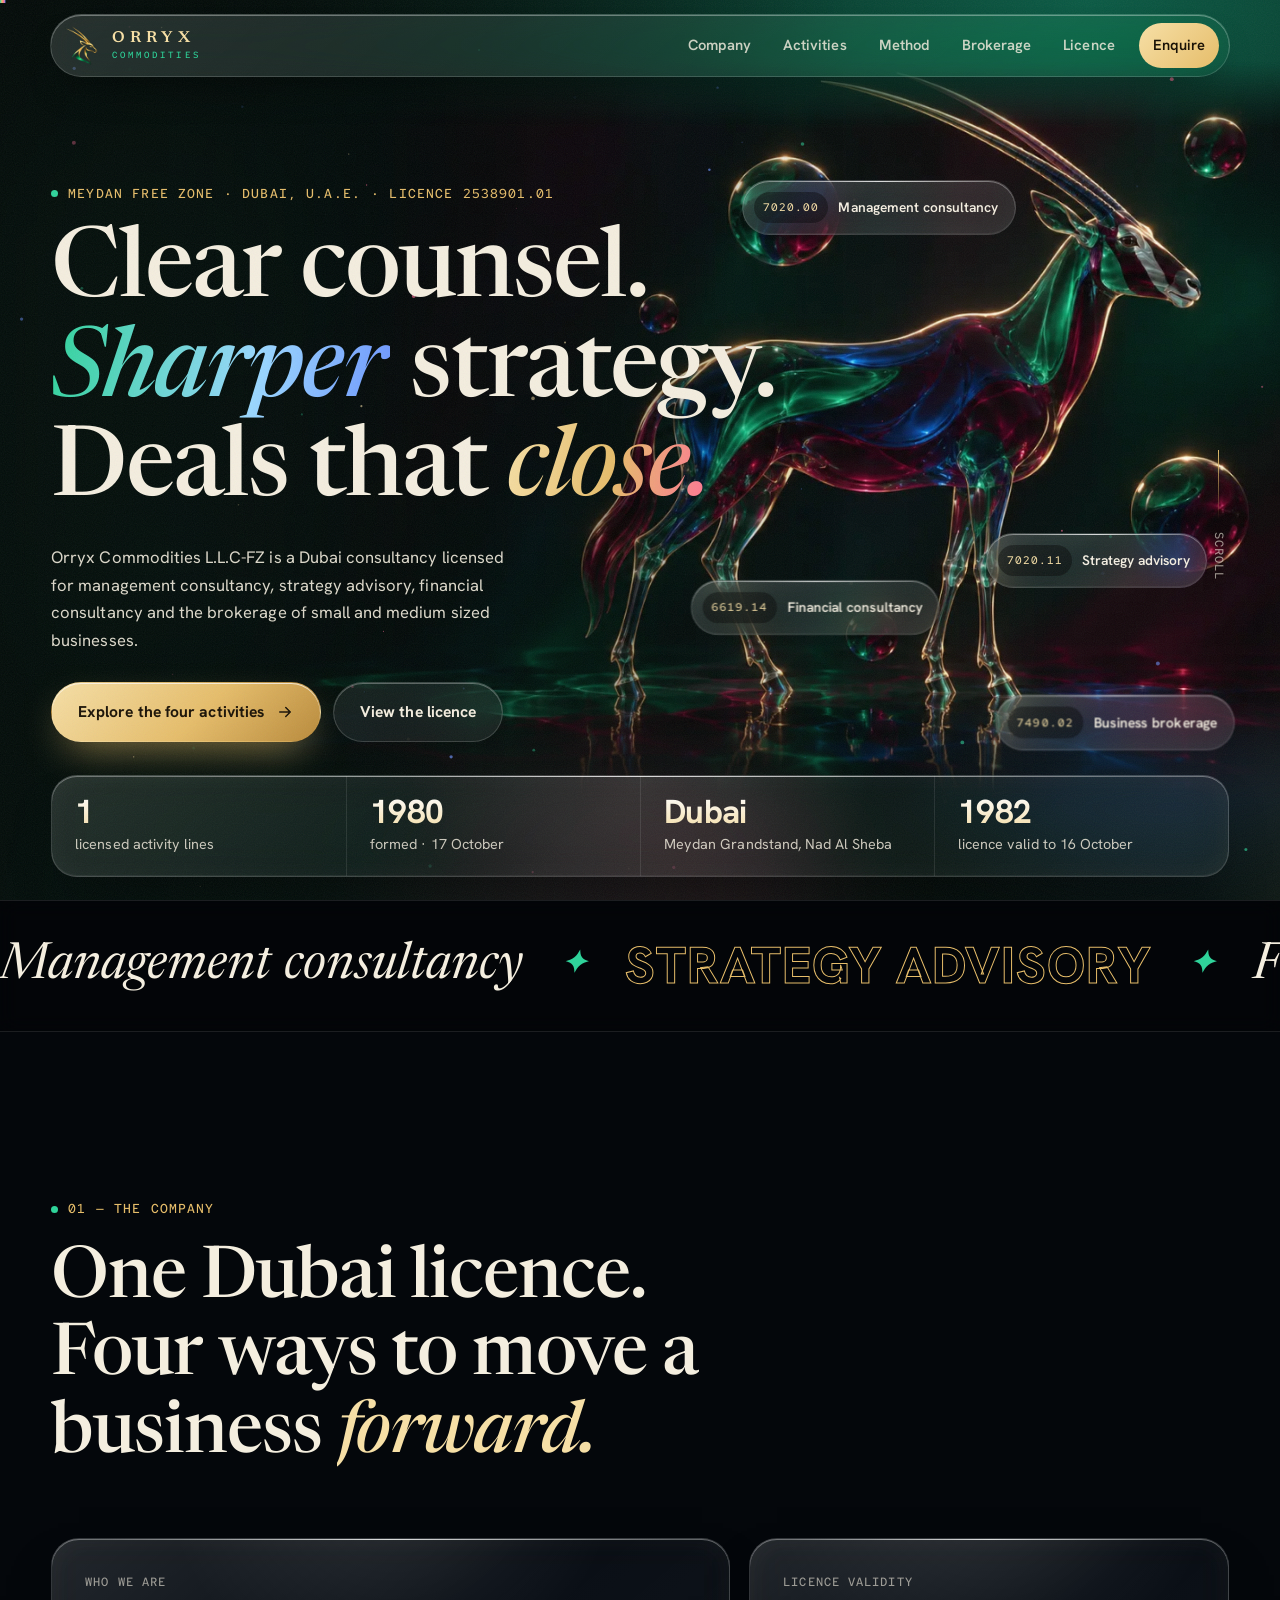
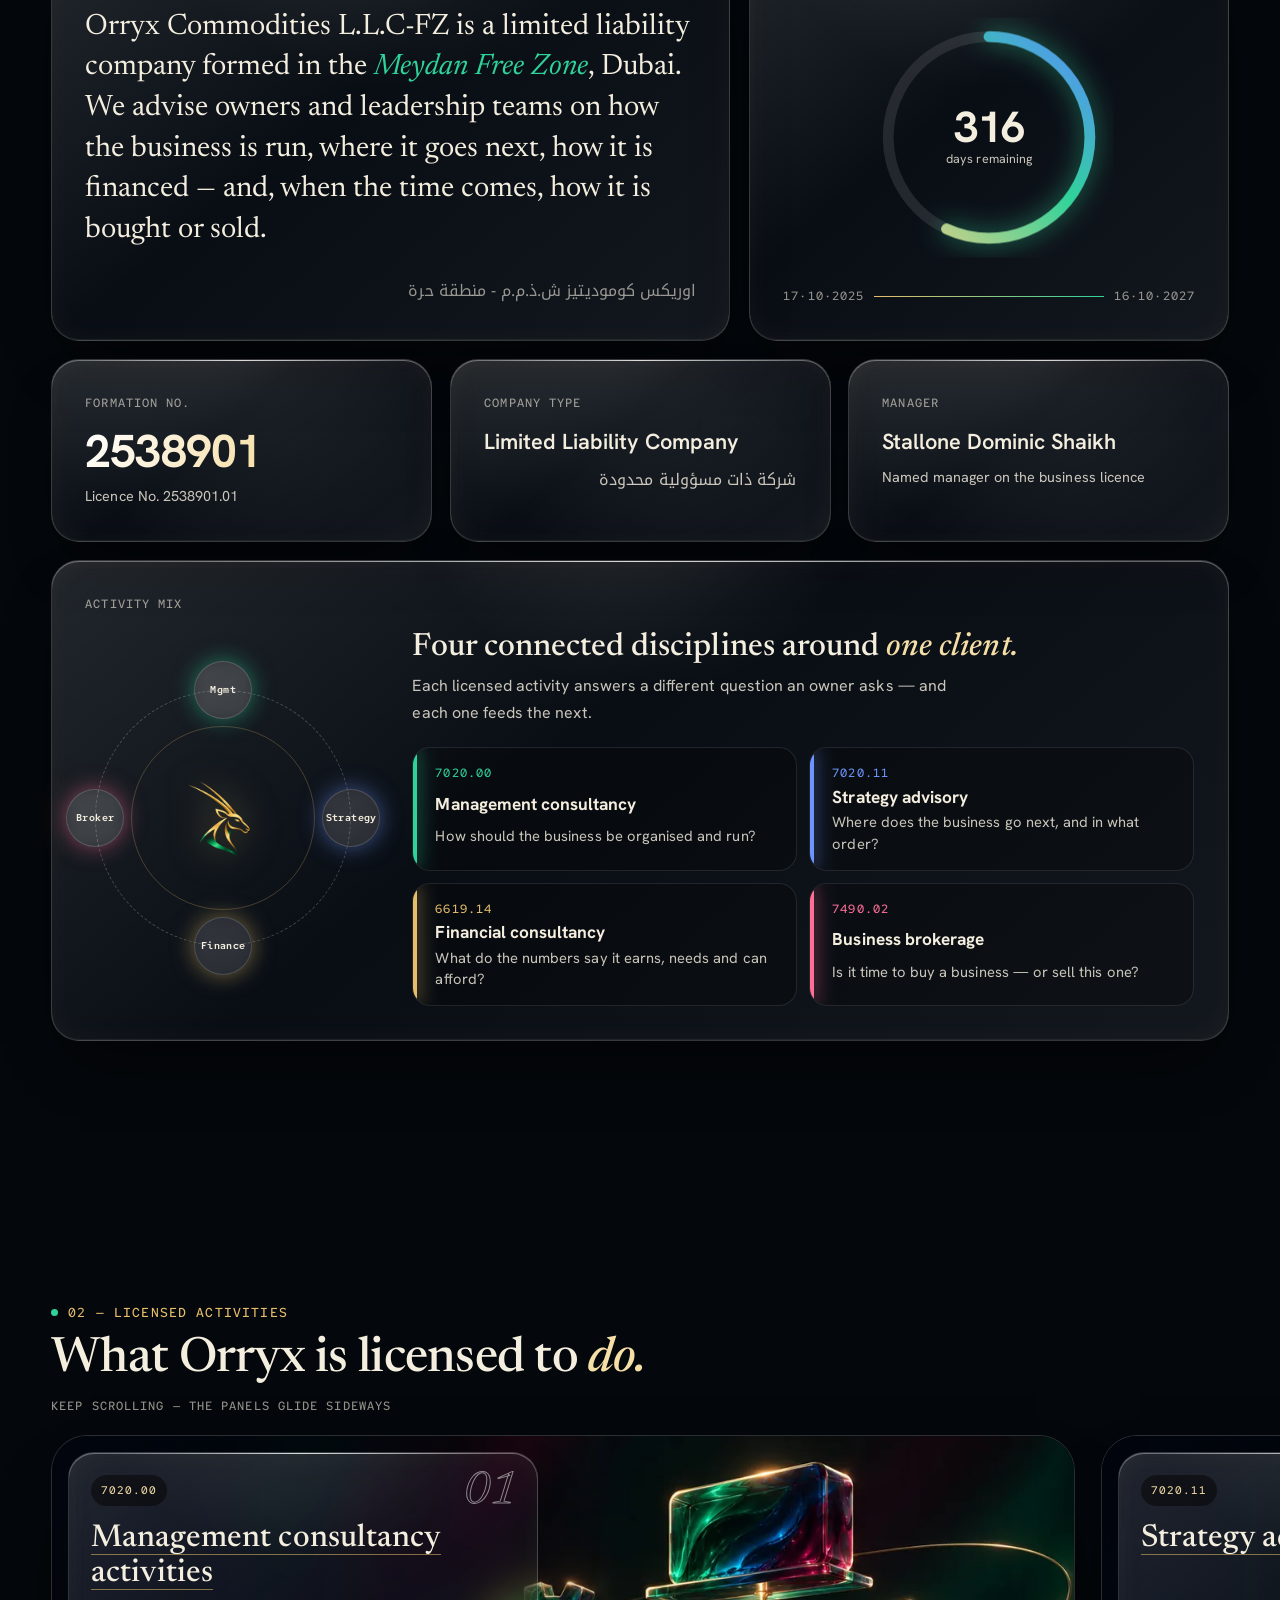
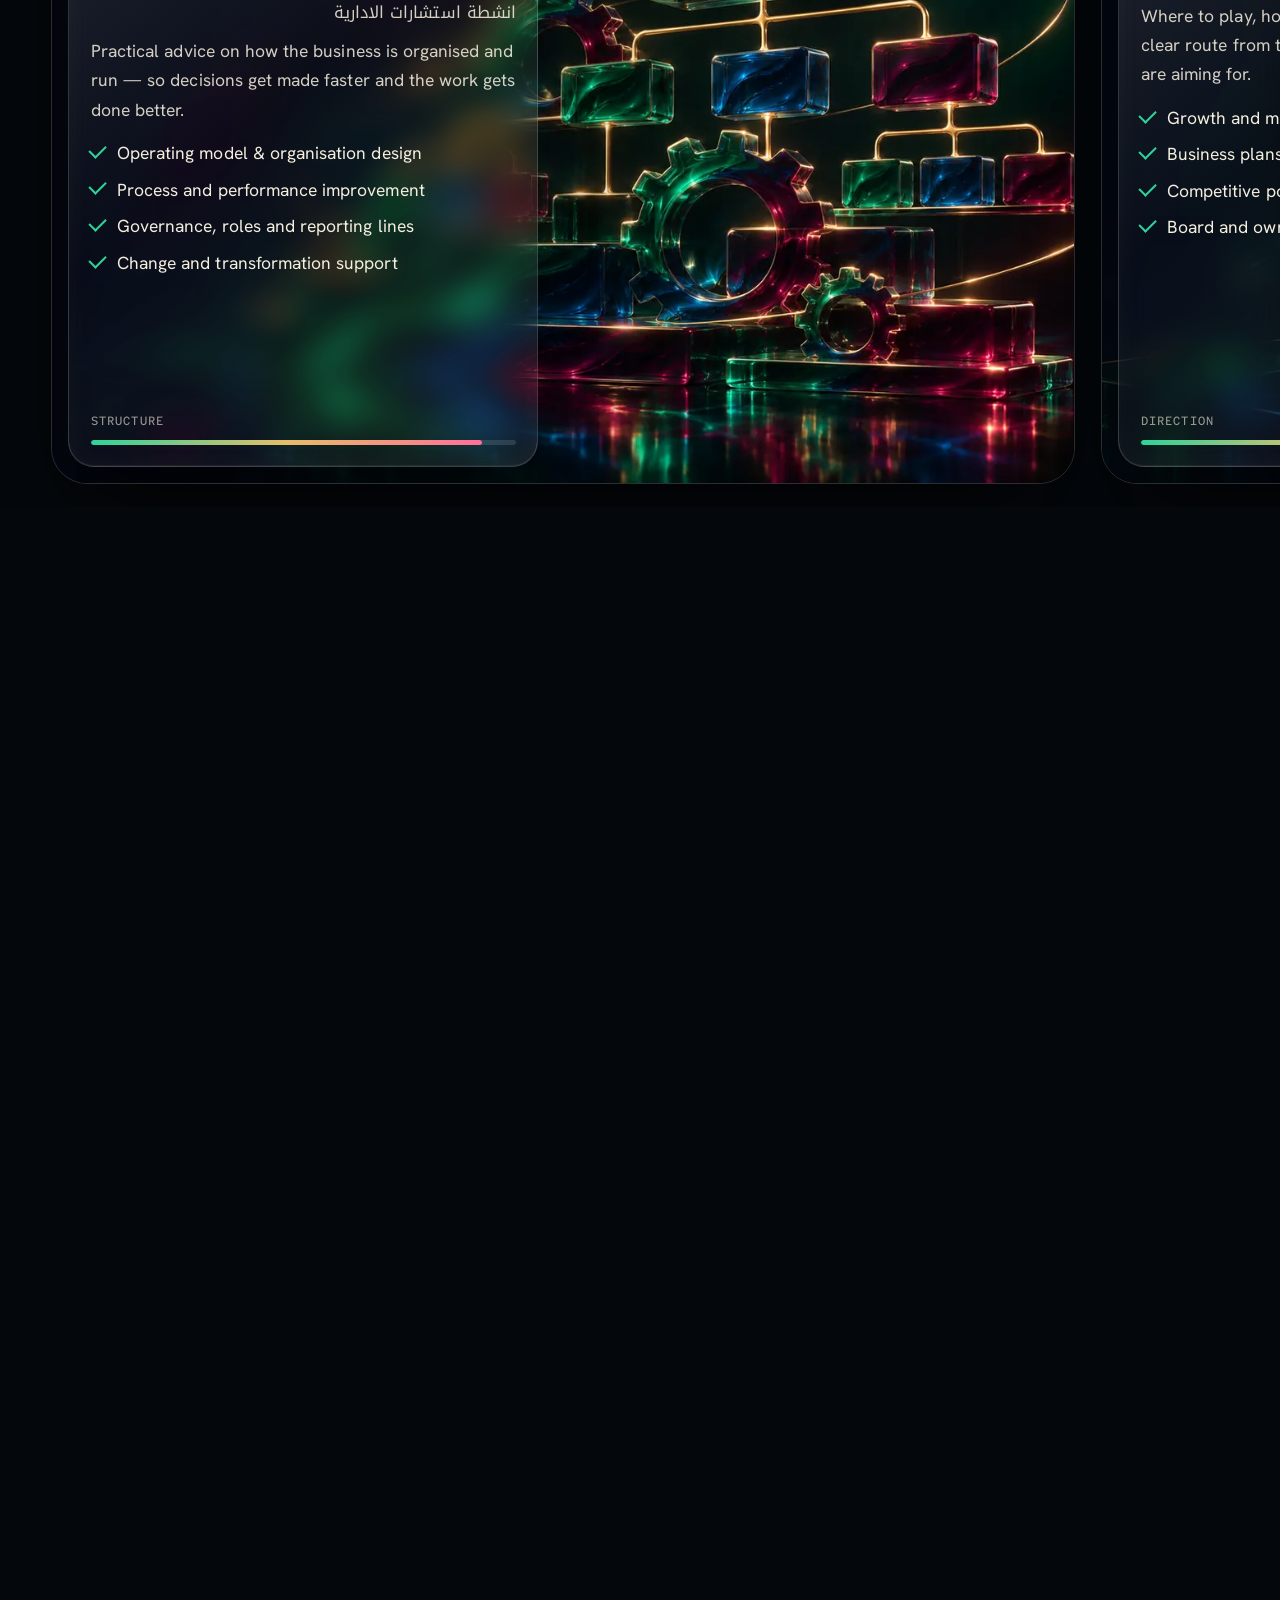
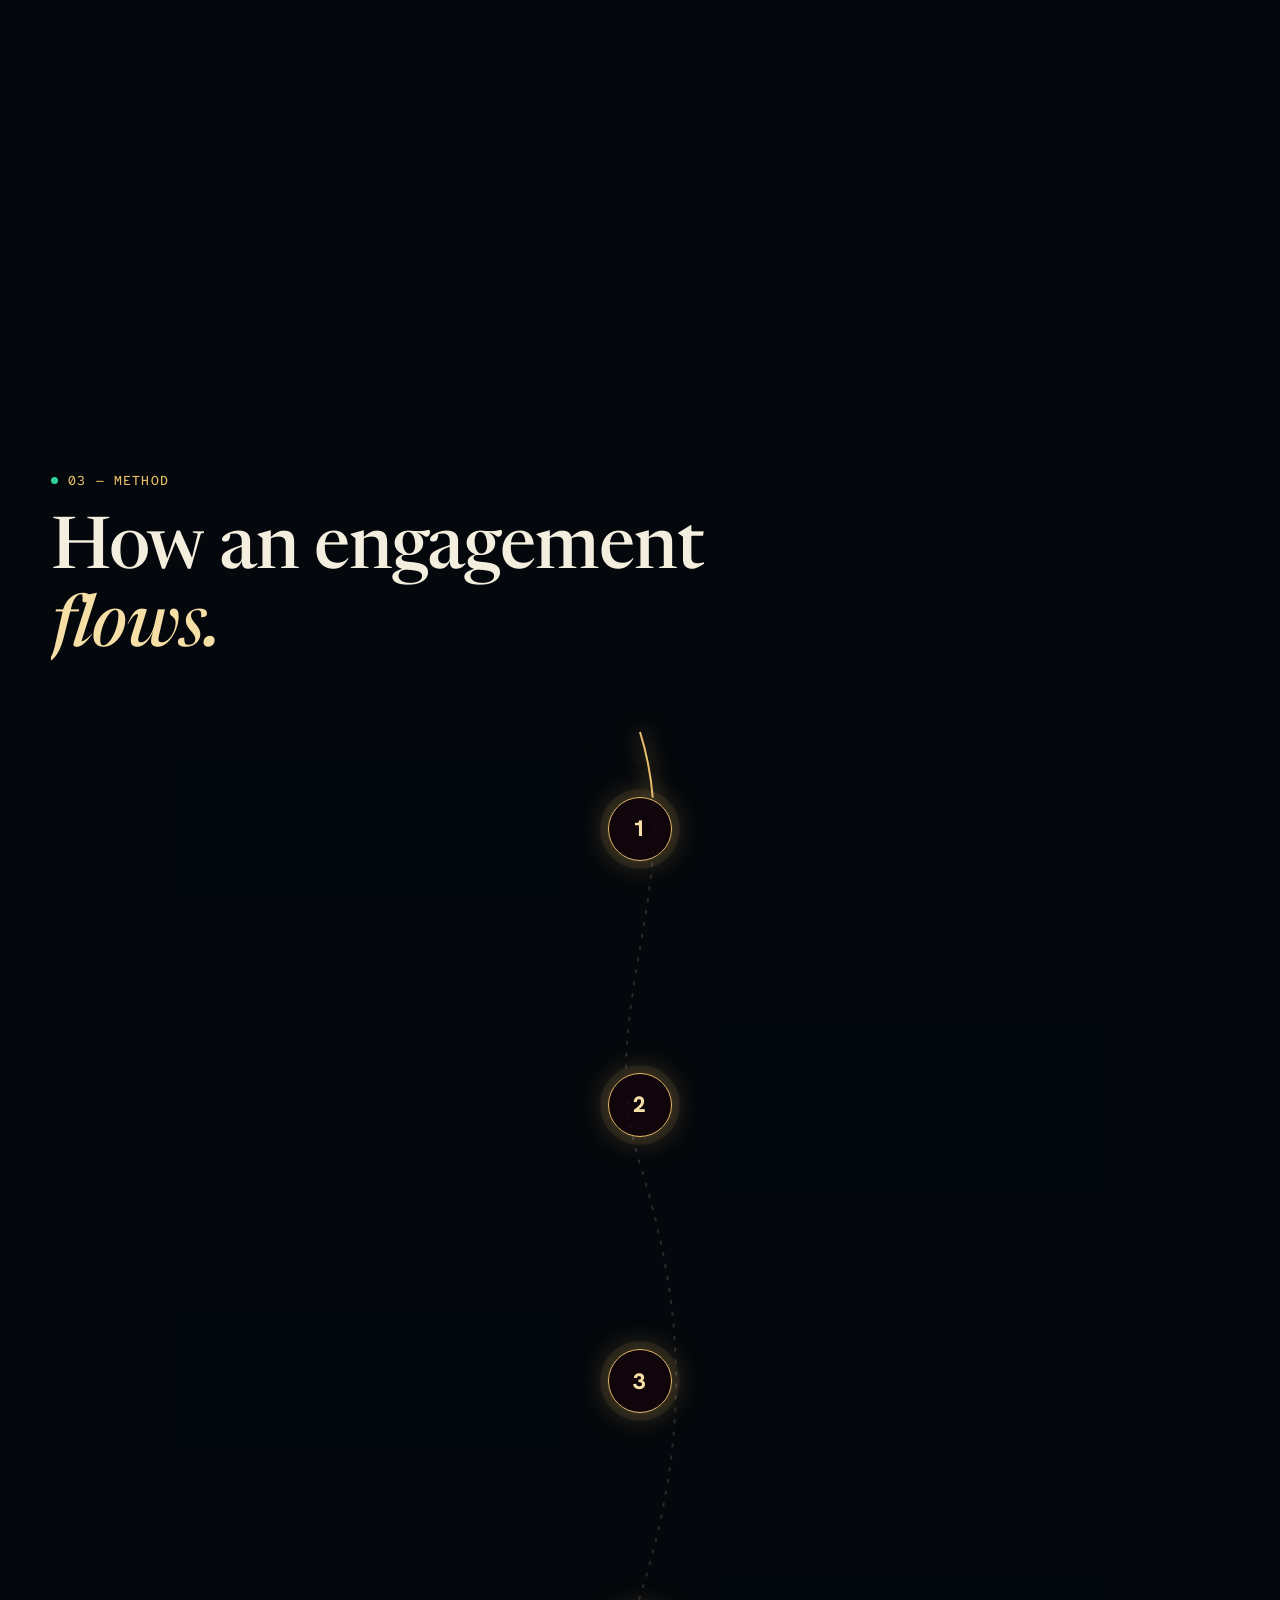
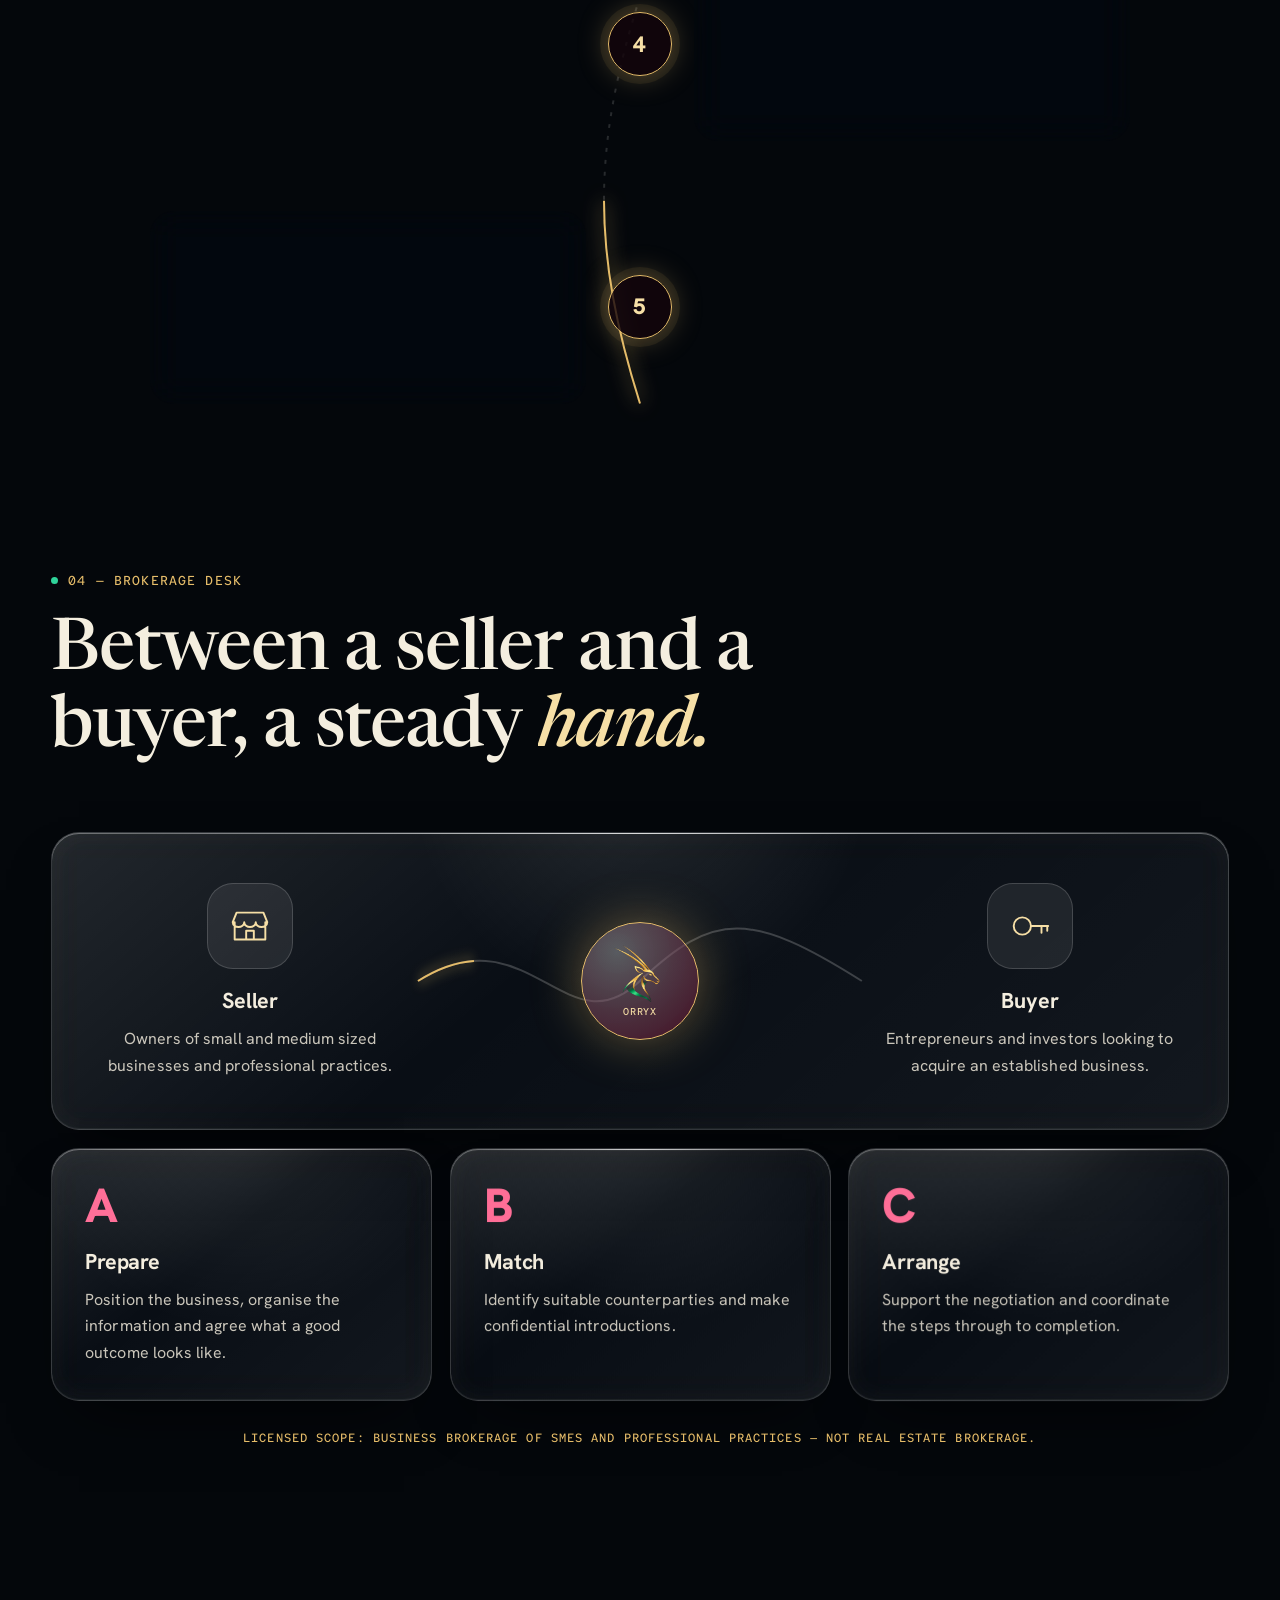
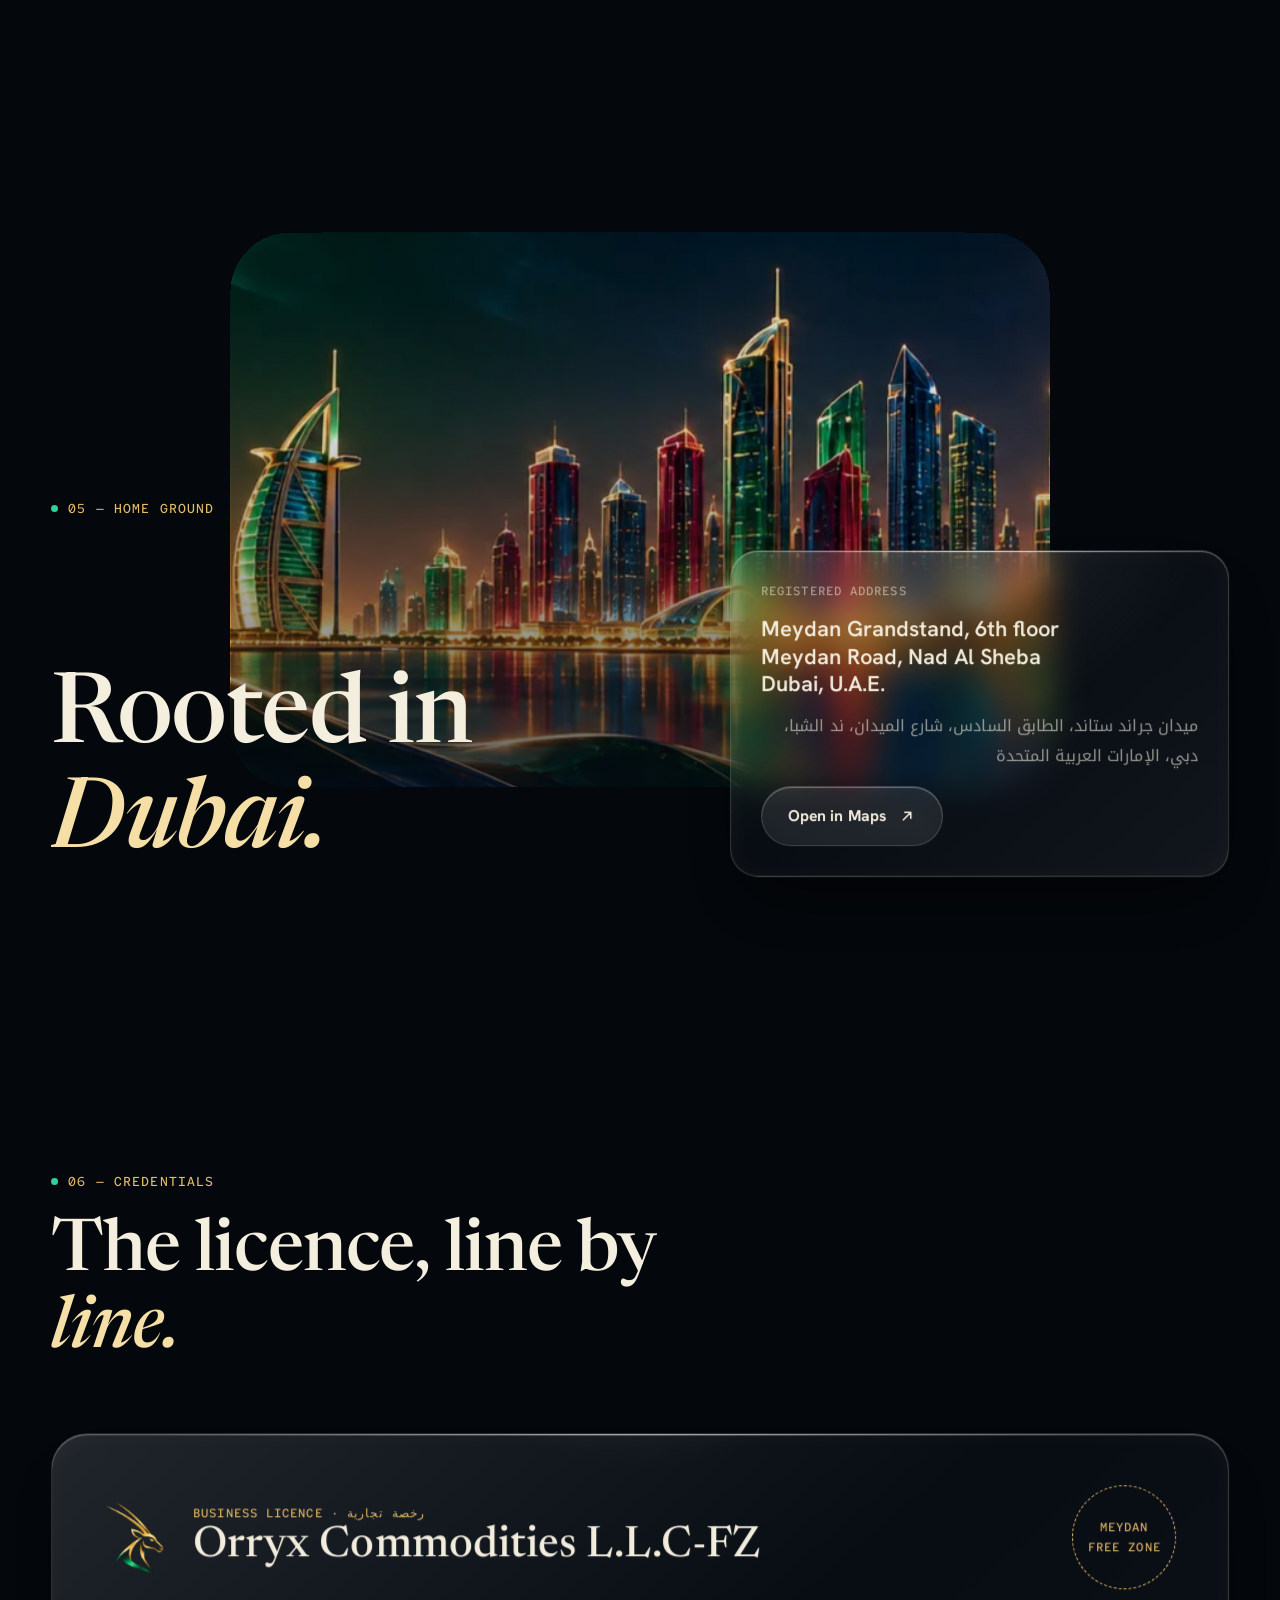
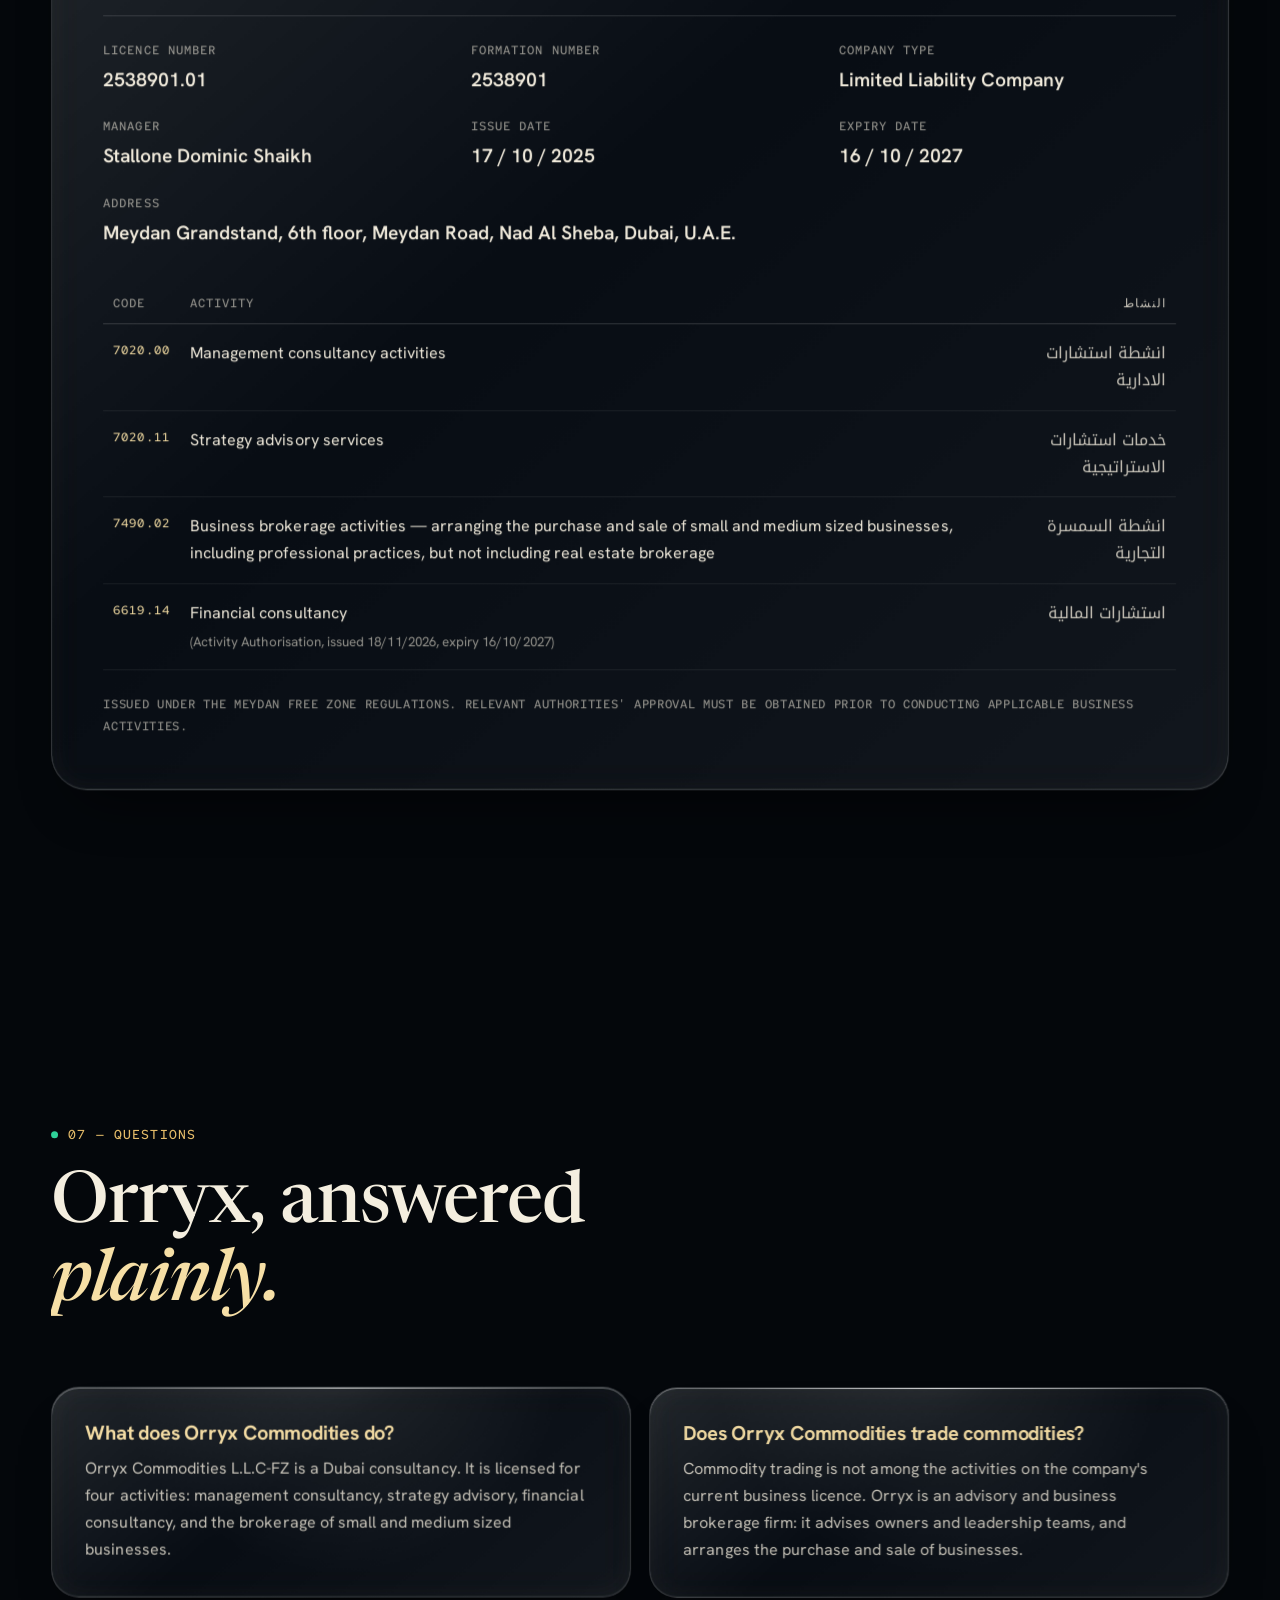
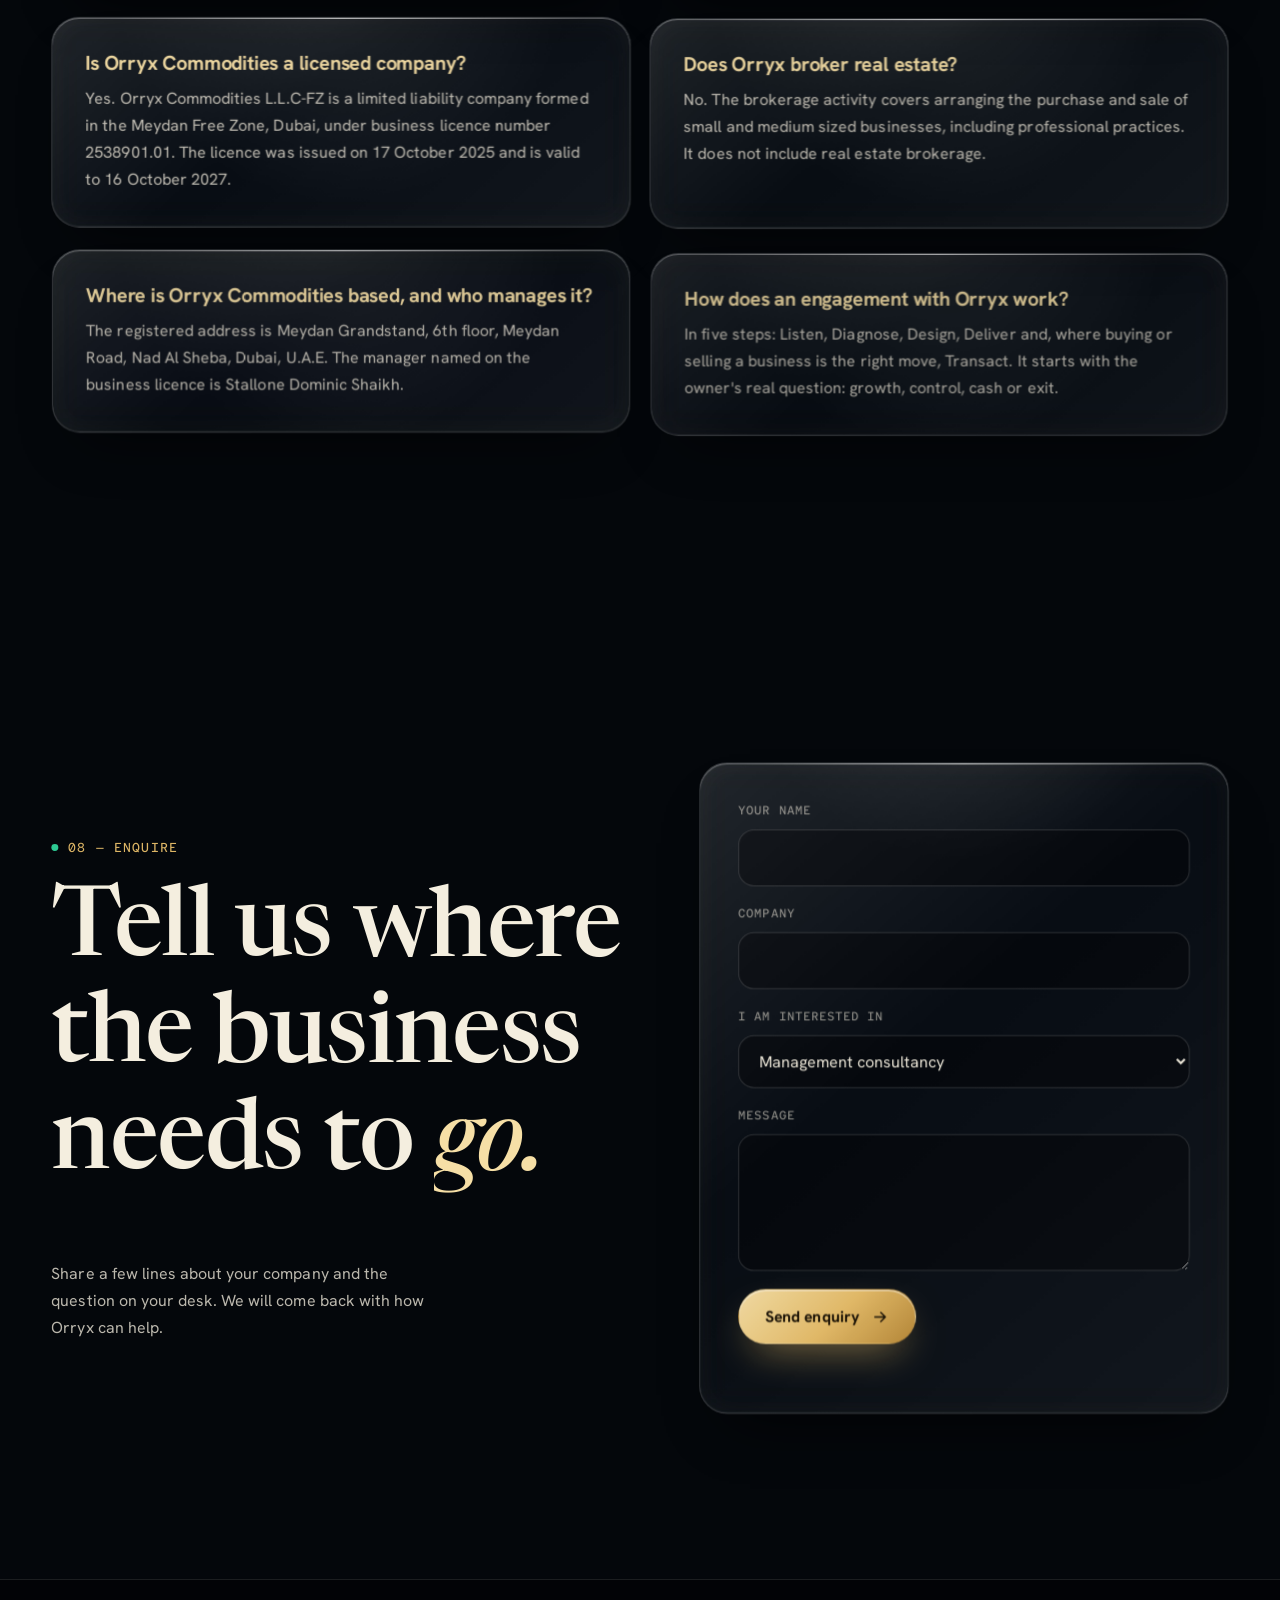
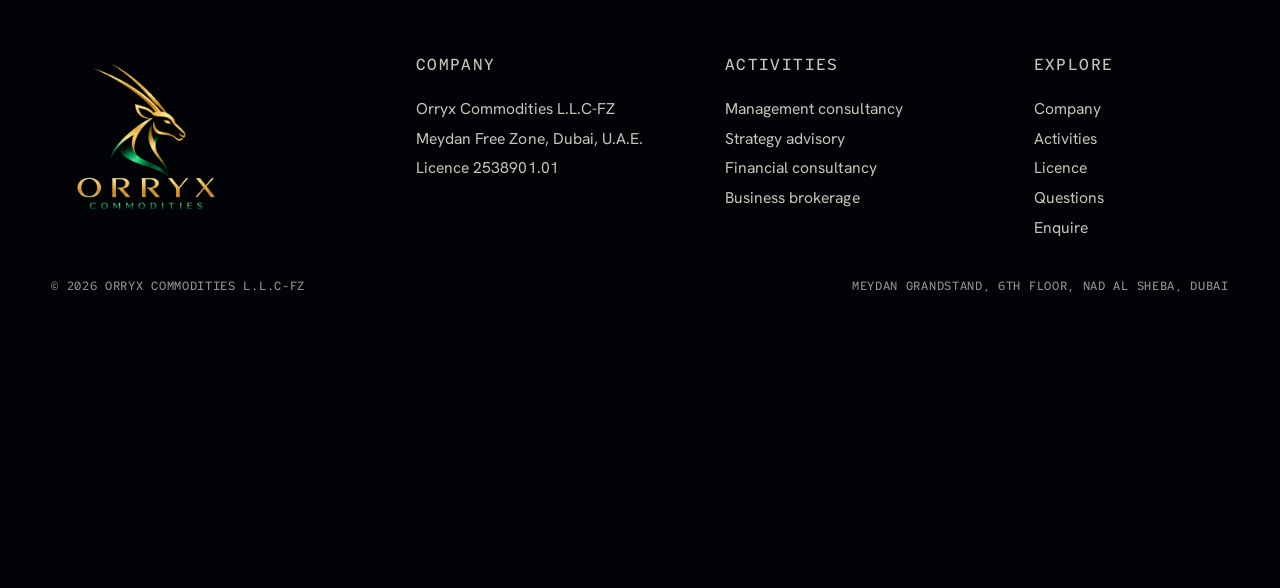
<file: index.html>
<!doctype html>
<html lang="en">
<head>
<meta charset="utf-8">
<meta name="viewport" content="width=device-width, initial-scale=1, viewport-fit=cover">
<title>Orryx Commodities | Consultancy &amp; Business Brokerage in Dubai</title>
<meta name="description" content="Orryx Commodities L.L.C-FZ is a Meydan Free Zone company in Dubai, licensed for management consultancy, strategy advisory, financial consultancy and business brokerage.">
<meta name="theme-color" content="#04110d">
<link rel="canonical" href="https://alliancestreetgoa-lang.github.io/ORRYX/">
<meta name="robots" content="index, follow, max-image-preview:large, max-snippet:-1">
<meta property="og:type" content="website">
<meta property="og:site_name" content="Orryx Commodities">
<meta property="og:title" content="Orryx Commodities | Consultancy &amp; Business Brokerage in Dubai">
<meta property="og:description" content="Orryx Commodities L.L.C-FZ is a Meydan Free Zone company in Dubai, licensed for management consultancy, strategy advisory, financial consultancy and business brokerage.">
<meta property="og:url" content="https://alliancestreetgoa-lang.github.io/ORRYX/">
<meta property="og:image" content="https://alliancestreetgoa-lang.github.io/ORRYX/assets/img/og.jpg">
<meta property="og:image:width" content="1200">
<meta property="og:image:height" content="630">
<meta property="og:image:alt" content="Glass oryx sculpture, the Orryx Commodities emblem">
<meta property="og:locale" content="en_AE">
<meta name="twitter:card" content="summary_large_image">
<meta name="twitter:title" content="Orryx Commodities | Consultancy &amp; Business Brokerage in Dubai">
<meta name="twitter:description" content="Orryx Commodities L.L.C-FZ is a Meydan Free Zone company in Dubai, licensed for management consultancy, strategy advisory, financial consultancy and business brokerage.">
<meta name="twitter:image" content="https://alliancestreetgoa-lang.github.io/ORRYX/assets/img/og.jpg">
<link rel="icon" type="image/png" sizes="64x64" href="assets/img/favicon-64.png">
<link rel="apple-touch-icon" href="assets/img/apple-touch-icon.png">
<link rel="alternate" type="text/plain" href="llms.txt" title="Plain-text company summary">
<script type="application/ld+json">
{
 "@context": "https://schema.org",
 "@graph": [
  {
   "@type": "ProfessionalService",
   "@id": "https://alliancestreetgoa-lang.github.io/ORRYX/#organization",
   "name": "Orryx Commodities L.L.C-FZ",
   "alternateName": [
    "Orryx Commodities",
    "Orryx",
    "اوريكس كوموديتيز ش.ذ.م.م - منطقة حرة"
   ],
   "legalName": "Orryx Commodities L.L.C-FZ",
   "url": "https://alliancestreetgoa-lang.github.io/ORRYX/",
   "logo": "https://alliancestreetgoa-lang.github.io/ORRYX/assets/img/logo-full.png",
   "image": "https://alliancestreetgoa-lang.github.io/ORRYX/assets/img/og.jpg",
   "description": "Dubai consultancy formed in the Meydan Free Zone, licensed for management consultancy, strategy advisory, financial consultancy and the brokerage of small and medium sized businesses. Commodity trading and real estate brokerage are not among its licensed activities.",
   "foundingDate": "2025-10-17",
   "identifier": [
    {
     "@type": "PropertyValue",
     "name": "Meydan Free Zone business licence number",
     "value": "2538901.01"
    },
    {
     "@type": "PropertyValue",
     "name": "Formation number",
     "value": "2538901"
    }
   ],
   "address": {
    "@type": "PostalAddress",
    "streetAddress": "Meydan Grandstand, 6th floor, Meydan Road, Nad Al Sheba",
    "addressLocality": "Dubai",
    "addressCountry": "AE"
   },
   "employee": {
    "@type": "Person",
    "name": "Stallone Dominic Shaikh",
    "jobTitle": "Manager"
   },
   "knowsAbout": [
    "Management consultancy",
    "Strategy advisory",
    "Financial consultancy",
    "Business brokerage of small and medium sized businesses"
   ],
   "hasOfferCatalog": {
    "@type": "OfferCatalog",
    "name": "Licensed activities",
    "itemListElement": [
     {
      "@type": "Offer",
      "itemOffered": {
       "@type": "Service",
       "name": "Management consultancy",
       "description": "Practical advice on how the business is organised and run: operating model and organisation design, process and performance improvement, governance, roles and reporting lines, change and transformation support.",
       "provider": {
        "@id": "https://alliancestreetgoa-lang.github.io/ORRYX/#organization"
       },
       "url": "https://alliancestreetgoa-lang.github.io/ORRYX/management-consultancy/"
      }
     },
     {
      "@type": "Offer",
      "itemOffered": {
       "@type": "Service",
       "name": "Strategy advisory",
       "description": "Growth and market-entry planning, business plans and strategic roadmaps, competitive positioning, and board and owner decision support.",
       "provider": {
        "@id": "https://alliancestreetgoa-lang.github.io/ORRYX/#organization"
       },
       "url": "https://alliancestreetgoa-lang.github.io/ORRYX/strategy-advisory/"
      }
     },
     {
      "@type": "Offer",
      "itemOffered": {
       "@type": "Service",
       "name": "Financial consultancy",
       "description": "Financial planning, budgets and forecasts, cash-flow and working-capital reviews, feasibility studies for new ventures, and funding and investor readiness.",
       "provider": {
        "@id": "https://alliancestreetgoa-lang.github.io/ORRYX/#organization"
       },
       "url": "https://alliancestreetgoa-lang.github.io/ORRYX/financial-consultancy/"
      }
     },
     {
      "@type": "Offer",
      "itemOffered": {
       "@type": "Service",
       "name": "Business brokerage",
       "description": "Arranging the purchase and sale of small and medium sized businesses, including professional practices. Does not include real estate brokerage.",
       "provider": {
        "@id": "https://alliancestreetgoa-lang.github.io/ORRYX/#organization"
       },
       "url": "https://alliancestreetgoa-lang.github.io/ORRYX/business-brokerage/"
      }
     }
    ]
   }
  },
  {
   "@type": "WebSite",
   "@id": "https://alliancestreetgoa-lang.github.io/ORRYX/#website",
   "url": "https://alliancestreetgoa-lang.github.io/ORRYX/",
   "name": "Orryx Commodities",
   "inLanguage": "en",
   "publisher": {
    "@id": "https://alliancestreetgoa-lang.github.io/ORRYX/#organization"
   }
  },
  {
   "@type": "FAQPage",
   "@id": "https://alliancestreetgoa-lang.github.io/ORRYX/#questions",
   "mainEntity": [
    {
     "@type": "Question",
     "name": "What does Orryx Commodities do?",
     "acceptedAnswer": {
      "@type": "Answer",
      "text": "Orryx Commodities L.L.C-FZ is a Dubai consultancy. It is licensed for four activities: management consultancy, strategy advisory, financial consultancy, and the brokerage of small and medium sized businesses."
     }
    },
    {
     "@type": "Question",
     "name": "Does Orryx Commodities trade commodities?",
     "acceptedAnswer": {
      "@type": "Answer",
      "text": "Commodity trading is not among the activities on the company's current business licence. Orryx is an advisory and business brokerage firm: it advises owners and leadership teams, and arranges the purchase and sale of businesses."
     }
    },
    {
     "@type": "Question",
     "name": "Is Orryx Commodities a licensed company?",
     "acceptedAnswer": {
      "@type": "Answer",
      "text": "Yes. Orryx Commodities L.L.C-FZ is a limited liability company formed in the Meydan Free Zone, Dubai, under business licence number 2538901.01. The licence was issued on 17 October 2025 and is valid to 16 October 2027."
     }
    },
    {
     "@type": "Question",
     "name": "Does Orryx broker real estate?",
     "acceptedAnswer": {
      "@type": "Answer",
      "text": "No. The brokerage activity covers arranging the purchase and sale of small and medium sized businesses, including professional practices. It does not include real estate brokerage."
     }
    },
    {
     "@type": "Question",
     "name": "Where is Orryx Commodities based, and who manages it?",
     "acceptedAnswer": {
      "@type": "Answer",
      "text": "The registered address is Meydan Grandstand, 6th floor, Meydan Road, Nad Al Sheba, Dubai, U.A.E. The manager named on the business licence is Stallone Dominic Shaikh."
     }
    },
    {
     "@type": "Question",
     "name": "How does an engagement with Orryx work?",
     "acceptedAnswer": {
      "@type": "Answer",
      "text": "In five steps: Listen, Diagnose, Design, Deliver and, where buying or selling a business is the right move, Transact. It starts with the owner's real question: growth, control, cash or exit."
     }
    }
   ]
  }
 ]
}
</script>
<link rel="preconnect" href="https://fonts.googleapis.com">
<link rel="preconnect" href="https://fonts.gstatic.com" crossorigin>
<link href="https://fonts.googleapis.com/css2?family=Newsreader:ital,opsz,wght@0,6..72,400..700;1,6..72,400..700&family=Hanken+Grotesk:wght@400;500;600;700;800&family=Red+Hat+Mono:wght@400;500;600&family=Noto+Kufi+Arabic:wght@400;600&display=swap" rel="stylesheet">
<link rel="preload" as="image" href="assets/img/hero.webp">
<link rel="stylesheet" href="css/style.css?v=23">
</head>
<body>

<!-- Preloader -->
<div class="loader" id="loader" aria-hidden="true">
  <img src="assets/img/mark.webp" alt="" class="loader__mark">
  <div class="loader__bar"><i id="loaderBar"></i></div>
  <div class="loader__num mono"><span id="loaderNum">0</span>%</div>
</div>

<!-- Ambient layers -->
<div class="tones" aria-hidden="true">
  <div class="tone tone--emerald is-on" data-tone-layer="emerald"></div>
  <div class="tone tone--sapphire" data-tone-layer="sapphire"></div>
  <div class="tone tone--wine" data-tone-layer="wine"></div>
  <div class="blob blob--a"></div><div class="blob blob--b"></div><div class="blob blob--c"></div>
</div>
<div class="grain" aria-hidden="true"></div>
<div class="progress" aria-hidden="true"><i id="progressBar"></i></div>
<div class="cursor" id="cursor" aria-hidden="true"><i></i></div>

<!-- Nav -->
<header class="nav" id="nav">
  <a href="#top" class="nav__brand" aria-label="Orryx Commodities home">
    <img src="assets/img/mark.webp" alt="">
    <span><b>ORRYX</b><em>COMMODITIES</em></span>
  </a>
  <nav class="nav__links" id="navLinks" aria-label="Main">
    <a href="#company">Company</a>
    <a href="#activities">Activities</a>
    <a href="#method">Method</a>
    <a href="#brokerage">Brokerage</a>
    <a href="#licence">Licence</a>
    <a href="#contact" class="nav__cta">Enquire</a>
  </nav>
  <button class="nav__burger" id="burger" aria-label="Open menu" aria-expanded="false"><i></i><i></i></button>
</header>

<main id="top">

<!-- ================= HERO ================= -->
<section class="hero" data-tone="emerald">
  <div class="hero__media" aria-hidden="true">
    <img src="assets/img/hero.webp" alt="" id="heroImg" fetchpriority="high">
    <div class="hero__sweep"></div>
    <div class="hero__shade"></div>
  </div>
  <canvas class="hero__dust" id="dust" aria-hidden="true"></canvas>

  <div class="hero__chips" aria-hidden="true">
    <div class="chip glass" data-depth="26" style="--x:58%;--y:20%"><span class="mono">7020.00</span>Management consultancy</div>
    <div class="chip glass" data-depth="-18" style="--x:77%;--y:60%"><span class="mono">7020.11</span>Strategy advisory</div>
    <div class="chip glass" data-depth="32" style="--x:54%;--y:66%"><span class="mono">6619.14</span>Financial consultancy</div>
    <div class="chip glass" data-depth="-24" style="--x:78%;--y:78%"><span class="mono">7490.02</span>Business brokerage</div>
  </div>

  <div class="hero__inner wrap">
    <p class="kicker mono hero__kicker"><i class="dot"></i>Meydan Free Zone · Dubai, U.A.E.<span class="hero__lic"> · Licence 2538901.01</span></p>
    <h1 class="hero__title">
      <span class="line"><span>Clear counsel.</span></span>
      <span class="line"><span><em>Sharper</em> strategy.</span></span>
      <span class="line"><span>Deals that <em class="gold">close.</em></span></span>
    </h1>
    <p class="hero__lede">Orryx Commodities L.L.C-FZ is a Dubai consultancy licensed for management consultancy, strategy advisory, financial consultancy and the brokerage of small and medium sized businesses.</p>
    <div class="hero__actions">
      <a href="#activities" class="btn btn--gold" data-magnetic><span>Explore <i class="hide-s">the four </i>activities</span><svg viewBox="0 0 24 24"><path d="M5 12h14M13 6l6 6-6 6"/></svg></a>
      <a href="#licence" class="btn btn--glass" data-magnetic><span>View the licence</span></a>
    </div>
  </div>

  <div class="hero__stats wrap">
    <div class="statbar glass">
      <div><b><span data-count="4">4</span></b><small>licensed activity lines</small></div>
      <div><b><span data-count="2025" data-plain>2025</span></b><small>formed · 17 October</small></div>
      <div><b>Dubai</b><small>Meydan Grandstand, Nad Al Sheba</small></div>
      <div><b><span data-count="2027" data-plain>2027</span></b><small>licence valid to 16 October</small></div>
    </div>
  </div>
  <a href="#company" class="hero__scroll mono" aria-label="Scroll down"><i></i>Scroll</a>
</section>

<!-- Marquee -->
<div class="marquee" aria-hidden="true">
  <div class="marquee__track">
    <span>Management consultancy</span><b>✦</b><span class="alt">Strategy advisory</span><b>✦</b><span>Financial consultancy</span><b>✦</b><span class="alt">Business brokerage</span><b>✦</b>
    <span>Management consultancy</span><b>✦</b><span class="alt">Strategy advisory</span><b>✦</b><span>Financial consultancy</span><b>✦</b><span class="alt">Business brokerage</span><b>✦</b>
  </div>
</div>

<!-- ================= COMPANY ================= -->
<section class="section company" id="company" data-tone="emerald">
  <div class="wrap">
    <p class="kicker mono" data-reveal><i class="dot"></i>01 — The company</p>
    <h2 class="h2" data-split>One Dubai licence. Four ways to move a business forward.</h2>

    <div class="bento">
      <article class="card glass bento__a" data-reveal data-tilt>
        <p class="mono label">Who we are</p>
        <p class="big">Orryx Commodities L.L.C-FZ is a limited liability company formed in the <em>Meydan Free Zone</em>, Dubai. We advise owners and leadership teams on how the business is run, where it goes next, how it is financed — and, when the time comes, how it is bought or sold.</p>
        <p class="ar" lang="ar" dir="rtl">اوريكس كوموديتيز ش.ذ.م.م - منطقة حرة</p>
      </article>

      <article class="card glass bento__b" data-reveal data-tilt>
        <p class="mono label">Licence validity</p>
        <div class="ring">
          <svg viewBox="0 0 200 200" aria-hidden="true">
            <defs><linearGradient id="rg" x1="0" y1="0" x2="1" y2="1"><stop offset="0" stop-color="#f0cf85"/><stop offset=".55" stop-color="#2fd39a"/><stop offset="1" stop-color="#5a8bff"/></linearGradient></defs>
            <circle cx="100" cy="100" r="84" class="ring__bg"/>
            <circle cx="100" cy="100" r="84" class="ring__fg" id="ringFg" stroke="url(#rg)"/>
          </svg>
          <div class="ring__mid"><b id="daysLeft">—</b><small>days remaining</small></div>
        </div>
        <div class="ring__legend mono"><span>17·10·2025</span><i></i><span>16·10·2027</span></div>
      </article>

      <article class="card glass bento__c" data-reveal data-tilt>
        <p class="mono label">Formation No.</p>
        <p class="num"><span data-count="2538901" data-plain>2538901</span></p>
        <p class="sub">Licence No. 2538901.01</p>
      </article>

      <article class="card glass bento__d" data-reveal data-tilt>
        <p class="mono label">Company type</p>
        <p class="mid">Limited Liability Company</p>
        <p class="sub ar" lang="ar" dir="rtl">شركة ذات مسؤولية محدودة</p>
      </article>

      <article class="card glass bento__e" data-reveal data-tilt>
        <p class="mono label">Manager</p>
        <p class="mid">Stallone Dominic Shaikh</p>
        <p class="sub">Named manager on the business licence</p>
      </article>

      <article class="card glass bento__f" data-reveal data-tilt>
        <p class="mono label">Activity mix</p>
        <div class="orbit" aria-hidden="true">
          <div class="orbit__ring r1"></div><div class="orbit__ring r2"></div>
          <img src="assets/img/mark.webp" alt="" class="orbit__core">
          <div class="orbit__spin">
            <span class="node n1"><i>Mgmt</i></span><span class="node n2"><i>Strategy</i></span>
            <span class="node n3"><i>Finance</i></span><span class="node n4"><i>Broker</i></span>
          </div>
        </div>
        <div class="mix">
          <h3 class="mix__title">Four connected disciplines around <em>one client.</em></h3>
          <p class="mix__lede">Each licensed activity answers a different question an owner asks — and each one feeds the next.</p>
          <div class="mix__grid">
            <a href="management-consultancy/" class="mix__item" style="--c:var(--emerald-hi)"><span class="mono">7020.00</span><b>Management consultancy</b><small>How should the business be organised and run?</small></a>
            <a href="strategy-advisory/" class="mix__item" style="--c:var(--sapphire-hi)"><span class="mono">7020.11</span><b>Strategy advisory</b><small>Where does the business go next, and in what order?</small></a>
            <a href="financial-consultancy/" class="mix__item" style="--c:var(--gold)"><span class="mono">6619.14</span><b>Financial consultancy</b><small>What do the numbers say it earns, needs and can afford?</small></a>
            <a href="business-brokerage/" class="mix__item" style="--c:var(--wine-hi)"><span class="mono">7490.02</span><b>Business brokerage</b><small>Is it time to buy a business — or sell this one?</small></a>
          </div>
        </div>
      </article>
    </div>
  </div>
</section>

<!-- ================= ACTIVITIES (horizontal) ================= -->
<section class="activities" id="activities" data-tone="sapphire">
  <div class="activities__head wrap">
    <p class="kicker mono" data-reveal><i class="dot"></i>02 — Licensed activities</p>
    <h2 class="h2" data-split>What Orryx is licensed to do.</h2>
    <p class="hint mono" data-reveal><span class="hint__d">Keep scrolling — the panels glide sideways</span><span class="hint__m">Swipe through the four activities</span></p>
  </div>

  <div class="track" id="track">
    <article class="panel">
      <div class="panel__img"><img src="assets/img/management.webp" alt="Liquid glass organisation structure with interlocking gears" loading="lazy"></div>
      <div class="panel__body glass">
        <div class="panel__top"><span class="code mono">7020.00</span><span class="idx">01</span></div>
        <h3><a href="management-consultancy/">Management consultancy activities</a></h3>
        <p class="ar" lang="ar" dir="rtl">انشطة استشارات الادارية</p>
        <p>Practical advice on how the business is organised and run — so decisions get made faster and the work gets done better.</p>
        <ul class="ticks"><li>Operating model &amp; organisation design</li><li>Process and performance improvement</li><li>Governance, roles and reporting lines</li><li>Change and transformation support</li></ul>
        <div class="meter"><span class="mono">Structure</span><i style="--v:.92"></i></div>
      </div>
    </article>

    <article class="panel">
      <div class="panel__img"><img src="assets/img/strategy.webp" alt="Glass chess pieces with a golden route to a summit" loading="lazy"></div>
      <div class="panel__body glass">
        <div class="panel__top"><span class="code mono">7020.11</span><span class="idx">02</span></div>
        <h3><a href="strategy-advisory/">Strategy advisory services</a></h3>
        <p class="ar" lang="ar" dir="rtl">خدمات استشارات الاستراتيجية</p>
        <p>Where to play, how to win and what to do first. A clear route from today's position to the summit you are aiming for.</p>
        <ul class="ticks"><li>Growth and market-entry planning</li><li>Business plans and strategic roadmaps</li><li>Competitive positioning</li><li>Board and owner decision support</li></ul>
        <div class="meter"><span class="mono">Direction</span><i style="--v:.88"></i></div>
      </div>
    </article>

    <article class="panel">
      <div class="panel__img"><img src="assets/img/finance.webp" alt="Rising glass columns, coins and a golden trend line" loading="lazy"></div>
      <div class="panel__body glass">
        <div class="panel__top"><span class="code mono">6619.14</span><span class="idx">03</span></div>
        <h3><a href="financial-consultancy/">Financial consultancy</a></h3>
        <p class="ar" lang="ar" dir="rtl">استشارات المالية</p>
        <p>Consultancy on the numbers behind the plan — so owners understand what the business earns, needs and can afford.</p>
        <ul class="ticks"><li>Financial planning, budgets and forecasts</li><li>Cash-flow and working-capital reviews</li><li>Feasibility studies for new ventures</li><li>Funding and investor readiness</li></ul>
        <div class="meter"><span class="mono">Clarity</span><i style="--v:.9"></i></div>
        <p class="fine mono">Activity authorisation issued 18·11·2026 under Meydan Free Zone regulations.</p>
      </div>
    </article>

    <article class="panel">
      <div class="panel__img"><img src="assets/img/brokerage.webp" alt="Glass handshake above a small storefront and a key" loading="lazy"></div>
      <div class="panel__body glass">
        <div class="panel__top"><span class="code mono">7490.02</span><span class="idx">04</span></div>
        <h3><a href="business-brokerage/">Business brokerage activities</a></h3>
        <p class="ar" lang="ar" dir="rtl">انشطة السمسرة التجارية</p>
        <p>Arranging the purchase and sale of small and medium sized businesses, including professional practices.</p>
        <ul class="ticks"><li>Preparing a business for sale</li><li>Finding and introducing buyers or sellers</li><li>Supporting negotiation and terms</li><li>Coordinating the path to completion</li></ul>
        <div class="meter"><span class="mono">Completion</span><i style="--v:.86"></i></div>
        <p class="fine mono">Does not include real estate brokerage.</p>
      </div>
    </article>
  </div>
</section>

<!-- ================= METHOD ================= -->
<section class="section method" id="method" data-tone="wine">
  <div class="wrap">
    <p class="kicker mono" data-reveal><i class="dot"></i>03 — Method</p>
    <h2 class="h2" data-split>How an engagement flows.</h2>

    <div class="flow">
      <svg class="flow__line" viewBox="0 0 100 1000" preserveAspectRatio="none" aria-hidden="true">
        <path d="M50 0 C 90 120, 10 220, 50 340 S 90 560, 50 680 S 10 880, 50 1000" class="flow__bg"/>
        <path d="M50 0 C 90 120, 10 220, 50 340 S 90 560, 50 680 S 10 880, 50 1000" class="flow__fg" id="flowPath"/>
      </svg>
      <ol class="flow__steps">
        <li class="step" data-step><div class="step__n">1</div><div class="step__c glass"><h3>Listen</h3><p>We start with the owner's real question — growth, control, cash or exit — and the facts behind it.</p><span class="mono">Brief · data · interviews</span></div></li>
        <li class="step" data-step><div class="step__n">2</div><div class="step__c glass"><h3>Diagnose</h3><p>We examine how the business is run and how the numbers behave, and separate symptoms from causes.</p><span class="mono">Management + financial review</span></div></li>
        <li class="step" data-step><div class="step__n">3</div><div class="step__c glass"><h3>Design</h3><p>We set out the options, a recommended strategy and the plan to reach it — in plain language.</p><span class="mono">Strategy · roadmap · budget</span></div></li>
        <li class="step" data-step><div class="step__n">4</div><div class="step__c glass"><h3>Deliver</h3><p>We stay alongside management while the plan is carried out, and adjust as results arrive.</p><span class="mono">Implementation support</span></div></li>
        <li class="step" data-step><div class="step__n">5</div><div class="step__c glass"><h3>Transact</h3><p>When buying or selling a business is the right move, our brokerage desk arranges the deal.</p><span class="mono">Buyer–seller introduction</span></div></li>
      </ol>
    </div>
  </div>
</section>

<!-- ================= BROKERAGE INFOGRAPHIC ================= -->
<section class="section brokerage" id="brokerage" data-tone="wine">
  <div class="wrap">
    <p class="kicker mono" data-reveal><i class="dot"></i>04 — Brokerage desk</p>
    <h2 class="h2" data-split>Between a seller and a buyer, a steady hand.</h2>

    <div class="deal glass" data-reveal>
      <div class="deal__side">
        <div class="deal__icon"><svg viewBox="0 0 48 48"><path d="M6 20l4-10h28l4 10M8 20v18h32V20M6 20c0 3 3 5 6 5s6-2 6-5c0 3 3 5 6 5s6-2 6-5c0 3 3 5 6 5s6-2 6-5M20 38V29h8v9"/></svg></div>
        <h3>Seller</h3><p>Owners of small and medium sized businesses and professional practices.</p>
      </div>
      <div class="deal__mid">
        <svg viewBox="0 0 600 120" preserveAspectRatio="none" aria-hidden="true">
          <path d="M0 60 C 150 0, 200 120, 300 60 S 450 0, 600 60" class="deal__wire"/>
          <path d="M0 60 C 150 0, 200 120, 300 60 S 450 0, 600 60" class="deal__pulse" id="dealPulse"/>
        </svg>
        <div class="deal__hub"><img src="assets/img/mark.webp" alt=""><span class="mono">ORRYX</span></div>
      </div>
      <div class="deal__side">
        <div class="deal__icon"><svg viewBox="0 0 48 48"><circle cx="16" cy="24" r="9"/><path d="M25 24h18M36 24v7M42 24v5"/></svg></div>
        <h3>Buyer</h3><p>Entrepreneurs and investors looking to acquire an established business.</p>
      </div>
    </div>

    <div class="trio">
      <div class="card glass" data-reveal data-tilt><span class="trio__n">A</span><h3>Prepare</h3><p>Position the business, organise the information and agree what a good outcome looks like.</p></div>
      <div class="card glass" data-reveal data-tilt><span class="trio__n">B</span><h3>Match</h3><p>Identify suitable counterparties and make confidential introductions.</p></div>
      <div class="card glass" data-reveal data-tilt><span class="trio__n">C</span><h3>Arrange</h3><p>Support the negotiation and coordinate the steps through to completion.</p></div>
    </div>
    <p class="note mono" data-reveal>Licensed scope: business brokerage of SMEs and professional practices — not real estate brokerage.</p>
  </div>
</section>

<!-- ================= DUBAI ================= -->
<section class="dubai" data-tone="sapphire">
  <div class="dubai__media" aria-hidden="true"><img src="assets/img/dubai.webp" alt="" id="dubaiImg" loading="lazy"><div class="dubai__shade"></div></div>
  <div class="wrap dubai__inner">
    <p class="kicker mono" data-reveal><i class="dot"></i>05 — Home ground</p>
    <h2 class="h2 h2--xl" data-split>Rooted in Dubai.</h2>
    <div class="dubai__card glass" data-reveal data-tilt>
      <p class="mono label">Registered address</p>
      <p class="mid">Meydan Grandstand, 6th floor<br>Meydan Road, Nad Al Sheba<br>Dubai, U.A.E.</p>
      <p class="ar" lang="ar" dir="rtl">ميدان جراند ستاند، الطابق السادس، شارع الميدان، ند الشبا، دبي، الإمارات العربية المتحدة</p>
      <a class="btn btn--glass btn--sm" target="_blank" rel="noopener" href="https://www.google.com/maps/search/?api=1&query=Meydan+Grandstand+Dubai" data-magnetic><span>Open in Maps</span><svg viewBox="0 0 24 24"><path d="M7 17L17 7M9 7h8v8"/></svg></a>
    </div>
  </div>
</section>

<!-- ================= LICENCE ================= -->
<section class="section licence" id="licence" data-tone="emerald">
  <div class="wrap">
    <p class="kicker mono" data-reveal><i class="dot"></i>06 — Credentials</p>
    <h2 class="h2" data-split>The licence, line by line.</h2>

    <div class="cert glass" data-reveal data-tilt data-tilt-soft>
      <div class="cert__head">
        <img src="assets/img/mark.webp" alt="">
        <div><p class="mono">Business Licence · رخصة تجارية</p><h3>Orryx Commodities L.L.C-FZ</h3></div>
        <span class="cert__seal mono">Meydan<br>Free Zone</span>
      </div>
      <dl class="cert__grid">
        <div><dt>Licence number</dt><dd>2538901.01</dd></div>
        <div><dt>Formation number</dt><dd>2538901</dd></div>
        <div><dt>Company type</dt><dd>Limited Liability Company</dd></div>
        <div><dt>Manager</dt><dd>Stallone Dominic Shaikh</dd></div>
        <div><dt>Issue date</dt><dd>17 / 10 / 2025</dd></div>
        <div><dt>Expiry date</dt><dd>16 / 10 / 2027</dd></div>
        <div class="wide"><dt>Address</dt><dd>Meydan Grandstand, 6th floor, Meydan Road, Nad Al Sheba, Dubai, U.A.E.</dd></div>
      </dl>
      <table class="cert__table">
        <thead><tr><th>Code</th><th>Activity</th><th lang="ar" dir="rtl">النشاط</th></tr></thead>
        <tbody>
          <tr><td class="mono">7020.00</td><td>Management consultancy activities</td><td lang="ar" dir="rtl">انشطة استشارات الادارية</td></tr>
          <tr><td class="mono">7020.11</td><td>Strategy advisory services</td><td lang="ar" dir="rtl">خدمات استشارات الاستراتيجية</td></tr>
          <tr><td class="mono">7490.02</td><td>Business brokerage activities — arranging the purchase and sale of small and medium sized businesses, including professional practices, but not including real estate brokerage</td><td lang="ar" dir="rtl">انشطة السمسرة التجارية</td></tr>
          <tr><td class="mono">6619.14</td><td>Financial consultancy <small>(Activity Authorisation, issued 18/11/2026, expiry 16/10/2027)</small></td><td lang="ar" dir="rtl">استشارات المالية</td></tr>
        </tbody>
      </table>
      <p class="cert__foot mono">Issued under the Meydan Free Zone regulations. Relevant authorities' approval must be obtained prior to conducting applicable business activities.</p>
    </div>
  </div>
</section>

<!-- ================= QUESTIONS ================= -->
<section class="section faq" id="questions" data-tone="sapphire">
  <div class="wrap">
    <p class="kicker mono" data-reveal><i class="dot"></i>07 — Questions</p>
    <h2 class="h2" data-split>Orryx, answered plainly.</h2>
    <div class="faq__grid">
      <article class="card glass" data-reveal><h3>What does Orryx Commodities do?</h3><p>Orryx Commodities L.L.C-FZ is a Dubai consultancy. It is licensed for four activities: management consultancy, strategy advisory, financial consultancy, and the brokerage of small and medium sized businesses.</p></article>
      <article class="card glass" data-reveal><h3>Does Orryx Commodities trade commodities?</h3><p>Commodity trading is not among the activities on the company's current business licence. Orryx is an advisory and business brokerage firm: it advises owners and leadership teams, and arranges the purchase and sale of businesses.</p></article>
      <article class="card glass" data-reveal><h3>Is Orryx Commodities a licensed company?</h3><p>Yes. Orryx Commodities L.L.C-FZ is a limited liability company formed in the Meydan Free Zone, Dubai, under business licence number 2538901.01. The licence was issued on 17 October 2025 and is valid to 16 October 2027.</p></article>
      <article class="card glass" data-reveal><h3>Does Orryx broker real estate?</h3><p>No. The brokerage activity covers arranging the purchase and sale of small and medium sized businesses, including professional practices. It does not include real estate brokerage.</p></article>
      <article class="card glass" data-reveal><h3>Where is Orryx Commodities based, and who manages it?</h3><p>The registered address is Meydan Grandstand, 6th floor, Meydan Road, Nad Al Sheba, Dubai, U.A.E. The manager named on the business licence is Stallone Dominic Shaikh.</p></article>
      <article class="card glass" data-reveal><h3>How does an engagement with Orryx work?</h3><p>In five steps: Listen, Diagnose, Design, Deliver and, where buying or selling a business is the right move, Transact. It starts with the owner's real question: growth, control, cash or exit.</p></article>
    </div>
  </div>
</section>

<!-- ================= CONTACT ================= -->
<section class="section contact" id="contact" data-tone="wine">
  <div class="wrap contact__grid">
    <div>
      <p class="kicker mono" data-reveal><i class="dot"></i>08 — Enquire</p>
      <h2 class="h2 h2--xl" data-split>Tell us where the business needs to go.</h2>
      <p class="lede" data-reveal>Share a few lines about your company and the question on your desk. We will come back with how Orryx can help.</p>
    </div>
    <form class="form glass" id="form" data-reveal novalidate>
      <label><span class="mono">Your name</span><input name="name" required autocomplete="name"></label>
      <label><span class="mono">Company</span><input name="company" autocomplete="organization"></label>
      <label><span class="mono">I am interested in</span>
        <select name="topic"><option>Management consultancy</option><option>Strategy advisory</option><option>Financial consultancy</option><option>Buying a business</option><option>Selling a business</option></select>
      </label>
      <label><span class="mono">Message</span><textarea name="message" rows="4" required></textarea></label>
      <button class="btn btn--gold" type="submit" data-magnetic><span>Send enquiry</span><svg viewBox="0 0 24 24"><path d="M5 12h14M13 6l6 6-6 6"/></svg></button>
      <p class="form__msg mono" id="formMsg" role="status"></p>
    </form>
  </div>
</section>

</main>

<footer class="footer">
  <div class="wrap footer__grid">
    <div class="footer__brand"><img src="assets/img/logo-t.webp" alt="Orryx Commodities logo" loading="lazy"></div>
    <div><p class="mono label">Company</p><p>Orryx Commodities L.L.C-FZ<br>Meydan Free Zone, Dubai, U.A.E.<br>Licence 2538901.01</p></div>
    <div><p class="mono label">Activities</p><p><a href="management-consultancy/">Management consultancy</a><br><a href="strategy-advisory/">Strategy advisory</a><br><a href="financial-consultancy/">Financial consultancy</a><br><a href="business-brokerage/">Business brokerage</a></p></div>
    <div><p class="mono label">Explore</p><p><a href="#company">Company</a><br><a href="#activities">Activities</a><br><a href="#licence">Licence</a><br><a href="#questions">Questions</a><br><a href="#contact">Enquire</a></p></div>
  </div>
  <div class="wrap footer__base mono"><span>© <span id="year">2026</span> Orryx Commodities L.L.C-FZ</span><span>Meydan Grandstand, 6th floor, Nad Al Sheba, Dubai</span></div>
  <div class="footer__word" aria-hidden="true">ORRYX</div>
</footer>

<script src="vendor/gsap.min.js"></script>
<script src="vendor/ScrollTrigger.min.js"></script>
<script src="vendor/lenis.min.js"></script>
<script src="js/main.js?v=21"></script>
</body>
</html>
</file>
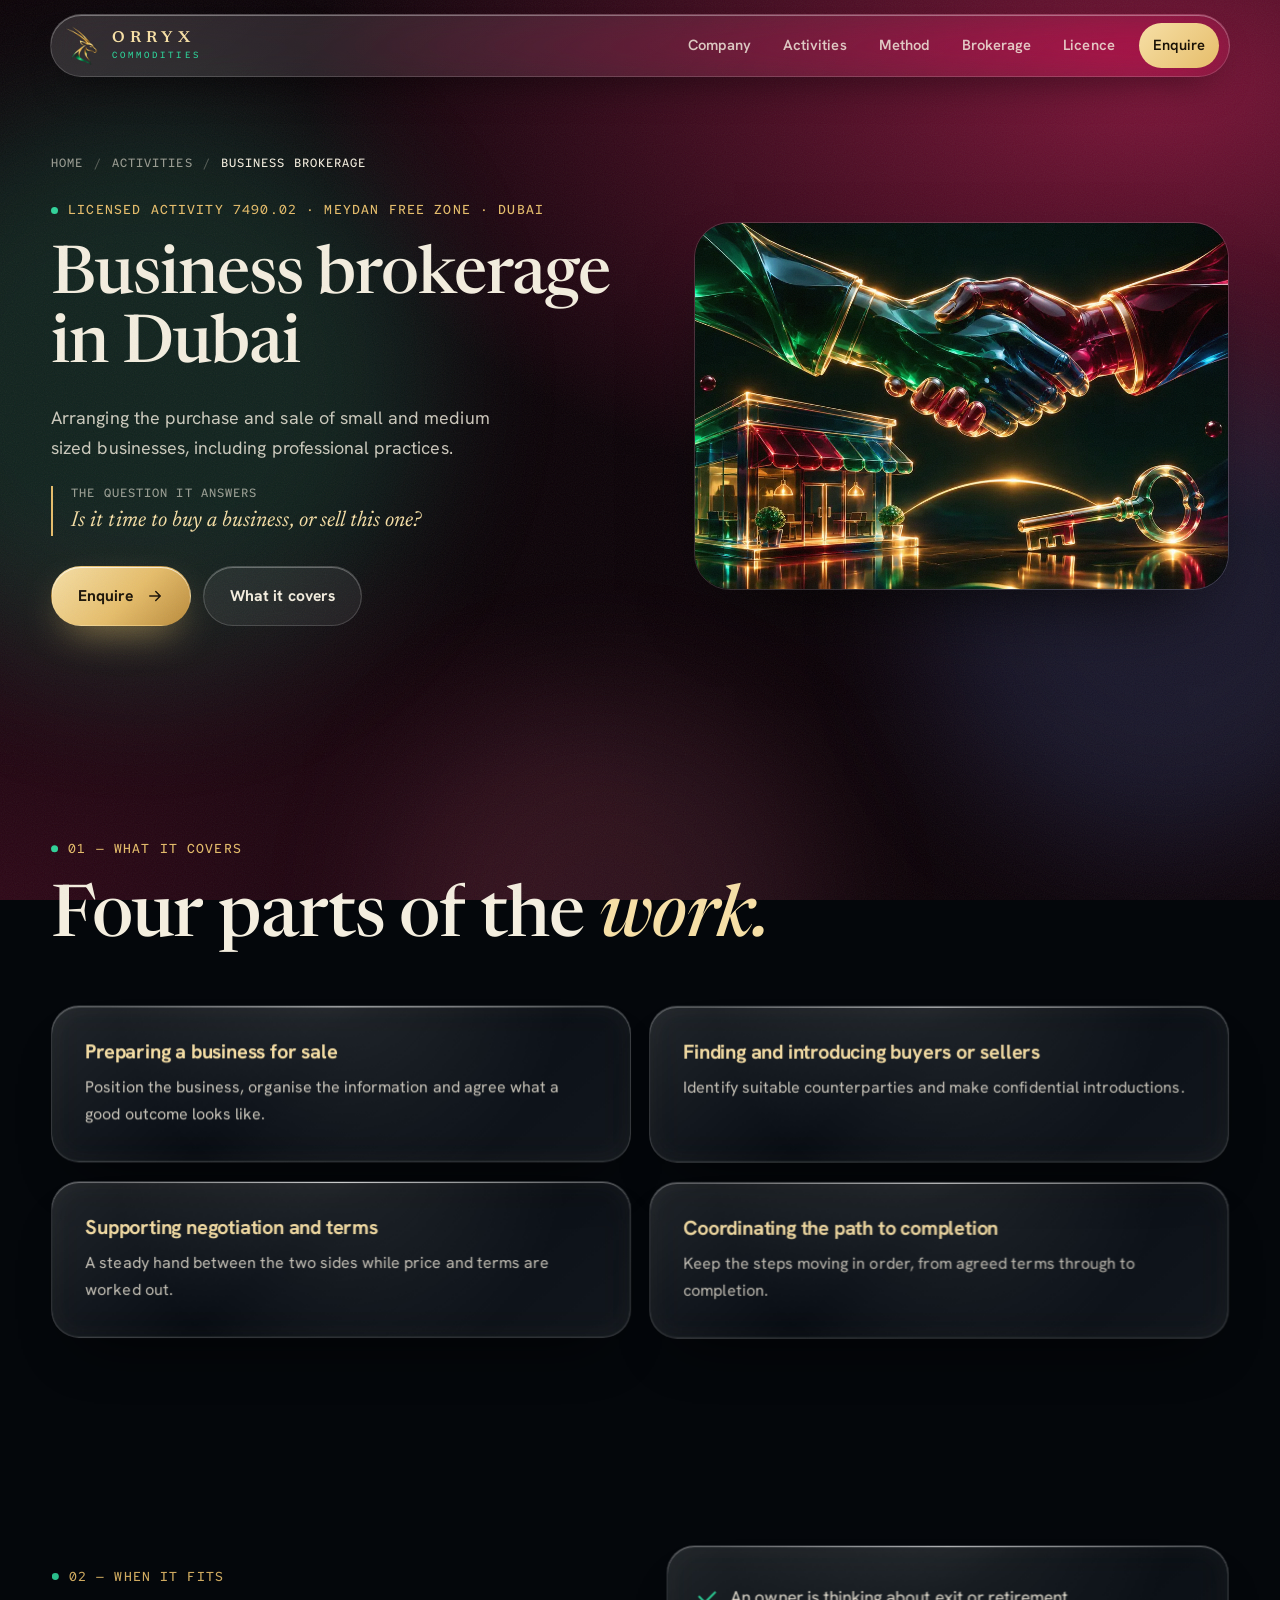
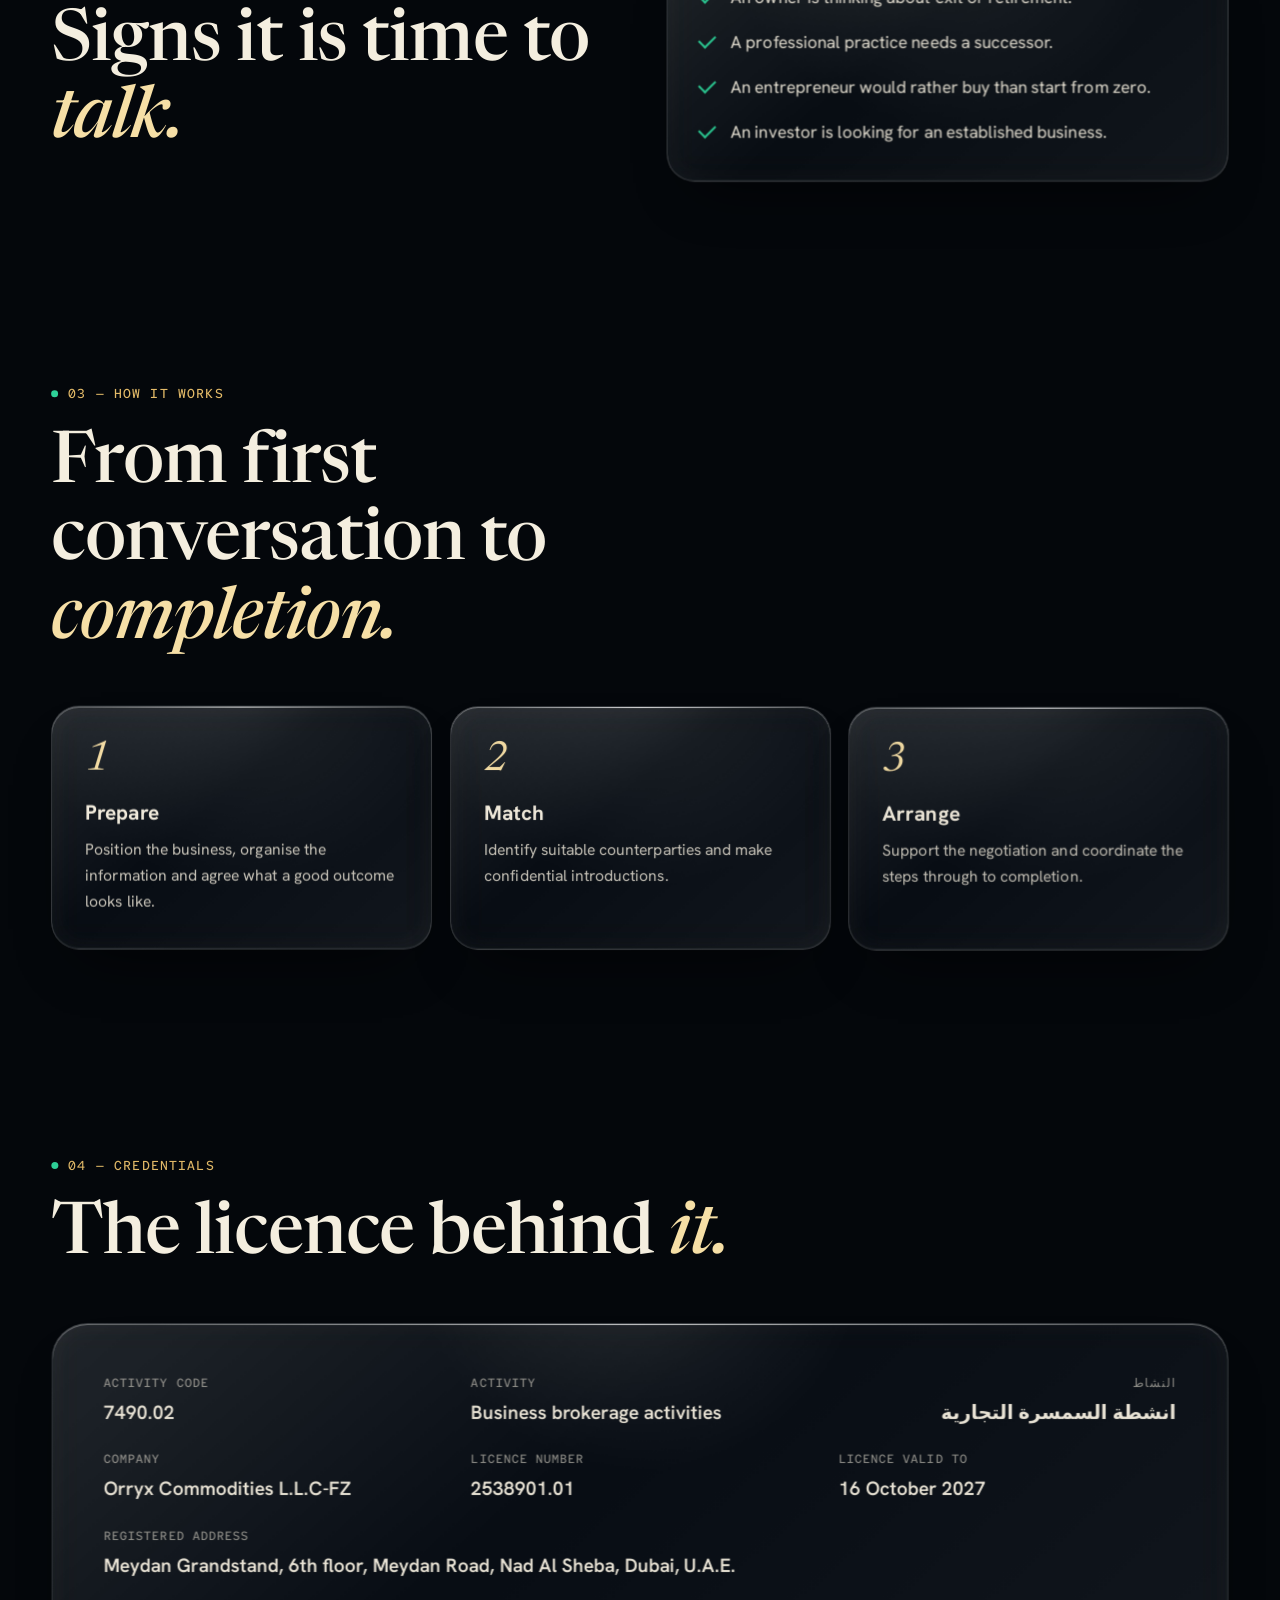
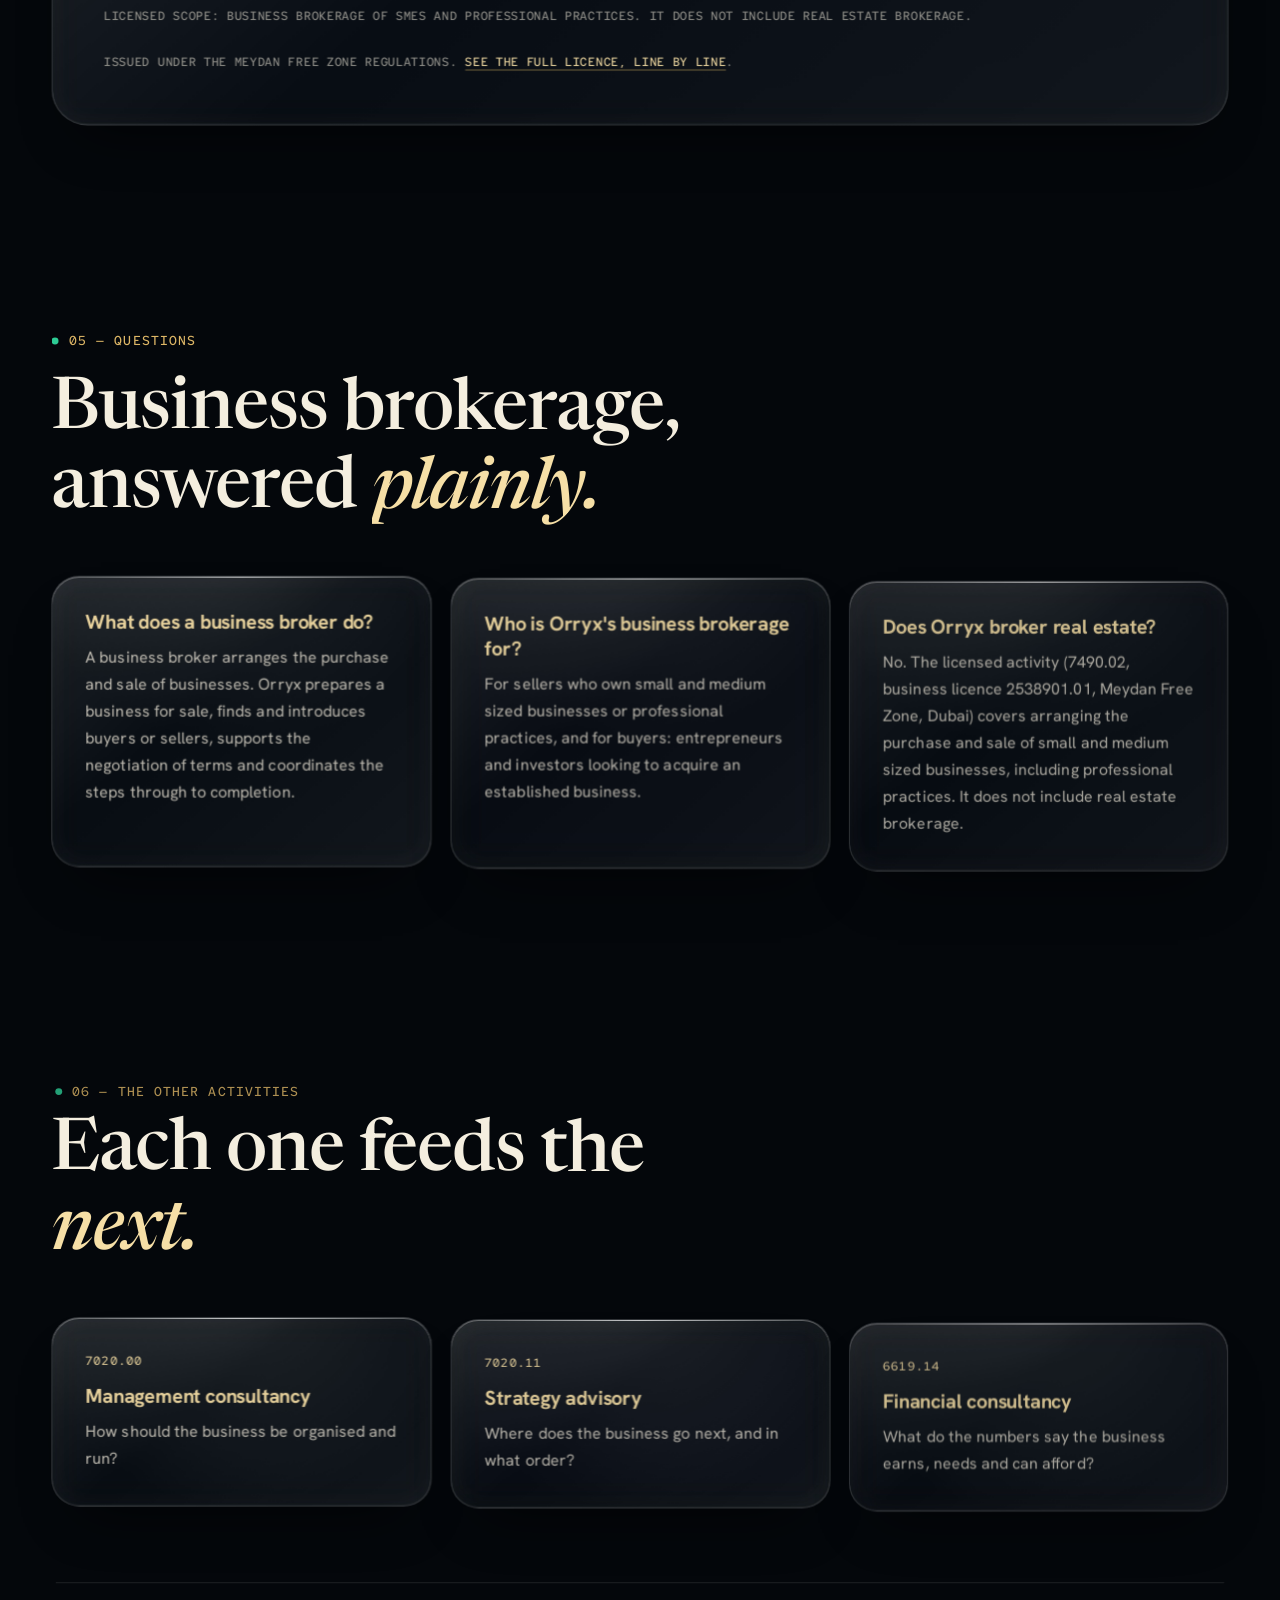
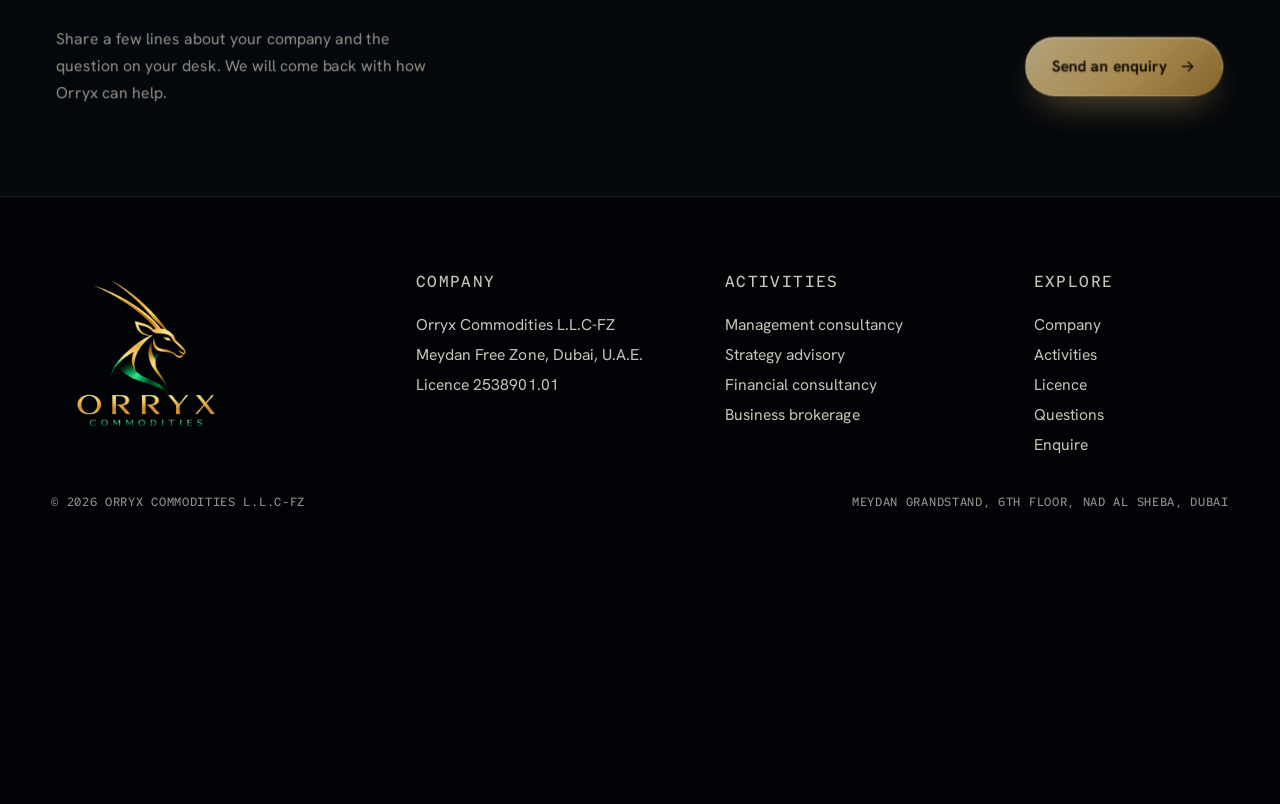
<file: business-brokerage/index.html>
<!doctype html>
<html lang="en">
<head>
<meta charset="utf-8">
<meta name="viewport" content="width=device-width, initial-scale=1, viewport-fit=cover">
<title>Business Brokerage in Dubai: Buy or Sell an SME | Orryx</title>
<meta name="description" content="Business brokerage from Orryx Commodities L.L.C-FZ, Dubai: arranging the purchase and sale of small and medium sized businesses. Not real estate. Activity 7490.02.">
<meta name="theme-color" content="#04110d">
<link rel="canonical" href="https://alliancestreetgoa-lang.github.io/ORRYX/business-brokerage/">
<meta name="robots" content="index, follow, max-image-preview:large, max-snippet:-1">
<meta property="og:type" content="website">
<meta property="og:site_name" content="Orryx Commodities">
<meta property="og:title" content="Business Brokerage in Dubai: Buy or Sell an SME | Orryx">
<meta property="og:description" content="Business brokerage from Orryx Commodities L.L.C-FZ, Dubai: arranging the purchase and sale of small and medium sized businesses. Not real estate. Activity 7490.02.">
<meta property="og:url" content="https://alliancestreetgoa-lang.github.io/ORRYX/business-brokerage/">
<meta property="og:image" content="https://alliancestreetgoa-lang.github.io/ORRYX/assets/img/og.jpg">
<meta property="og:image:width" content="1200">
<meta property="og:image:height" content="630">
<meta property="og:locale" content="en_AE">
<meta name="twitter:card" content="summary_large_image">
<meta name="twitter:title" content="Business Brokerage in Dubai: Buy or Sell an SME | Orryx">
<meta name="twitter:description" content="Business brokerage from Orryx Commodities L.L.C-FZ, Dubai: arranging the purchase and sale of small and medium sized businesses. Not real estate. Activity 7490.02.">
<meta name="twitter:image" content="https://alliancestreetgoa-lang.github.io/ORRYX/assets/img/og.jpg">
<link rel="icon" type="image/png" sizes="64x64" href="../assets/img/favicon-64.png">
<link rel="apple-touch-icon" href="../assets/img/apple-touch-icon.png">
<script type="application/ld+json">
{
 "@context": "https://schema.org",
 "@graph": [
  {
   "@type": "Service",
   "@id": "https://alliancestreetgoa-lang.github.io/ORRYX/business-brokerage/#service",
   "name": "Business brokerage",
   "serviceType": "Business brokerage activities",
   "url": "https://alliancestreetgoa-lang.github.io/ORRYX/business-brokerage/",
   "description": "Arranging the purchase and sale of small and medium sized businesses, including professional practices.",
   "image": "https://alliancestreetgoa-lang.github.io/ORRYX/assets/img/brokerage.webp",
   "provider": {
    "@type": "ProfessionalService",
    "@id": "https://alliancestreetgoa-lang.github.io/ORRYX/#organization",
    "name": "Orryx Commodities L.L.C-FZ",
    "url": "https://alliancestreetgoa-lang.github.io/ORRYX/"
   },
   "hasOfferCatalog": {
    "@type": "OfferCatalog",
    "name": "Business brokerage",
    "itemListElement": [
     {
      "@type": "Offer",
      "itemOffered": {
       "@type": "Service",
       "name": "Preparing a business for sale",
       "description": "Position the business, organise the information and agree what a good outcome looks like."
      }
     },
     {
      "@type": "Offer",
      "itemOffered": {
       "@type": "Service",
       "name": "Finding and introducing buyers or sellers",
       "description": "Identify suitable counterparties and make confidential introductions."
      }
     },
     {
      "@type": "Offer",
      "itemOffered": {
       "@type": "Service",
       "name": "Supporting negotiation and terms",
       "description": "A steady hand between the two sides while price and terms are worked out."
      }
     },
     {
      "@type": "Offer",
      "itemOffered": {
       "@type": "Service",
       "name": "Coordinating the path to completion",
       "description": "Keep the steps moving in order, from agreed terms through to completion."
      }
     }
    ]
   }
  },
  {
   "@type": "BreadcrumbList",
   "itemListElement": [
    {
     "@type": "ListItem",
     "position": 1,
     "name": "Home",
     "item": "https://alliancestreetgoa-lang.github.io/ORRYX/"
    },
    {
     "@type": "ListItem",
     "position": 2,
     "name": "Licensed activities",
     "item": "https://alliancestreetgoa-lang.github.io/ORRYX/#activities"
    },
    {
     "@type": "ListItem",
     "position": 3,
     "name": "Business brokerage",
     "item": "https://alliancestreetgoa-lang.github.io/ORRYX/business-brokerage/"
    }
   ]
  },
  {
   "@type": "FAQPage",
   "mainEntity": [
    {
     "@type": "Question",
     "name": "What does a business broker do?",
     "acceptedAnswer": {
      "@type": "Answer",
      "text": "A business broker arranges the purchase and sale of businesses. Orryx prepares a business for sale, finds and introduces buyers or sellers, supports the negotiation of terms and coordinates the steps through to completion."
     }
    },
    {
     "@type": "Question",
     "name": "Who is Orryx's business brokerage for?",
     "acceptedAnswer": {
      "@type": "Answer",
      "text": "For sellers who own small and medium sized businesses or professional practices, and for buyers: entrepreneurs and investors looking to acquire an established business."
     }
    },
    {
     "@type": "Question",
     "name": "Does Orryx broker real estate?",
     "acceptedAnswer": {
      "@type": "Answer",
      "text": "No. The licensed activity (7490.02, business licence 2538901.01, Meydan Free Zone, Dubai) covers arranging the purchase and sale of small and medium sized businesses, including professional practices. It does not include real estate brokerage."
     }
    }
   ]
  }
 ]
}
</script>
<link rel="preconnect" href="https://fonts.googleapis.com">
<link rel="preconnect" href="https://fonts.gstatic.com" crossorigin>
<link href="https://fonts.googleapis.com/css2?family=Newsreader:ital,opsz,wght@0,6..72,400..700;1,6..72,400..700&family=Hanken+Grotesk:wght@400;500;600;700;800&family=Red+Hat+Mono:wght@400;500;600&family=Noto+Kufi+Arabic:wght@400;600&display=swap" rel="stylesheet">
<link rel="preload" as="image" href="../assets/img/brokerage.webp">
<link rel="stylesheet" href="../css/style.css?v=23">
</head>
<body class="subpage">

<div class="tones" aria-hidden="true">
  <div class="tone tone--emerald" data-tone-layer="emerald"></div><div class="tone tone--sapphire" data-tone-layer="sapphire"></div><div class="tone tone--wine is-on" data-tone-layer="wine"></div>
  <div class="blob blob--a"></div><div class="blob blob--b"></div><div class="blob blob--c"></div>
</div>
<div class="grain" aria-hidden="true"></div>
<div class="progress" aria-hidden="true"><i id="progressBar"></i></div>

<header class="nav" id="nav">
  <a href="../" class="nav__brand" aria-label="Orryx Commodities home">
    <img src="../assets/img/mark.webp" alt="" width="371" height="400">
    <span><b>ORRYX</b><em>COMMODITIES</em></span>
  </a>
  <nav class="nav__links" id="navLinks" aria-label="Main">
    <a href="../#company">Company</a>
    <a href="../#activities">Activities</a>
    <a href="../#method">Method</a>
    <a href="../#brokerage">Brokerage</a>
    <a href="../#licence">Licence</a>
    <a href="../#contact" class="nav__cta">Enquire</a>
  </nav>
  <button class="nav__burger" id="burger" aria-label="Open menu" aria-expanded="false"><i></i><i></i></button>
</header>

<main>

<section class="phero" data-tone="wine">
  <div class="wrap phero__grid">
    <div>
      <nav class="crumbs mono" aria-label="Breadcrumb"><a href="../">Home</a><i>/</i><a href="../#activities">Activities</a><i>/</i><span aria-current="page">Business brokerage</span></nav>
      <p class="kicker mono"><i class="dot"></i>Licensed activity 7490.02 · Meydan Free Zone · Dubai</p>
      <h1 class="phero__title">Business brokerage in Dubai</h1>
      <p class="phero__lede">Arranging the purchase and sale of small and medium sized businesses, including professional practices.</p>
      <p class="phero__q"><span class="mono">The question it answers</span>Is it time to buy a business, or sell this one?</p>
      <div class="hero__actions">
        <a href="../#contact" class="btn btn--gold"><span>Enquire</span><svg viewBox="0 0 24 24"><path d="M5 12h14M13 6l6 6-6 6"/></svg></a>
        <a href="#covers" class="btn btn--glass"><span>What it covers</span></a>
      </div>
    </div>
    <div class="phero__img"><img src="../assets/img/brokerage.webp" alt="Glass handshake above a small storefront and a key" width="1400" height="788" fetchpriority="high"></div>
  </div>
</section>

<section class="section psec" id="covers" data-tone="wine">
  <div class="wrap">
    <p class="kicker mono" data-reveal><i class="dot"></i>01 — What it covers</p>
    <h2 class="h2" data-split>Four parts of the work.</h2>
    <div class="faq__grid">
      <article class="card glass" data-reveal><h3>Preparing a business for sale</h3><p>Position the business, organise the information and agree what a good outcome looks like.</p></article>
      <article class="card glass" data-reveal><h3>Finding and introducing buyers or sellers</h3><p>Identify suitable counterparties and make confidential introductions.</p></article>
      <article class="card glass" data-reveal><h3>Supporting negotiation and terms</h3><p>A steady hand between the two sides while price and terms are worked out.</p></article>
      <article class="card glass" data-reveal><h3>Coordinating the path to completion</h3><p>Keep the steps moving in order, from agreed terms through to completion.</p></article>
    </div>
  </div>
</section>

<section class="section psec" data-tone="sapphire">
  <div class="wrap pgrid2">
    <div>
      <p class="kicker mono" data-reveal><i class="dot"></i>02 — When it fits</p>
      <h2 class="h2" data-split>Signs it is time to talk.</h2>
    </div>
    <div class="card glass" data-reveal>
      <ul class="ticks ticks--lg"><li>An owner is thinking about exit or retirement.</li><li>A professional practice needs a successor.</li><li>An entrepreneur would rather buy than start from zero.</li><li>An investor is looking for an established business.</li></ul>
    </div>
  </div>
</section>

<section class="section psec" data-tone="wine">
  <div class="wrap">
    <p class="kicker mono" data-reveal><i class="dot"></i>03 — How it works</p>
    <h2 class="h2" data-split>From first conversation to completion.</h2>
    <ol class="psteps psteps--3">
      <li class="card glass" data-reveal><span class="pstep__n">1</span><h3>Prepare</h3><p>Position the business, organise the information and agree what a good outcome looks like.</p></li>
      <li class="card glass" data-reveal><span class="pstep__n">2</span><h3>Match</h3><p>Identify suitable counterparties and make confidential introductions.</p></li>
      <li class="card glass" data-reveal><span class="pstep__n">3</span><h3>Arrange</h3><p>Support the negotiation and coordinate the steps through to completion.</p></li>
    </ol>
  </div>
</section>

<section class="section psec" data-tone="emerald">
  <div class="wrap">
    <p class="kicker mono" data-reveal><i class="dot"></i>04 — Credentials</p>
    <h2 class="h2" data-split>The licence behind it.</h2>
    <div class="cert glass" data-reveal>
      <dl class="cert__grid">
        <div><dt>Activity code</dt><dd>7490.02</dd></div>
        <div><dt>Activity</dt><dd>Business brokerage activities</dd></div>
        <div class="cert__ar"><dt lang="ar" dir="rtl">النشاط</dt><dd lang="ar" dir="rtl">انشطة السمسرة التجارية</dd></div>
        <div><dt>Company</dt><dd>Orryx Commodities L.L.C-FZ</dd></div>
        <div><dt>Licence number</dt><dd>2538901.01</dd></div>
        <div><dt>Licence valid to</dt><dd>16 October 2027</dd></div>
        <div class="wide"><dt>Registered address</dt><dd>Meydan Grandstand, 6th floor, Meydan Road, Nad Al Sheba, Dubai, U.A.E.</dd></div>
      </dl>
      <p class="cert__foot mono">Licensed scope: business brokerage of SMEs and professional practices. It does not include real estate brokerage.</p>
      <p class="cert__foot mono">Issued under the Meydan Free Zone regulations. <a href="../#licence">See the full licence, line by line</a>.</p>
    </div>
  </div>
</section>

<section class="section psec" id="questions" data-tone="sapphire">
  <div class="wrap">
    <p class="kicker mono" data-reveal><i class="dot"></i>05 — Questions</p>
    <h2 class="h2" data-split>Business brokerage, answered plainly.</h2>
    <div class="faq__grid faq__grid--3">
      <article class="card glass" data-reveal><h3>What does a business broker do?</h3><p>A business broker arranges the purchase and sale of businesses. Orryx prepares a business for sale, finds and introduces buyers or sellers, supports the negotiation of terms and coordinates the steps through to completion.</p></article>
      <article class="card glass" data-reveal><h3>Who is Orryx&#x27;s business brokerage for?</h3><p>For sellers who own small and medium sized businesses or professional practices, and for buyers: entrepreneurs and investors looking to acquire an established business.</p></article>
      <article class="card glass" data-reveal><h3>Does Orryx broker real estate?</h3><p>No. The licensed activity (7490.02, business licence 2538901.01, Meydan Free Zone, Dubai) covers arranging the purchase and sale of small and medium sized businesses, including professional practices. It does not include real estate brokerage.</p></article>
    </div>
  </div>
</section>

<section class="section psec" data-tone="wine">
  <div class="wrap">
    <p class="kicker mono" data-reveal><i class="dot"></i>06 — The other activities</p>
    <h2 class="h2" data-split>Each one feeds the next.</h2>
    <div class="faq__grid faq__grid--3">
      <a class="card glass other" href="../management-consultancy/" data-reveal><span class="mono">7020.00</span><h3>Management consultancy</h3><p>How should the business be organised and run?</p></a>
      <a class="card glass other" href="../strategy-advisory/" data-reveal><span class="mono">7020.11</span><h3>Strategy advisory</h3><p>Where does the business go next, and in what order?</p></a>
      <a class="card glass other" href="../financial-consultancy/" data-reveal><span class="mono">6619.14</span><h3>Financial consultancy</h3><p>What do the numbers say the business earns, needs and can afford?</p></a>
    </div>
    <div class="pcta" data-reveal>
      <p class="lede">Share a few lines about your company and the question on your desk. We will come back with how Orryx can help.</p>
      <a href="../#contact" class="btn btn--gold"><span>Send an enquiry</span><svg viewBox="0 0 24 24"><path d="M5 12h14M13 6l6 6-6 6"/></svg></a>
    </div>
  </div>
</section>

</main>

<footer class="footer">
  <div class="wrap footer__grid">
    <div class="footer__brand"><img src="../assets/img/logo-t.webp" alt="Orryx Commodities logo" width="480" height="480" loading="lazy"></div>
    <div><p class="mono label">Company</p><p>Orryx Commodities L.L.C-FZ<br>Meydan Free Zone, Dubai, U.A.E.<br>Licence 2538901.01</p></div>
    <div><p class="mono label">Activities</p><p><a href="../management-consultancy/">Management consultancy</a><br><a href="../strategy-advisory/">Strategy advisory</a><br><a href="../financial-consultancy/">Financial consultancy</a><br><a href="../business-brokerage/">Business brokerage</a></p></div>
    <div><p class="mono label">Explore</p><p><a href="../#company">Company</a><br><a href="../#activities">Activities</a><br><a href="../#licence">Licence</a><br><a href="../#questions">Questions</a><br><a href="../#contact">Enquire</a></p></div>
  </div>
  <div class="wrap footer__base mono"><span>© <span id="year">2026</span> Orryx Commodities L.L.C-FZ</span><span>Meydan Grandstand, 6th floor, Nad Al Sheba, Dubai</span></div>
  <div class="footer__word" aria-hidden="true">ORRYX</div>
</footer>

<script src="../vendor/gsap.min.js"></script>
<script src="../vendor/ScrollTrigger.min.js"></script>
<script src="../vendor/lenis.min.js"></script>
<script src="../js/page.js?v=21"></script>
</body>
</html>
</file>
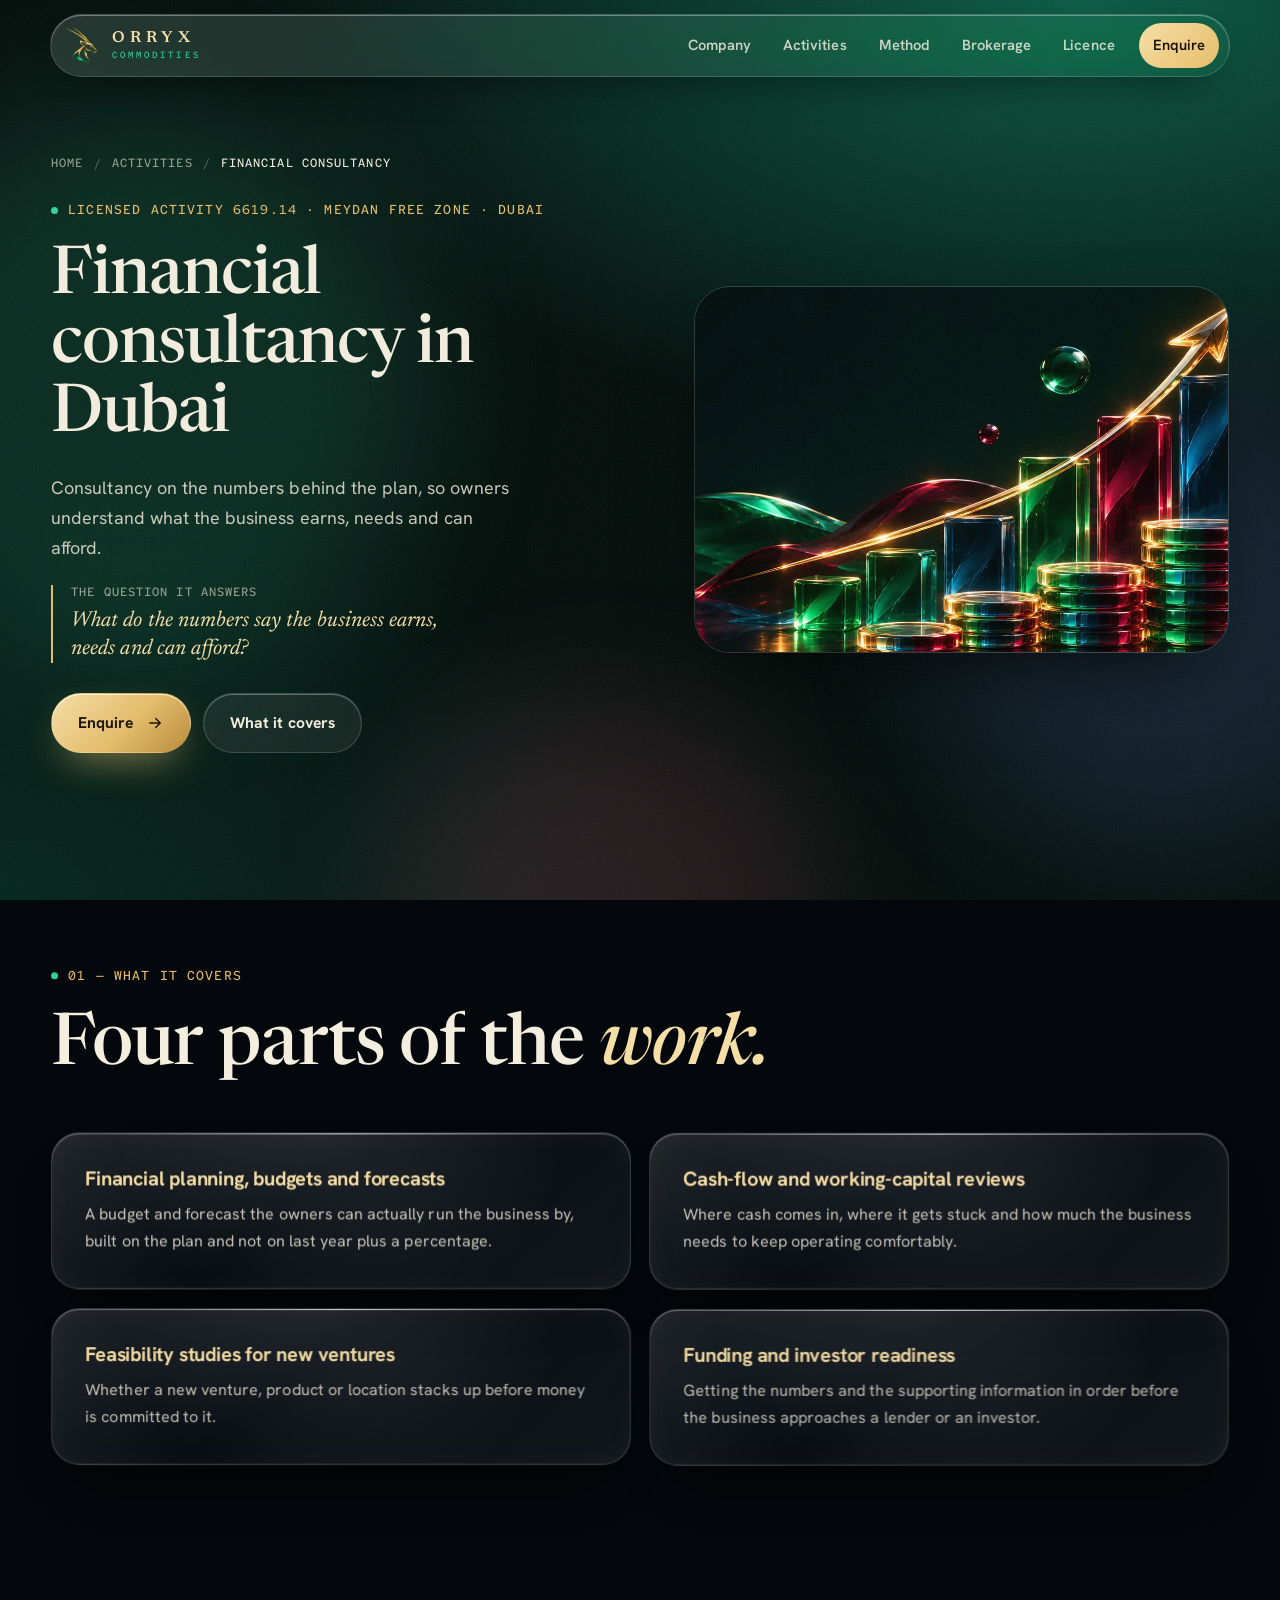
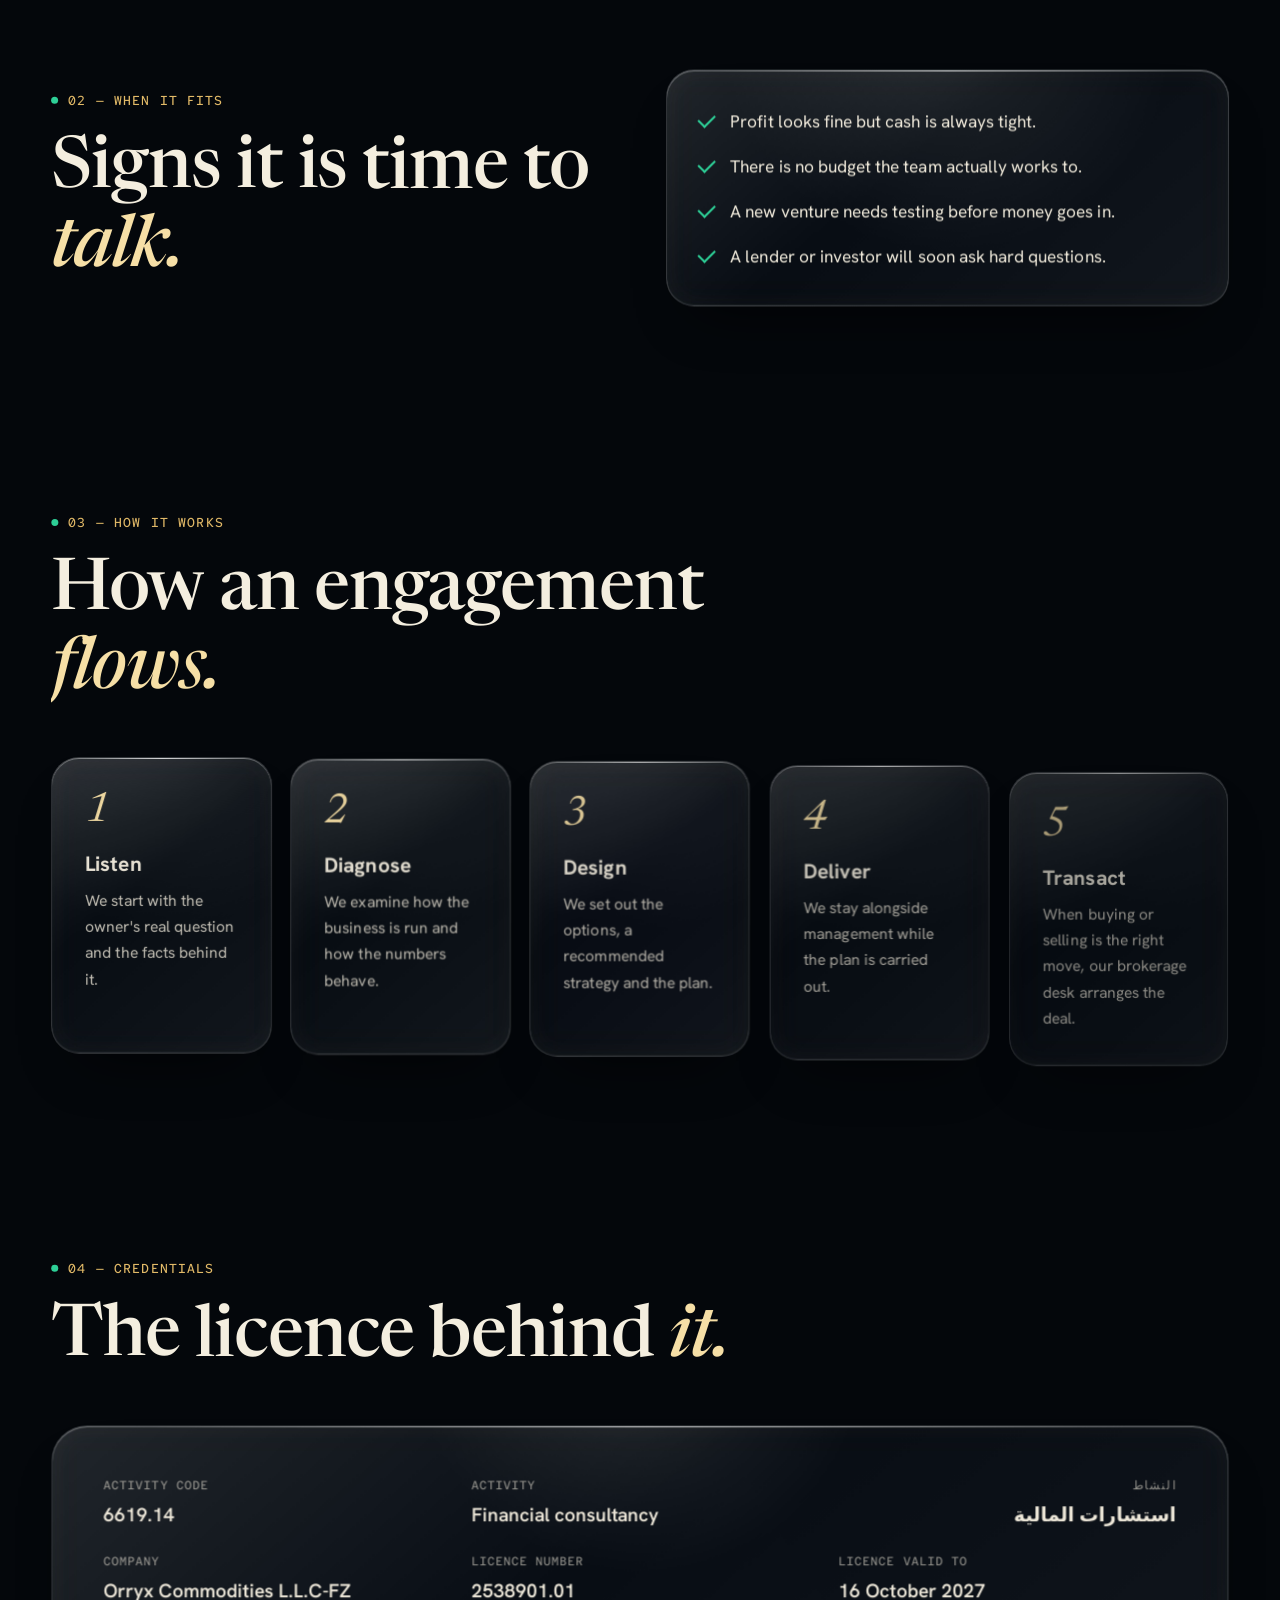
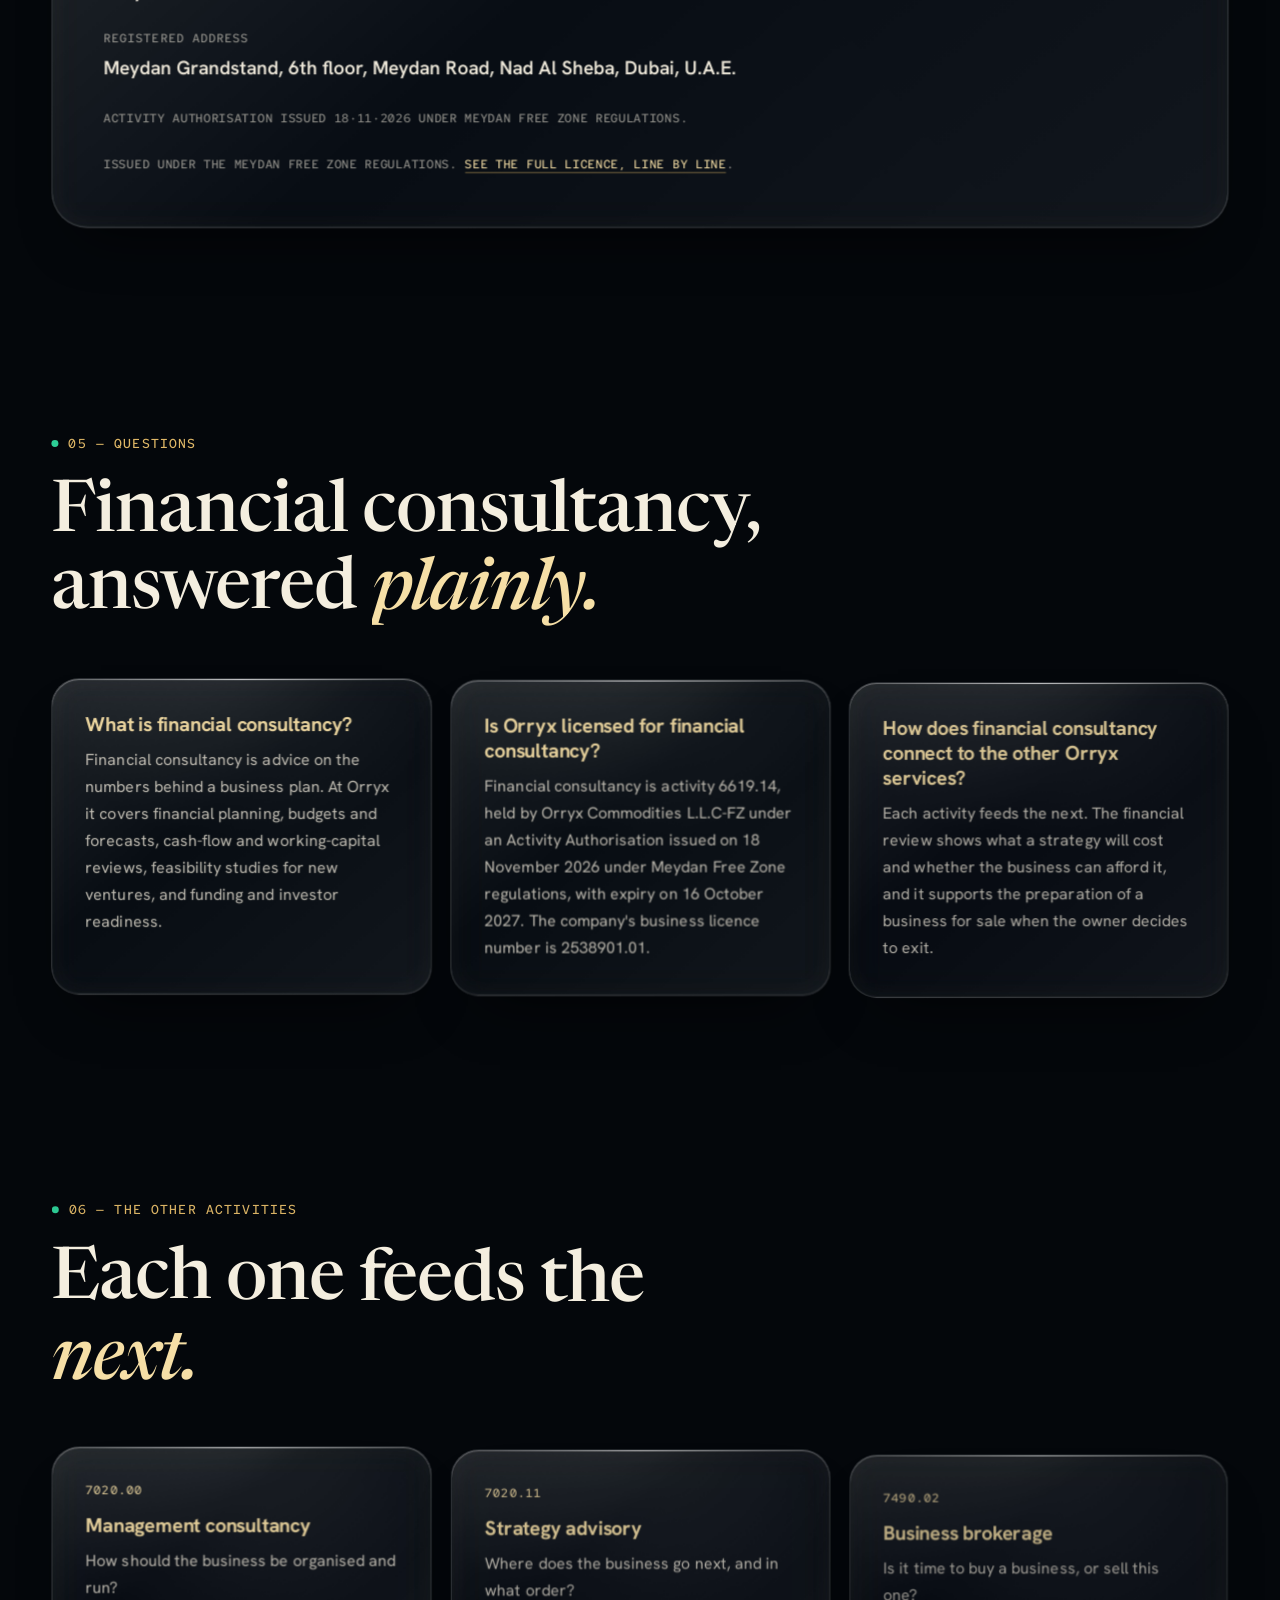
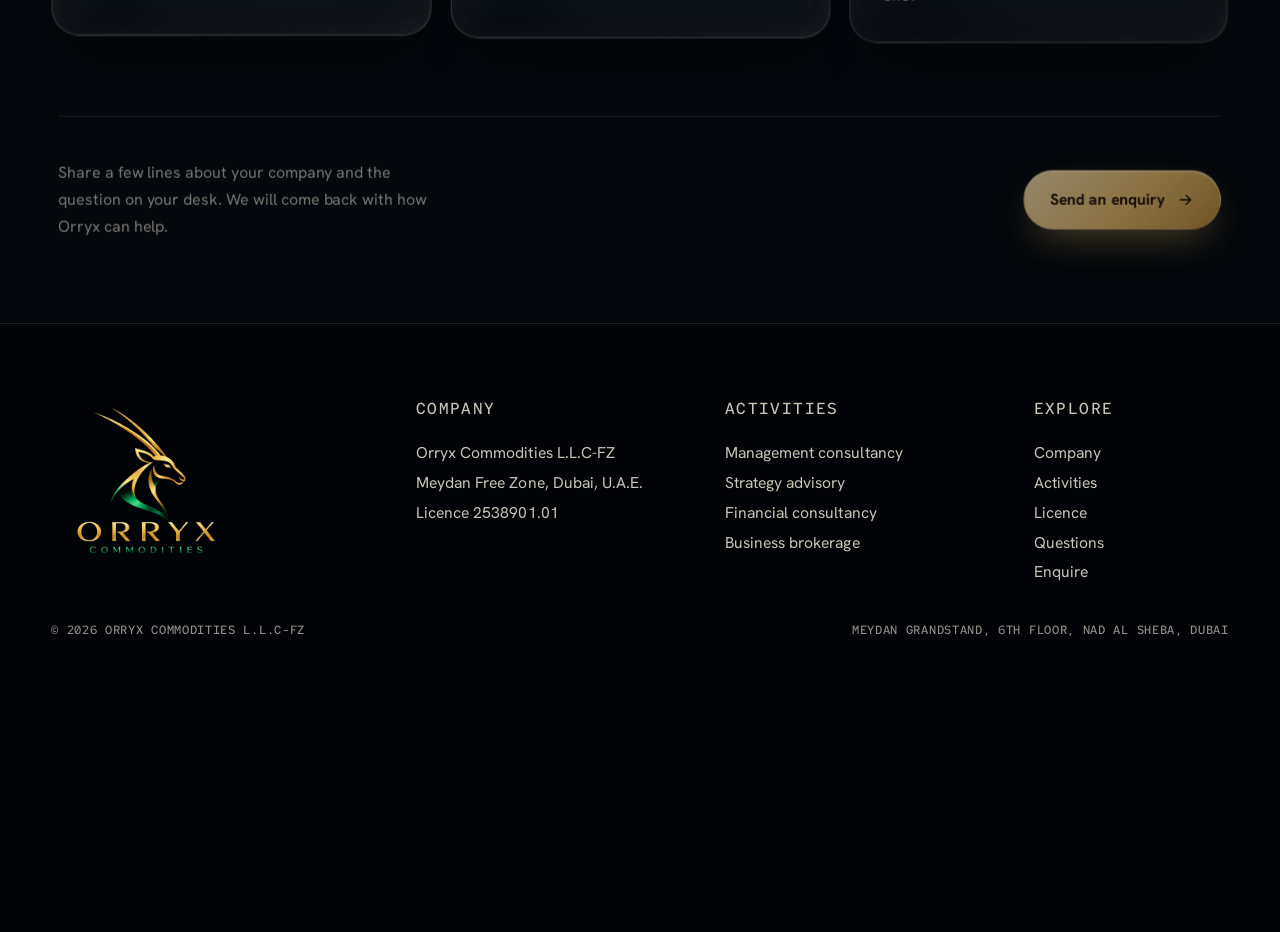
<file: financial-consultancy/index.html>
<!doctype html>
<html lang="en">
<head>
<meta charset="utf-8">
<meta name="viewport" content="width=device-width, initial-scale=1, viewport-fit=cover">
<title>Financial Consultancy in Dubai | Orryx Commodities</title>
<meta name="description" content="Financial consultancy from Orryx Commodities L.L.C-FZ, Dubai: budgets and forecasts, cash-flow reviews, feasibility studies and investor readiness. Activity 6619.14.">
<meta name="theme-color" content="#04110d">
<link rel="canonical" href="https://alliancestreetgoa-lang.github.io/ORRYX/financial-consultancy/">
<meta name="robots" content="index, follow, max-image-preview:large, max-snippet:-1">
<meta property="og:type" content="website">
<meta property="og:site_name" content="Orryx Commodities">
<meta property="og:title" content="Financial Consultancy in Dubai | Orryx Commodities">
<meta property="og:description" content="Financial consultancy from Orryx Commodities L.L.C-FZ, Dubai: budgets and forecasts, cash-flow reviews, feasibility studies and investor readiness. Activity 6619.14.">
<meta property="og:url" content="https://alliancestreetgoa-lang.github.io/ORRYX/financial-consultancy/">
<meta property="og:image" content="https://alliancestreetgoa-lang.github.io/ORRYX/assets/img/og.jpg">
<meta property="og:image:width" content="1200">
<meta property="og:image:height" content="630">
<meta property="og:locale" content="en_AE">
<meta name="twitter:card" content="summary_large_image">
<meta name="twitter:title" content="Financial Consultancy in Dubai | Orryx Commodities">
<meta name="twitter:description" content="Financial consultancy from Orryx Commodities L.L.C-FZ, Dubai: budgets and forecasts, cash-flow reviews, feasibility studies and investor readiness. Activity 6619.14.">
<meta name="twitter:image" content="https://alliancestreetgoa-lang.github.io/ORRYX/assets/img/og.jpg">
<link rel="icon" type="image/png" sizes="64x64" href="../assets/img/favicon-64.png">
<link rel="apple-touch-icon" href="../assets/img/apple-touch-icon.png">
<script type="application/ld+json">
{
 "@context": "https://schema.org",
 "@graph": [
  {
   "@type": "Service",
   "@id": "https://alliancestreetgoa-lang.github.io/ORRYX/financial-consultancy/#service",
   "name": "Financial consultancy",
   "serviceType": "Financial consultancy",
   "url": "https://alliancestreetgoa-lang.github.io/ORRYX/financial-consultancy/",
   "description": "Consultancy on the numbers behind the plan, so owners understand what the business earns, needs and can afford.",
   "image": "https://alliancestreetgoa-lang.github.io/ORRYX/assets/img/finance.webp",
   "provider": {
    "@type": "ProfessionalService",
    "@id": "https://alliancestreetgoa-lang.github.io/ORRYX/#organization",
    "name": "Orryx Commodities L.L.C-FZ",
    "url": "https://alliancestreetgoa-lang.github.io/ORRYX/"
   },
   "hasOfferCatalog": {
    "@type": "OfferCatalog",
    "name": "Financial consultancy",
    "itemListElement": [
     {
      "@type": "Offer",
      "itemOffered": {
       "@type": "Service",
       "name": "Financial planning, budgets and forecasts",
       "description": "A budget and forecast the owners can actually run the business by, built on the plan and not on last year plus a percentage."
      }
     },
     {
      "@type": "Offer",
      "itemOffered": {
       "@type": "Service",
       "name": "Cash-flow and working-capital reviews",
       "description": "Where cash comes in, where it gets stuck and how much the business needs to keep operating comfortably."
      }
     },
     {
      "@type": "Offer",
      "itemOffered": {
       "@type": "Service",
       "name": "Feasibility studies for new ventures",
       "description": "Whether a new venture, product or location stacks up before money is committed to it."
      }
     },
     {
      "@type": "Offer",
      "itemOffered": {
       "@type": "Service",
       "name": "Funding and investor readiness",
       "description": "Getting the numbers and the supporting information in order before the business approaches a lender or an investor."
      }
     }
    ]
   }
  },
  {
   "@type": "BreadcrumbList",
   "itemListElement": [
    {
     "@type": "ListItem",
     "position": 1,
     "name": "Home",
     "item": "https://alliancestreetgoa-lang.github.io/ORRYX/"
    },
    {
     "@type": "ListItem",
     "position": 2,
     "name": "Licensed activities",
     "item": "https://alliancestreetgoa-lang.github.io/ORRYX/#activities"
    },
    {
     "@type": "ListItem",
     "position": 3,
     "name": "Financial consultancy",
     "item": "https://alliancestreetgoa-lang.github.io/ORRYX/financial-consultancy/"
    }
   ]
  },
  {
   "@type": "FAQPage",
   "mainEntity": [
    {
     "@type": "Question",
     "name": "What is financial consultancy?",
     "acceptedAnswer": {
      "@type": "Answer",
      "text": "Financial consultancy is advice on the numbers behind a business plan. At Orryx it covers financial planning, budgets and forecasts, cash-flow and working-capital reviews, feasibility studies for new ventures, and funding and investor readiness."
     }
    },
    {
     "@type": "Question",
     "name": "Is Orryx licensed for financial consultancy?",
     "acceptedAnswer": {
      "@type": "Answer",
      "text": "Financial consultancy is activity 6619.14, held by Orryx Commodities L.L.C-FZ under an Activity Authorisation issued on 18 November 2026 under Meydan Free Zone regulations, with expiry on 16 October 2027. The company's business licence number is 2538901.01."
     }
    },
    {
     "@type": "Question",
     "name": "How does financial consultancy connect to the other Orryx services?",
     "acceptedAnswer": {
      "@type": "Answer",
      "text": "Each activity feeds the next. The financial review shows what a strategy will cost and whether the business can afford it, and it supports the preparation of a business for sale when the owner decides to exit."
     }
    }
   ]
  }
 ]
}
</script>
<link rel="preconnect" href="https://fonts.googleapis.com">
<link rel="preconnect" href="https://fonts.gstatic.com" crossorigin>
<link href="https://fonts.googleapis.com/css2?family=Newsreader:ital,opsz,wght@0,6..72,400..700;1,6..72,400..700&family=Hanken+Grotesk:wght@400;500;600;700;800&family=Red+Hat+Mono:wght@400;500;600&family=Noto+Kufi+Arabic:wght@400;600&display=swap" rel="stylesheet">
<link rel="preload" as="image" href="../assets/img/finance.webp">
<link rel="stylesheet" href="../css/style.css?v=23">
</head>
<body class="subpage">

<div class="tones" aria-hidden="true">
  <div class="tone tone--emerald is-on" data-tone-layer="emerald"></div><div class="tone tone--sapphire" data-tone-layer="sapphire"></div><div class="tone tone--wine" data-tone-layer="wine"></div>
  <div class="blob blob--a"></div><div class="blob blob--b"></div><div class="blob blob--c"></div>
</div>
<div class="grain" aria-hidden="true"></div>
<div class="progress" aria-hidden="true"><i id="progressBar"></i></div>

<header class="nav" id="nav">
  <a href="../" class="nav__brand" aria-label="Orryx Commodities home">
    <img src="../assets/img/mark.webp" alt="" width="371" height="400">
    <span><b>ORRYX</b><em>COMMODITIES</em></span>
  </a>
  <nav class="nav__links" id="navLinks" aria-label="Main">
    <a href="../#company">Company</a>
    <a href="../#activities">Activities</a>
    <a href="../#method">Method</a>
    <a href="../#brokerage">Brokerage</a>
    <a href="../#licence">Licence</a>
    <a href="../#contact" class="nav__cta">Enquire</a>
  </nav>
  <button class="nav__burger" id="burger" aria-label="Open menu" aria-expanded="false"><i></i><i></i></button>
</header>

<main>

<section class="phero" data-tone="emerald">
  <div class="wrap phero__grid">
    <div>
      <nav class="crumbs mono" aria-label="Breadcrumb"><a href="../">Home</a><i>/</i><a href="../#activities">Activities</a><i>/</i><span aria-current="page">Financial consultancy</span></nav>
      <p class="kicker mono"><i class="dot"></i>Licensed activity 6619.14 · Meydan Free Zone · Dubai</p>
      <h1 class="phero__title">Financial consultancy in Dubai</h1>
      <p class="phero__lede">Consultancy on the numbers behind the plan, so owners understand what the business earns, needs and can afford.</p>
      <p class="phero__q"><span class="mono">The question it answers</span>What do the numbers say the business earns, needs and can afford?</p>
      <div class="hero__actions">
        <a href="../#contact" class="btn btn--gold"><span>Enquire</span><svg viewBox="0 0 24 24"><path d="M5 12h14M13 6l6 6-6 6"/></svg></a>
        <a href="#covers" class="btn btn--glass"><span>What it covers</span></a>
      </div>
    </div>
    <div class="phero__img"><img src="../assets/img/finance.webp" alt="Rising glass columns, coins and a golden trend line" width="1400" height="788" fetchpriority="high"></div>
  </div>
</section>

<section class="section psec" id="covers" data-tone="emerald">
  <div class="wrap">
    <p class="kicker mono" data-reveal><i class="dot"></i>01 — What it covers</p>
    <h2 class="h2" data-split>Four parts of the work.</h2>
    <div class="faq__grid">
      <article class="card glass" data-reveal><h3>Financial planning, budgets and forecasts</h3><p>A budget and forecast the owners can actually run the business by, built on the plan and not on last year plus a percentage.</p></article>
      <article class="card glass" data-reveal><h3>Cash-flow and working-capital reviews</h3><p>Where cash comes in, where it gets stuck and how much the business needs to keep operating comfortably.</p></article>
      <article class="card glass" data-reveal><h3>Feasibility studies for new ventures</h3><p>Whether a new venture, product or location stacks up before money is committed to it.</p></article>
      <article class="card glass" data-reveal><h3>Funding and investor readiness</h3><p>Getting the numbers and the supporting information in order before the business approaches a lender or an investor.</p></article>
    </div>
  </div>
</section>

<section class="section psec" data-tone="sapphire">
  <div class="wrap pgrid2">
    <div>
      <p class="kicker mono" data-reveal><i class="dot"></i>02 — When it fits</p>
      <h2 class="h2" data-split>Signs it is time to talk.</h2>
    </div>
    <div class="card glass" data-reveal>
      <ul class="ticks ticks--lg"><li>Profit looks fine but cash is always tight.</li><li>There is no budget the team actually works to.</li><li>A new venture needs testing before money goes in.</li><li>A lender or investor will soon ask hard questions.</li></ul>
    </div>
  </div>
</section>

<section class="section psec" data-tone="wine">
  <div class="wrap">
    <p class="kicker mono" data-reveal><i class="dot"></i>03 — How it works</p>
    <h2 class="h2" data-split>How an engagement flows.</h2>
    <ol class="psteps psteps--5">
      <li class="card glass" data-reveal><span class="pstep__n">1</span><h3>Listen</h3><p>We start with the owner&#x27;s real question and the facts behind it.</p></li>
      <li class="card glass" data-reveal><span class="pstep__n">2</span><h3>Diagnose</h3><p>We examine how the business is run and how the numbers behave.</p></li>
      <li class="card glass" data-reveal><span class="pstep__n">3</span><h3>Design</h3><p>We set out the options, a recommended strategy and the plan.</p></li>
      <li class="card glass" data-reveal><span class="pstep__n">4</span><h3>Deliver</h3><p>We stay alongside management while the plan is carried out.</p></li>
      <li class="card glass" data-reveal><span class="pstep__n">5</span><h3>Transact</h3><p>When buying or selling is the right move, our brokerage desk arranges the deal.</p></li>
    </ol>
  </div>
</section>

<section class="section psec" data-tone="emerald">
  <div class="wrap">
    <p class="kicker mono" data-reveal><i class="dot"></i>04 — Credentials</p>
    <h2 class="h2" data-split>The licence behind it.</h2>
    <div class="cert glass" data-reveal>
      <dl class="cert__grid">
        <div><dt>Activity code</dt><dd>6619.14</dd></div>
        <div><dt>Activity</dt><dd>Financial consultancy</dd></div>
        <div class="cert__ar"><dt lang="ar" dir="rtl">النشاط</dt><dd lang="ar" dir="rtl">استشارات المالية</dd></div>
        <div><dt>Company</dt><dd>Orryx Commodities L.L.C-FZ</dd></div>
        <div><dt>Licence number</dt><dd>2538901.01</dd></div>
        <div><dt>Licence valid to</dt><dd>16 October 2027</dd></div>
        <div class="wide"><dt>Registered address</dt><dd>Meydan Grandstand, 6th floor, Meydan Road, Nad Al Sheba, Dubai, U.A.E.</dd></div>
      </dl>
      <p class="cert__foot mono">Activity authorisation issued 18·11·2026 under Meydan Free Zone regulations.</p>
      <p class="cert__foot mono">Issued under the Meydan Free Zone regulations. <a href="../#licence">See the full licence, line by line</a>.</p>
    </div>
  </div>
</section>

<section class="section psec" id="questions" data-tone="sapphire">
  <div class="wrap">
    <p class="kicker mono" data-reveal><i class="dot"></i>05 — Questions</p>
    <h2 class="h2" data-split>Financial consultancy, answered plainly.</h2>
    <div class="faq__grid faq__grid--3">
      <article class="card glass" data-reveal><h3>What is financial consultancy?</h3><p>Financial consultancy is advice on the numbers behind a business plan. At Orryx it covers financial planning, budgets and forecasts, cash-flow and working-capital reviews, feasibility studies for new ventures, and funding and investor readiness.</p></article>
      <article class="card glass" data-reveal><h3>Is Orryx licensed for financial consultancy?</h3><p>Financial consultancy is activity 6619.14, held by Orryx Commodities L.L.C-FZ under an Activity Authorisation issued on 18 November 2026 under Meydan Free Zone regulations, with expiry on 16 October 2027. The company&#x27;s business licence number is 2538901.01.</p></article>
      <article class="card glass" data-reveal><h3>How does financial consultancy connect to the other Orryx services?</h3><p>Each activity feeds the next. The financial review shows what a strategy will cost and whether the business can afford it, and it supports the preparation of a business for sale when the owner decides to exit.</p></article>
    </div>
  </div>
</section>

<section class="section psec" data-tone="emerald">
  <div class="wrap">
    <p class="kicker mono" data-reveal><i class="dot"></i>06 — The other activities</p>
    <h2 class="h2" data-split>Each one feeds the next.</h2>
    <div class="faq__grid faq__grid--3">
      <a class="card glass other" href="../management-consultancy/" data-reveal><span class="mono">7020.00</span><h3>Management consultancy</h3><p>How should the business be organised and run?</p></a>
      <a class="card glass other" href="../strategy-advisory/" data-reveal><span class="mono">7020.11</span><h3>Strategy advisory</h3><p>Where does the business go next, and in what order?</p></a>
      <a class="card glass other" href="../business-brokerage/" data-reveal><span class="mono">7490.02</span><h3>Business brokerage</h3><p>Is it time to buy a business, or sell this one?</p></a>
    </div>
    <div class="pcta" data-reveal>
      <p class="lede">Share a few lines about your company and the question on your desk. We will come back with how Orryx can help.</p>
      <a href="../#contact" class="btn btn--gold"><span>Send an enquiry</span><svg viewBox="0 0 24 24"><path d="M5 12h14M13 6l6 6-6 6"/></svg></a>
    </div>
  </div>
</section>

</main>

<footer class="footer">
  <div class="wrap footer__grid">
    <div class="footer__brand"><img src="../assets/img/logo-t.webp" alt="Orryx Commodities logo" width="480" height="480" loading="lazy"></div>
    <div><p class="mono label">Company</p><p>Orryx Commodities L.L.C-FZ<br>Meydan Free Zone, Dubai, U.A.E.<br>Licence 2538901.01</p></div>
    <div><p class="mono label">Activities</p><p><a href="../management-consultancy/">Management consultancy</a><br><a href="../strategy-advisory/">Strategy advisory</a><br><a href="../financial-consultancy/">Financial consultancy</a><br><a href="../business-brokerage/">Business brokerage</a></p></div>
    <div><p class="mono label">Explore</p><p><a href="../#company">Company</a><br><a href="../#activities">Activities</a><br><a href="../#licence">Licence</a><br><a href="../#questions">Questions</a><br><a href="../#contact">Enquire</a></p></div>
  </div>
  <div class="wrap footer__base mono"><span>© <span id="year">2026</span> Orryx Commodities L.L.C-FZ</span><span>Meydan Grandstand, 6th floor, Nad Al Sheba, Dubai</span></div>
  <div class="footer__word" aria-hidden="true">ORRYX</div>
</footer>

<script src="../vendor/gsap.min.js"></script>
<script src="../vendor/ScrollTrigger.min.js"></script>
<script src="../vendor/lenis.min.js"></script>
<script src="../js/page.js?v=21"></script>
</body>
</html>
</file>
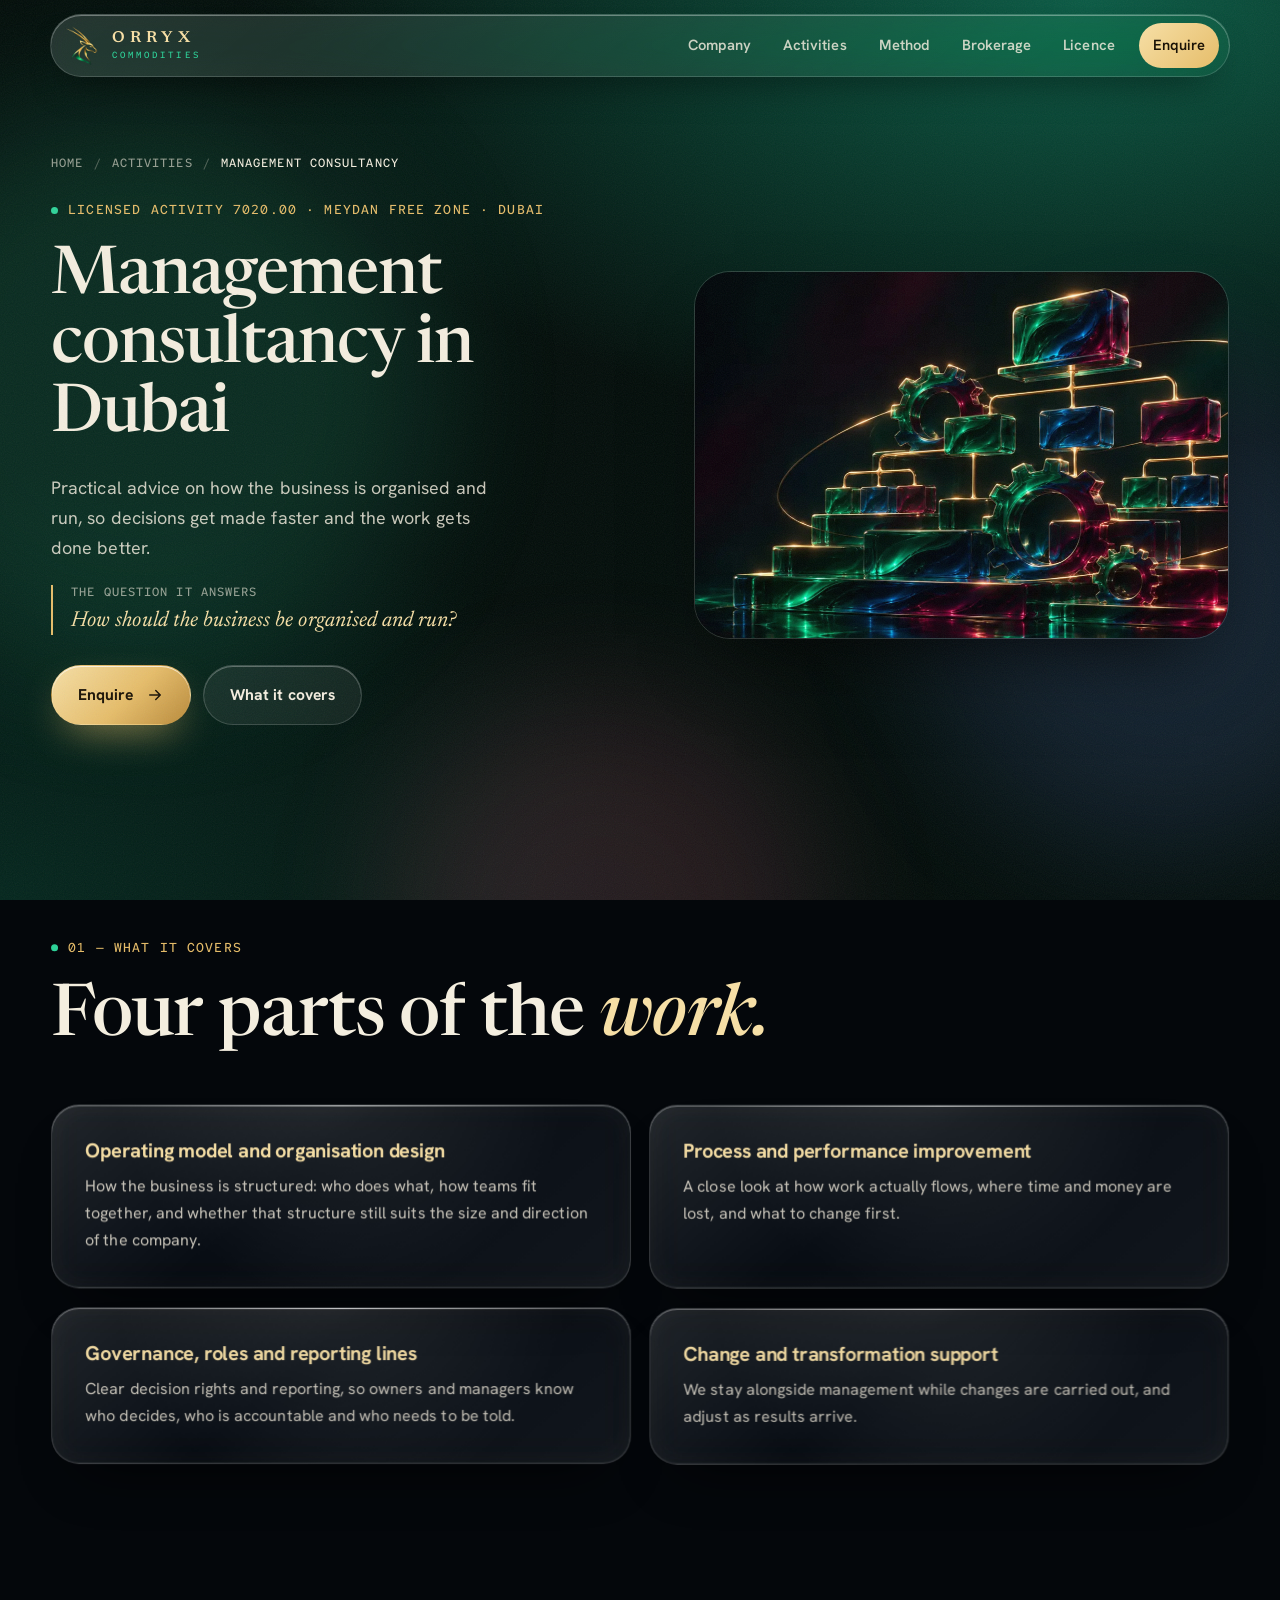
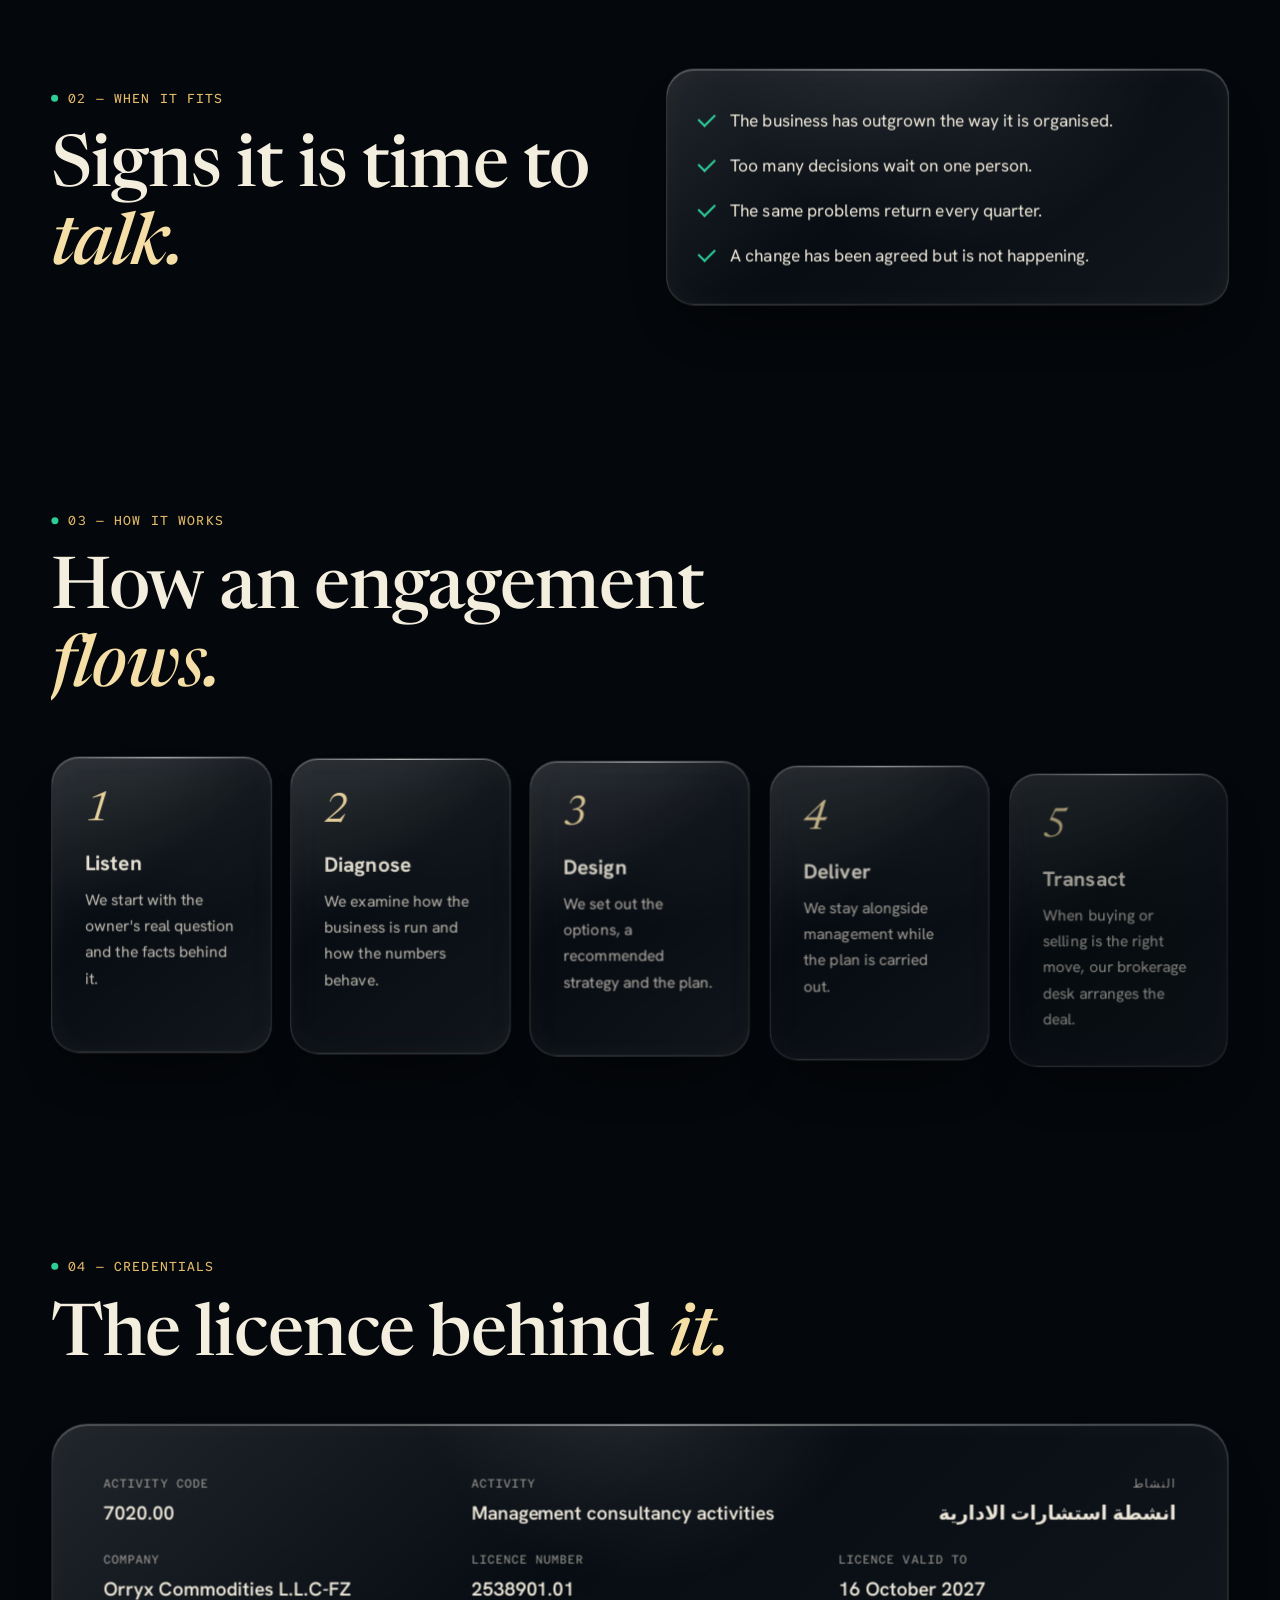
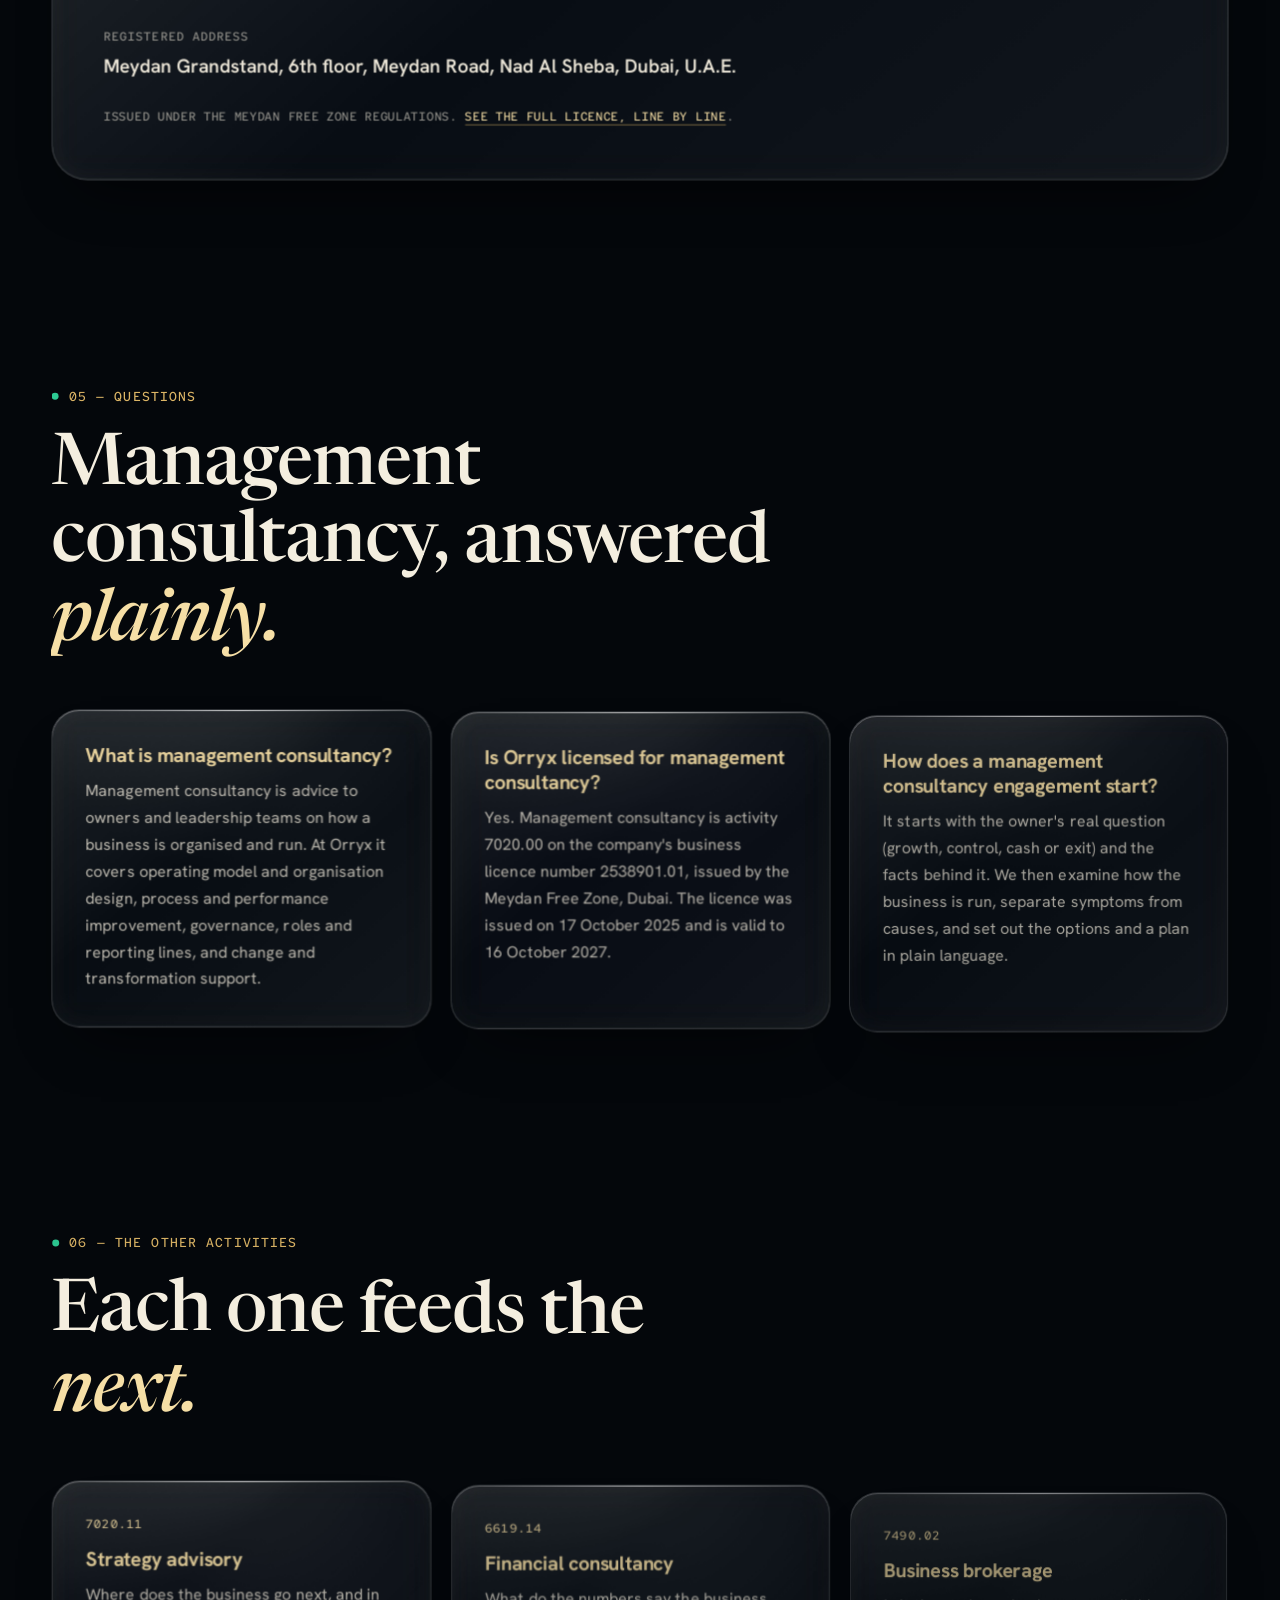
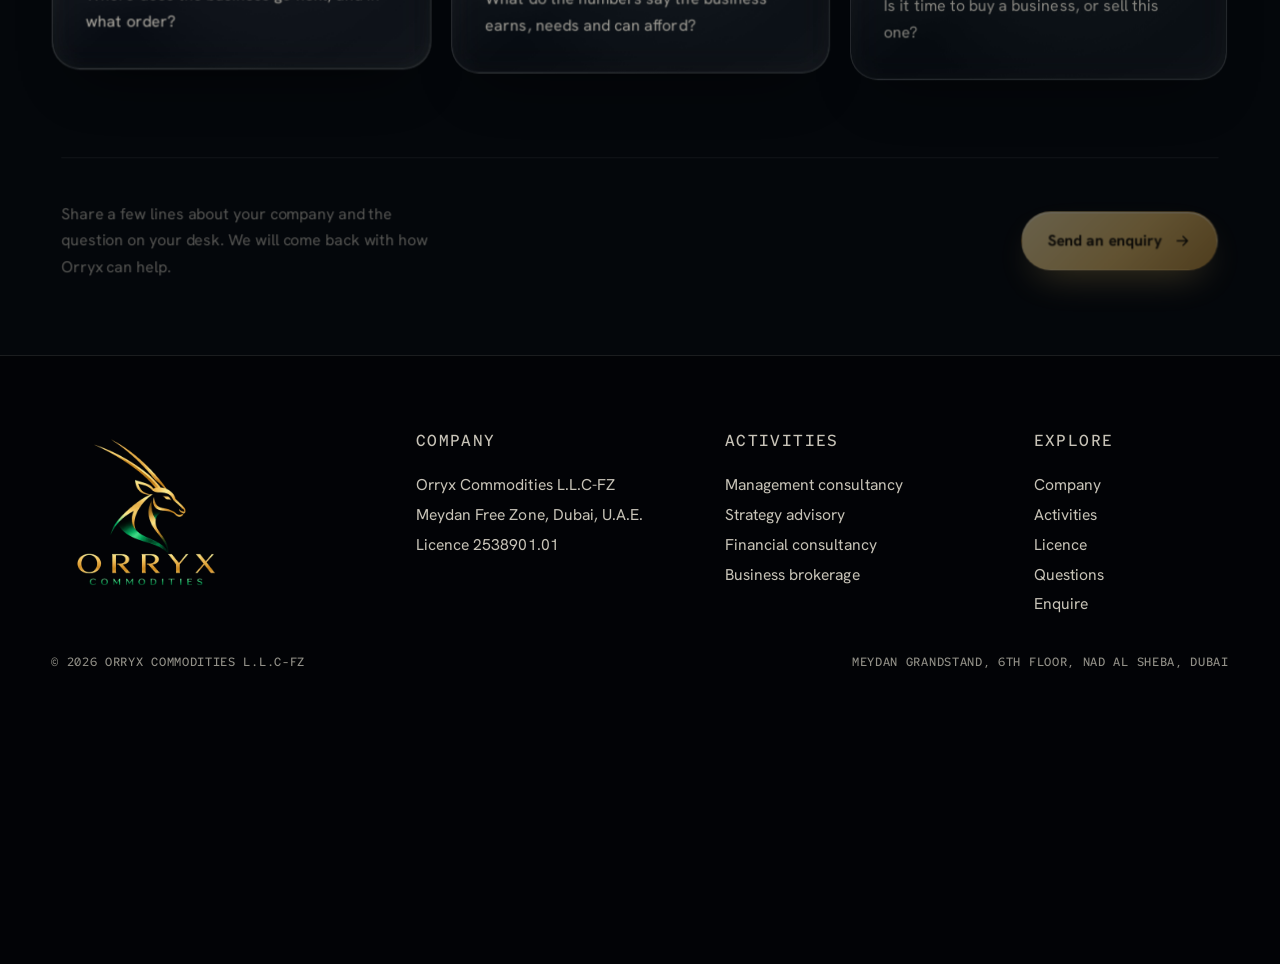
<file: management-consultancy/index.html>
<!doctype html>
<html lang="en">
<head>
<meta charset="utf-8">
<meta name="viewport" content="width=device-width, initial-scale=1, viewport-fit=cover">
<title>Management Consultancy in Dubai | Orryx Commodities</title>
<meta name="description" content="Management consultancy from Orryx Commodities L.L.C-FZ, Dubai: organisation design, process improvement, governance and change support. Licensed activity 7020.00.">
<meta name="theme-color" content="#04110d">
<link rel="canonical" href="https://alliancestreetgoa-lang.github.io/ORRYX/management-consultancy/">
<meta name="robots" content="index, follow, max-image-preview:large, max-snippet:-1">
<meta property="og:type" content="website">
<meta property="og:site_name" content="Orryx Commodities">
<meta property="og:title" content="Management Consultancy in Dubai | Orryx Commodities">
<meta property="og:description" content="Management consultancy from Orryx Commodities L.L.C-FZ, Dubai: organisation design, process improvement, governance and change support. Licensed activity 7020.00.">
<meta property="og:url" content="https://alliancestreetgoa-lang.github.io/ORRYX/management-consultancy/">
<meta property="og:image" content="https://alliancestreetgoa-lang.github.io/ORRYX/assets/img/og.jpg">
<meta property="og:image:width" content="1200">
<meta property="og:image:height" content="630">
<meta property="og:locale" content="en_AE">
<meta name="twitter:card" content="summary_large_image">
<meta name="twitter:title" content="Management Consultancy in Dubai | Orryx Commodities">
<meta name="twitter:description" content="Management consultancy from Orryx Commodities L.L.C-FZ, Dubai: organisation design, process improvement, governance and change support. Licensed activity 7020.00.">
<meta name="twitter:image" content="https://alliancestreetgoa-lang.github.io/ORRYX/assets/img/og.jpg">
<link rel="icon" type="image/png" sizes="64x64" href="../assets/img/favicon-64.png">
<link rel="apple-touch-icon" href="../assets/img/apple-touch-icon.png">
<script type="application/ld+json">
{
 "@context": "https://schema.org",
 "@graph": [
  {
   "@type": "Service",
   "@id": "https://alliancestreetgoa-lang.github.io/ORRYX/management-consultancy/#service",
   "name": "Management consultancy",
   "serviceType": "Management consultancy activities",
   "url": "https://alliancestreetgoa-lang.github.io/ORRYX/management-consultancy/",
   "description": "Practical advice on how the business is organised and run, so decisions get made faster and the work gets done better.",
   "image": "https://alliancestreetgoa-lang.github.io/ORRYX/assets/img/management.webp",
   "provider": {
    "@type": "ProfessionalService",
    "@id": "https://alliancestreetgoa-lang.github.io/ORRYX/#organization",
    "name": "Orryx Commodities L.L.C-FZ",
    "url": "https://alliancestreetgoa-lang.github.io/ORRYX/"
   },
   "hasOfferCatalog": {
    "@type": "OfferCatalog",
    "name": "Management consultancy",
    "itemListElement": [
     {
      "@type": "Offer",
      "itemOffered": {
       "@type": "Service",
       "name": "Operating model and organisation design",
       "description": "How the business is structured: who does what, how teams fit together, and whether that structure still suits the size and direction of the company."
      }
     },
     {
      "@type": "Offer",
      "itemOffered": {
       "@type": "Service",
       "name": "Process and performance improvement",
       "description": "A close look at how work actually flows, where time and money are lost, and what to change first."
      }
     },
     {
      "@type": "Offer",
      "itemOffered": {
       "@type": "Service",
       "name": "Governance, roles and reporting lines",
       "description": "Clear decision rights and reporting, so owners and managers know who decides, who is accountable and who needs to be told."
      }
     },
     {
      "@type": "Offer",
      "itemOffered": {
       "@type": "Service",
       "name": "Change and transformation support",
       "description": "We stay alongside management while changes are carried out, and adjust as results arrive."
      }
     }
    ]
   }
  },
  {
   "@type": "BreadcrumbList",
   "itemListElement": [
    {
     "@type": "ListItem",
     "position": 1,
     "name": "Home",
     "item": "https://alliancestreetgoa-lang.github.io/ORRYX/"
    },
    {
     "@type": "ListItem",
     "position": 2,
     "name": "Licensed activities",
     "item": "https://alliancestreetgoa-lang.github.io/ORRYX/#activities"
    },
    {
     "@type": "ListItem",
     "position": 3,
     "name": "Management consultancy",
     "item": "https://alliancestreetgoa-lang.github.io/ORRYX/management-consultancy/"
    }
   ]
  },
  {
   "@type": "FAQPage",
   "mainEntity": [
    {
     "@type": "Question",
     "name": "What is management consultancy?",
     "acceptedAnswer": {
      "@type": "Answer",
      "text": "Management consultancy is advice to owners and leadership teams on how a business is organised and run. At Orryx it covers operating model and organisation design, process and performance improvement, governance, roles and reporting lines, and change and transformation support."
     }
    },
    {
     "@type": "Question",
     "name": "Is Orryx licensed for management consultancy?",
     "acceptedAnswer": {
      "@type": "Answer",
      "text": "Yes. Management consultancy is activity 7020.00 on the company's business licence number 2538901.01, issued by the Meydan Free Zone, Dubai. The licence was issued on 17 October 2025 and is valid to 16 October 2027."
     }
    },
    {
     "@type": "Question",
     "name": "How does a management consultancy engagement start?",
     "acceptedAnswer": {
      "@type": "Answer",
      "text": "It starts with the owner's real question (growth, control, cash or exit) and the facts behind it. We then examine how the business is run, separate symptoms from causes, and set out the options and a plan in plain language."
     }
    }
   ]
  }
 ]
}
</script>
<link rel="preconnect" href="https://fonts.googleapis.com">
<link rel="preconnect" href="https://fonts.gstatic.com" crossorigin>
<link href="https://fonts.googleapis.com/css2?family=Newsreader:ital,opsz,wght@0,6..72,400..700;1,6..72,400..700&family=Hanken+Grotesk:wght@400;500;600;700;800&family=Red+Hat+Mono:wght@400;500;600&family=Noto+Kufi+Arabic:wght@400;600&display=swap" rel="stylesheet">
<link rel="preload" as="image" href="../assets/img/management.webp">
<link rel="stylesheet" href="../css/style.css?v=23">
</head>
<body class="subpage">

<div class="tones" aria-hidden="true">
  <div class="tone tone--emerald is-on" data-tone-layer="emerald"></div><div class="tone tone--sapphire" data-tone-layer="sapphire"></div><div class="tone tone--wine" data-tone-layer="wine"></div>
  <div class="blob blob--a"></div><div class="blob blob--b"></div><div class="blob blob--c"></div>
</div>
<div class="grain" aria-hidden="true"></div>
<div class="progress" aria-hidden="true"><i id="progressBar"></i></div>

<header class="nav" id="nav">
  <a href="../" class="nav__brand" aria-label="Orryx Commodities home">
    <img src="../assets/img/mark.webp" alt="" width="371" height="400">
    <span><b>ORRYX</b><em>COMMODITIES</em></span>
  </a>
  <nav class="nav__links" id="navLinks" aria-label="Main">
    <a href="../#company">Company</a>
    <a href="../#activities">Activities</a>
    <a href="../#method">Method</a>
    <a href="../#brokerage">Brokerage</a>
    <a href="../#licence">Licence</a>
    <a href="../#contact" class="nav__cta">Enquire</a>
  </nav>
  <button class="nav__burger" id="burger" aria-label="Open menu" aria-expanded="false"><i></i><i></i></button>
</header>

<main>

<section class="phero" data-tone="emerald">
  <div class="wrap phero__grid">
    <div>
      <nav class="crumbs mono" aria-label="Breadcrumb"><a href="../">Home</a><i>/</i><a href="../#activities">Activities</a><i>/</i><span aria-current="page">Management consultancy</span></nav>
      <p class="kicker mono"><i class="dot"></i>Licensed activity 7020.00 · Meydan Free Zone · Dubai</p>
      <h1 class="phero__title">Management consultancy in Dubai</h1>
      <p class="phero__lede">Practical advice on how the business is organised and run, so decisions get made faster and the work gets done better.</p>
      <p class="phero__q"><span class="mono">The question it answers</span>How should the business be organised and run?</p>
      <div class="hero__actions">
        <a href="../#contact" class="btn btn--gold"><span>Enquire</span><svg viewBox="0 0 24 24"><path d="M5 12h14M13 6l6 6-6 6"/></svg></a>
        <a href="#covers" class="btn btn--glass"><span>What it covers</span></a>
      </div>
    </div>
    <div class="phero__img"><img src="../assets/img/management.webp" alt="Liquid glass organisation structure with interlocking gears" width="1400" height="788" fetchpriority="high"></div>
  </div>
</section>

<section class="section psec" id="covers" data-tone="emerald">
  <div class="wrap">
    <p class="kicker mono" data-reveal><i class="dot"></i>01 — What it covers</p>
    <h2 class="h2" data-split>Four parts of the work.</h2>
    <div class="faq__grid">
      <article class="card glass" data-reveal><h3>Operating model and organisation design</h3><p>How the business is structured: who does what, how teams fit together, and whether that structure still suits the size and direction of the company.</p></article>
      <article class="card glass" data-reveal><h3>Process and performance improvement</h3><p>A close look at how work actually flows, where time and money are lost, and what to change first.</p></article>
      <article class="card glass" data-reveal><h3>Governance, roles and reporting lines</h3><p>Clear decision rights and reporting, so owners and managers know who decides, who is accountable and who needs to be told.</p></article>
      <article class="card glass" data-reveal><h3>Change and transformation support</h3><p>We stay alongside management while changes are carried out, and adjust as results arrive.</p></article>
    </div>
  </div>
</section>

<section class="section psec" data-tone="sapphire">
  <div class="wrap pgrid2">
    <div>
      <p class="kicker mono" data-reveal><i class="dot"></i>02 — When it fits</p>
      <h2 class="h2" data-split>Signs it is time to talk.</h2>
    </div>
    <div class="card glass" data-reveal>
      <ul class="ticks ticks--lg"><li>The business has outgrown the way it is organised.</li><li>Too many decisions wait on one person.</li><li>The same problems return every quarter.</li><li>A change has been agreed but is not happening.</li></ul>
    </div>
  </div>
</section>

<section class="section psec" data-tone="wine">
  <div class="wrap">
    <p class="kicker mono" data-reveal><i class="dot"></i>03 — How it works</p>
    <h2 class="h2" data-split>How an engagement flows.</h2>
    <ol class="psteps psteps--5">
      <li class="card glass" data-reveal><span class="pstep__n">1</span><h3>Listen</h3><p>We start with the owner&#x27;s real question and the facts behind it.</p></li>
      <li class="card glass" data-reveal><span class="pstep__n">2</span><h3>Diagnose</h3><p>We examine how the business is run and how the numbers behave.</p></li>
      <li class="card glass" data-reveal><span class="pstep__n">3</span><h3>Design</h3><p>We set out the options, a recommended strategy and the plan.</p></li>
      <li class="card glass" data-reveal><span class="pstep__n">4</span><h3>Deliver</h3><p>We stay alongside management while the plan is carried out.</p></li>
      <li class="card glass" data-reveal><span class="pstep__n">5</span><h3>Transact</h3><p>When buying or selling is the right move, our brokerage desk arranges the deal.</p></li>
    </ol>
  </div>
</section>

<section class="section psec" data-tone="emerald">
  <div class="wrap">
    <p class="kicker mono" data-reveal><i class="dot"></i>04 — Credentials</p>
    <h2 class="h2" data-split>The licence behind it.</h2>
    <div class="cert glass" data-reveal>
      <dl class="cert__grid">
        <div><dt>Activity code</dt><dd>7020.00</dd></div>
        <div><dt>Activity</dt><dd>Management consultancy activities</dd></div>
        <div class="cert__ar"><dt lang="ar" dir="rtl">النشاط</dt><dd lang="ar" dir="rtl">انشطة استشارات الادارية</dd></div>
        <div><dt>Company</dt><dd>Orryx Commodities L.L.C-FZ</dd></div>
        <div><dt>Licence number</dt><dd>2538901.01</dd></div>
        <div><dt>Licence valid to</dt><dd>16 October 2027</dd></div>
        <div class="wide"><dt>Registered address</dt><dd>Meydan Grandstand, 6th floor, Meydan Road, Nad Al Sheba, Dubai, U.A.E.</dd></div>
      </dl>
      <p class="cert__foot mono">Issued under the Meydan Free Zone regulations. <a href="../#licence">See the full licence, line by line</a>.</p>
    </div>
  </div>
</section>

<section class="section psec" id="questions" data-tone="sapphire">
  <div class="wrap">
    <p class="kicker mono" data-reveal><i class="dot"></i>05 — Questions</p>
    <h2 class="h2" data-split>Management consultancy, answered plainly.</h2>
    <div class="faq__grid faq__grid--3">
      <article class="card glass" data-reveal><h3>What is management consultancy?</h3><p>Management consultancy is advice to owners and leadership teams on how a business is organised and run. At Orryx it covers operating model and organisation design, process and performance improvement, governance, roles and reporting lines, and change and transformation support.</p></article>
      <article class="card glass" data-reveal><h3>Is Orryx licensed for management consultancy?</h3><p>Yes. Management consultancy is activity 7020.00 on the company&#x27;s business licence number 2538901.01, issued by the Meydan Free Zone, Dubai. The licence was issued on 17 October 2025 and is valid to 16 October 2027.</p></article>
      <article class="card glass" data-reveal><h3>How does a management consultancy engagement start?</h3><p>It starts with the owner&#x27;s real question (growth, control, cash or exit) and the facts behind it. We then examine how the business is run, separate symptoms from causes, and set out the options and a plan in plain language.</p></article>
    </div>
  </div>
</section>

<section class="section psec" data-tone="emerald">
  <div class="wrap">
    <p class="kicker mono" data-reveal><i class="dot"></i>06 — The other activities</p>
    <h2 class="h2" data-split>Each one feeds the next.</h2>
    <div class="faq__grid faq__grid--3">
      <a class="card glass other" href="../strategy-advisory/" data-reveal><span class="mono">7020.11</span><h3>Strategy advisory</h3><p>Where does the business go next, and in what order?</p></a>
      <a class="card glass other" href="../financial-consultancy/" data-reveal><span class="mono">6619.14</span><h3>Financial consultancy</h3><p>What do the numbers say the business earns, needs and can afford?</p></a>
      <a class="card glass other" href="../business-brokerage/" data-reveal><span class="mono">7490.02</span><h3>Business brokerage</h3><p>Is it time to buy a business, or sell this one?</p></a>
    </div>
    <div class="pcta" data-reveal>
      <p class="lede">Share a few lines about your company and the question on your desk. We will come back with how Orryx can help.</p>
      <a href="../#contact" class="btn btn--gold"><span>Send an enquiry</span><svg viewBox="0 0 24 24"><path d="M5 12h14M13 6l6 6-6 6"/></svg></a>
    </div>
  </div>
</section>

</main>

<footer class="footer">
  <div class="wrap footer__grid">
    <div class="footer__brand"><img src="../assets/img/logo-t.webp" alt="Orryx Commodities logo" width="480" height="480" loading="lazy"></div>
    <div><p class="mono label">Company</p><p>Orryx Commodities L.L.C-FZ<br>Meydan Free Zone, Dubai, U.A.E.<br>Licence 2538901.01</p></div>
    <div><p class="mono label">Activities</p><p><a href="../management-consultancy/">Management consultancy</a><br><a href="../strategy-advisory/">Strategy advisory</a><br><a href="../financial-consultancy/">Financial consultancy</a><br><a href="../business-brokerage/">Business brokerage</a></p></div>
    <div><p class="mono label">Explore</p><p><a href="../#company">Company</a><br><a href="../#activities">Activities</a><br><a href="../#licence">Licence</a><br><a href="../#questions">Questions</a><br><a href="../#contact">Enquire</a></p></div>
  </div>
  <div class="wrap footer__base mono"><span>© <span id="year">2026</span> Orryx Commodities L.L.C-FZ</span><span>Meydan Grandstand, 6th floor, Nad Al Sheba, Dubai</span></div>
  <div class="footer__word" aria-hidden="true">ORRYX</div>
</footer>

<script src="../vendor/gsap.min.js"></script>
<script src="../vendor/ScrollTrigger.min.js"></script>
<script src="../vendor/lenis.min.js"></script>
<script src="../js/page.js?v=21"></script>
</body>
</html>
</file>
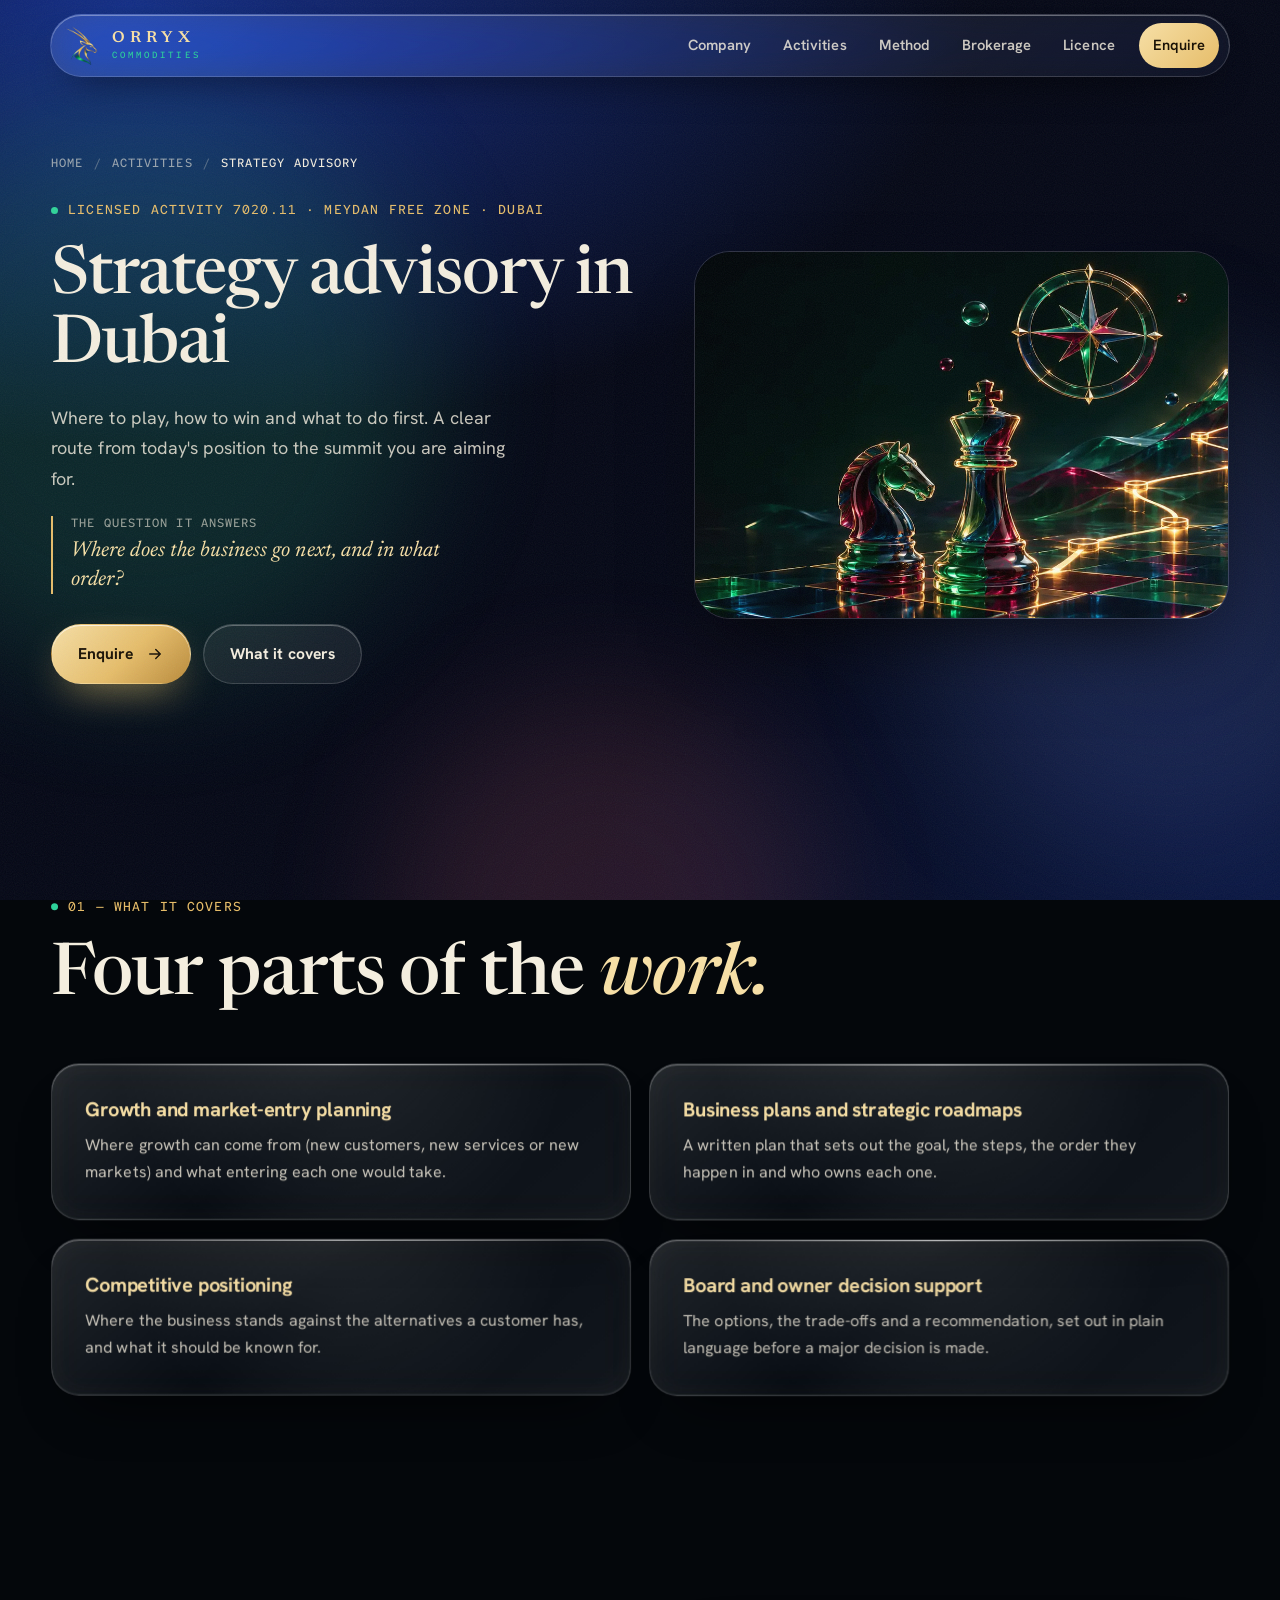
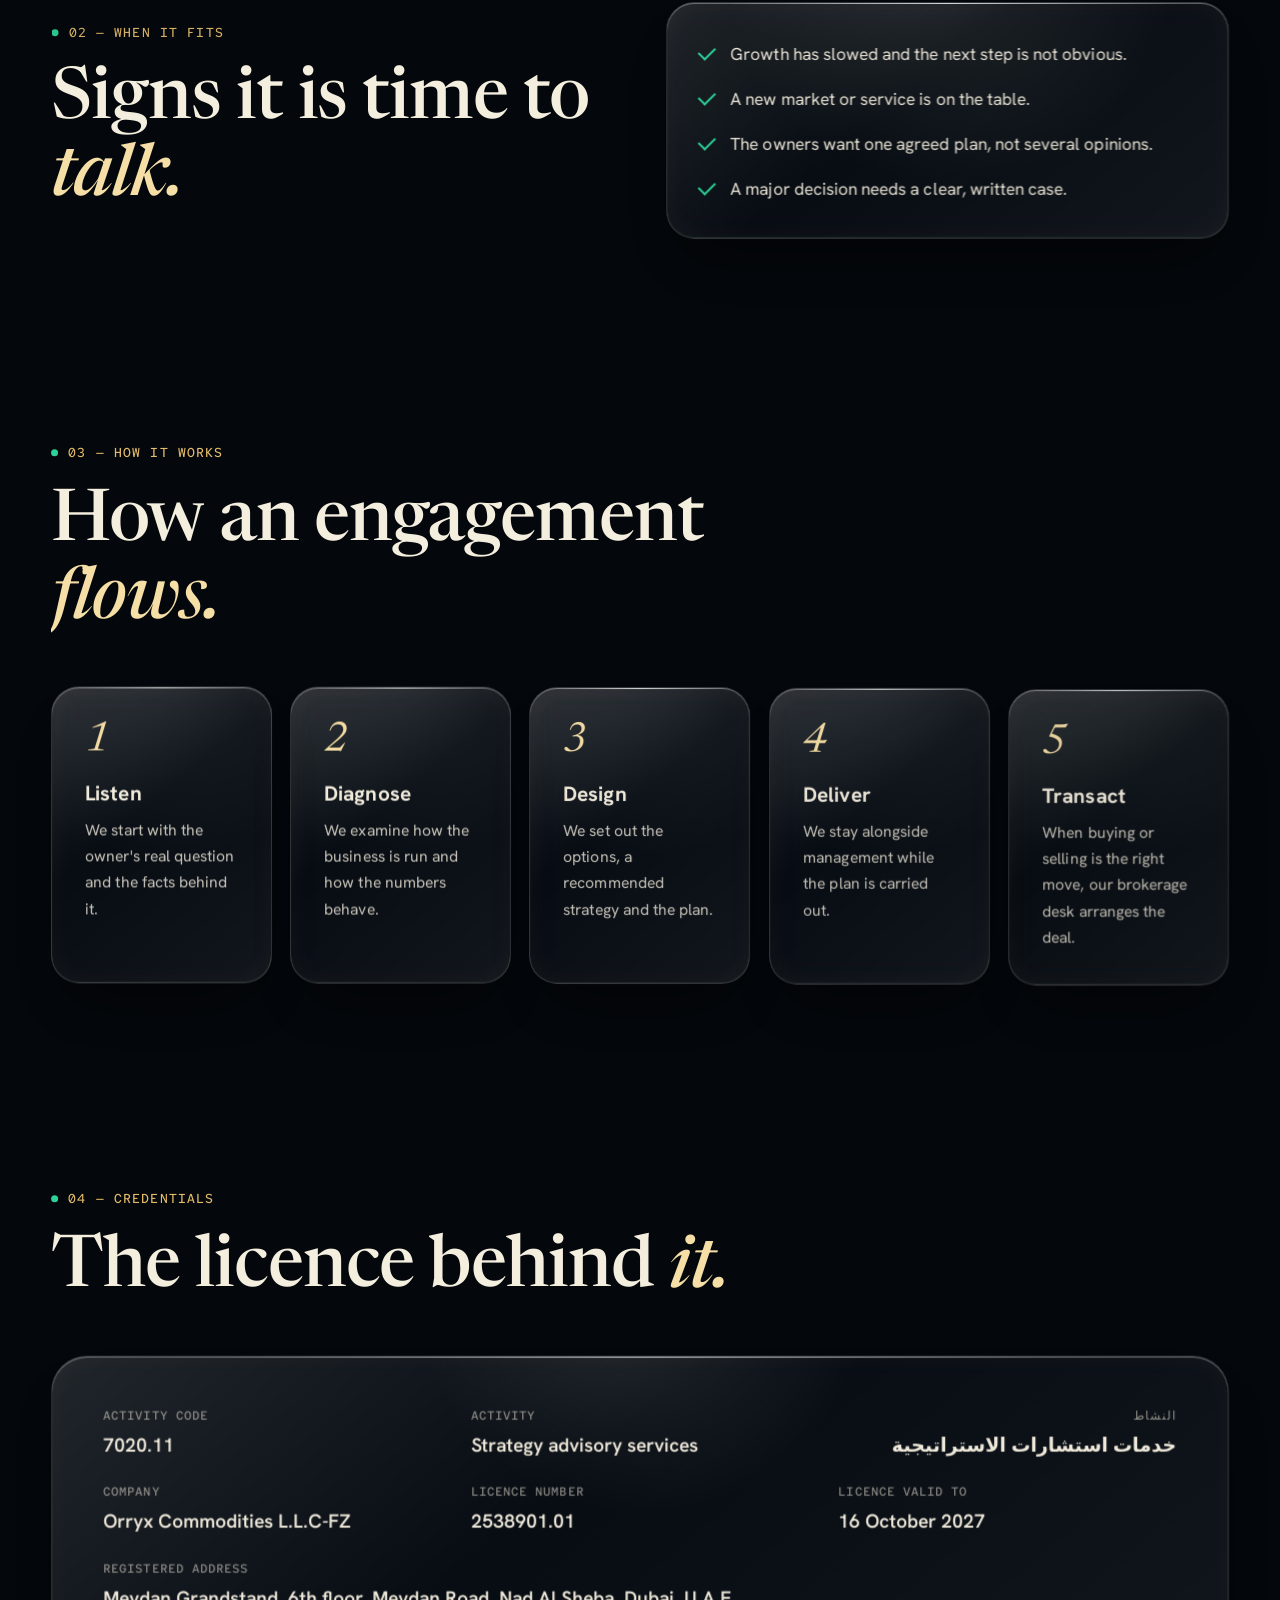
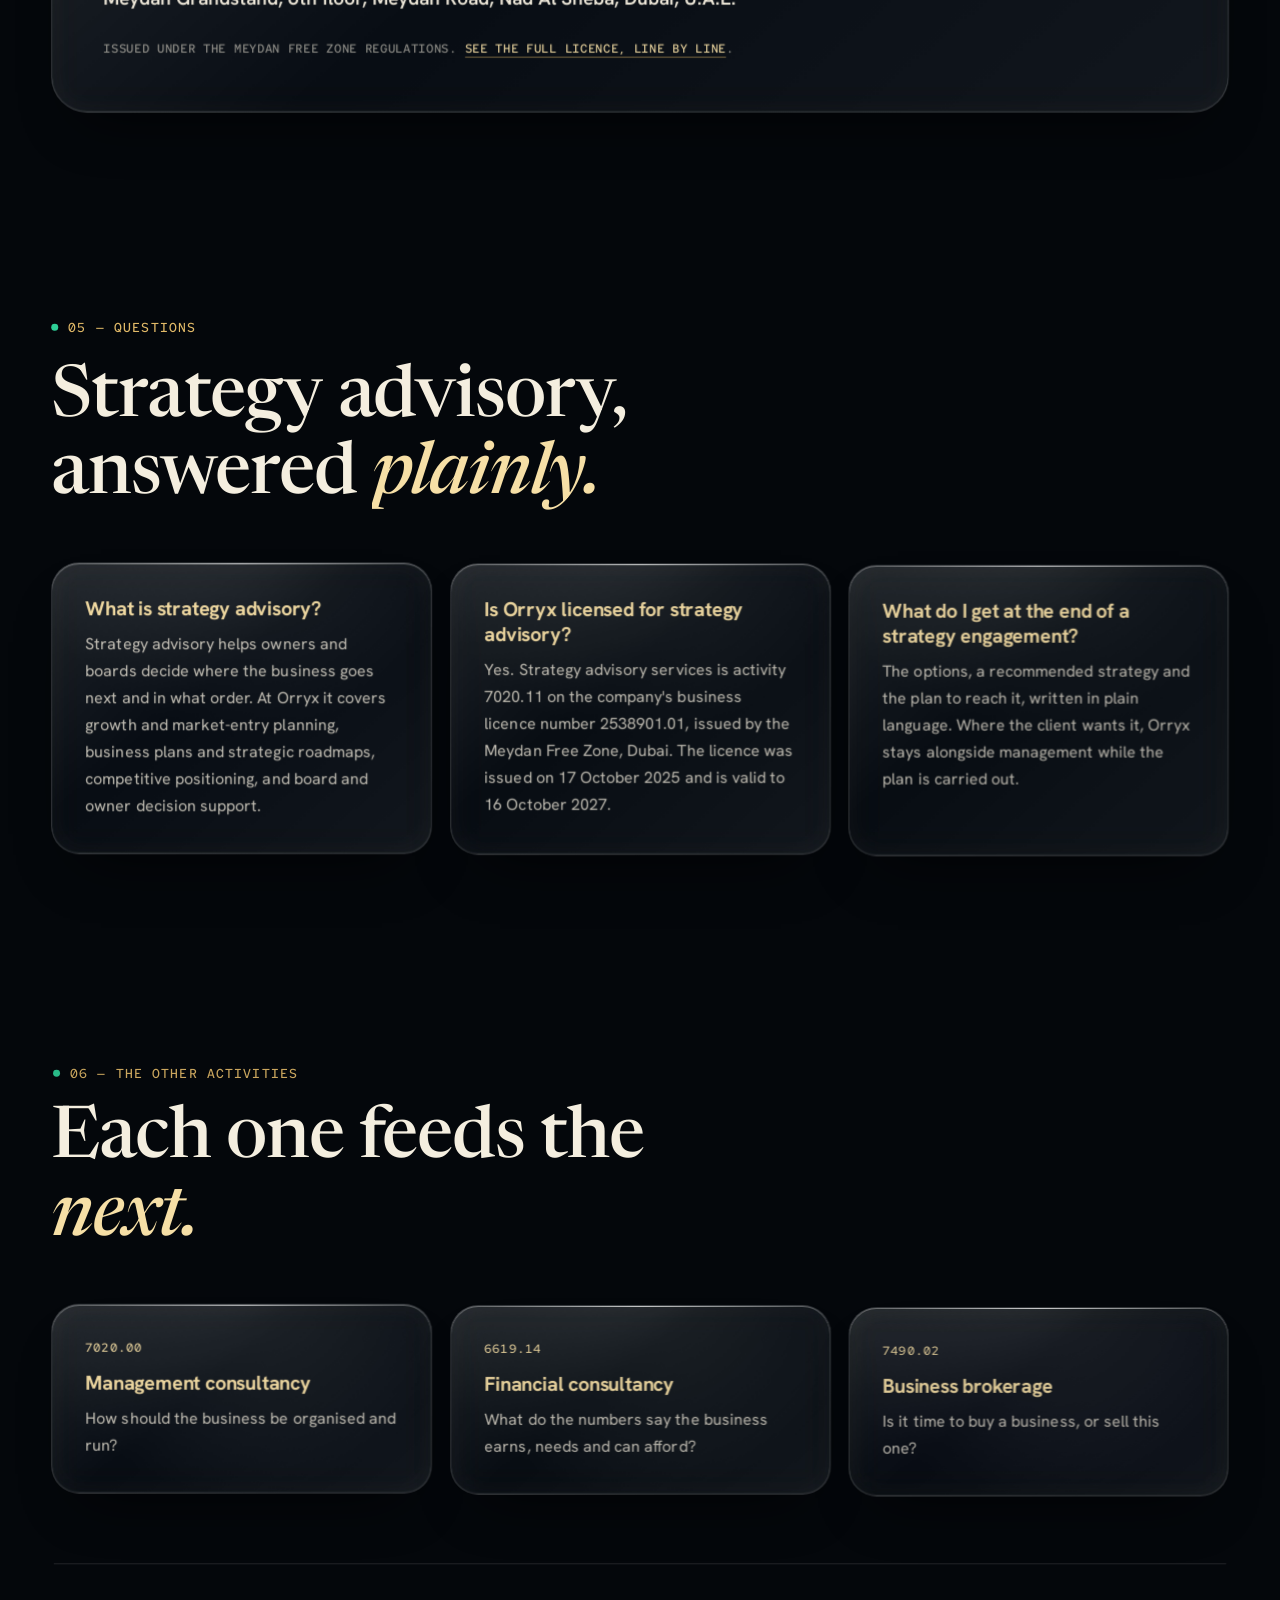
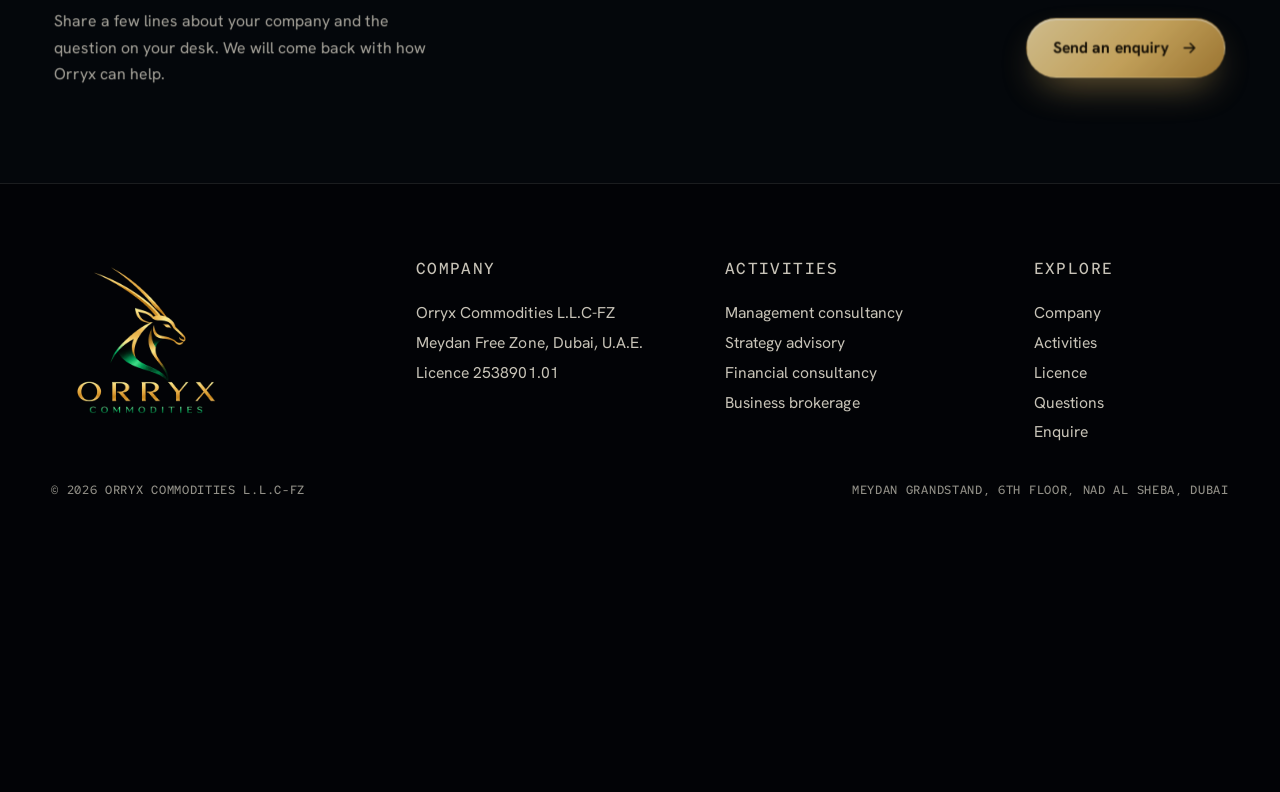
<file: strategy-advisory/index.html>
<!doctype html>
<html lang="en">
<head>
<meta charset="utf-8">
<meta name="viewport" content="width=device-width, initial-scale=1, viewport-fit=cover">
<title>Strategy Advisory in Dubai | Orryx Commodities</title>
<meta name="description" content="Strategy advisory from Orryx Commodities L.L.C-FZ, Dubai: growth and market-entry planning, business plans, positioning and decision support. Licensed activity 7020.11.">
<meta name="theme-color" content="#04110d">
<link rel="canonical" href="https://alliancestreetgoa-lang.github.io/ORRYX/strategy-advisory/">
<meta name="robots" content="index, follow, max-image-preview:large, max-snippet:-1">
<meta property="og:type" content="website">
<meta property="og:site_name" content="Orryx Commodities">
<meta property="og:title" content="Strategy Advisory in Dubai | Orryx Commodities">
<meta property="og:description" content="Strategy advisory from Orryx Commodities L.L.C-FZ, Dubai: growth and market-entry planning, business plans, positioning and decision support. Licensed activity 7020.11.">
<meta property="og:url" content="https://alliancestreetgoa-lang.github.io/ORRYX/strategy-advisory/">
<meta property="og:image" content="https://alliancestreetgoa-lang.github.io/ORRYX/assets/img/og.jpg">
<meta property="og:image:width" content="1200">
<meta property="og:image:height" content="630">
<meta property="og:locale" content="en_AE">
<meta name="twitter:card" content="summary_large_image">
<meta name="twitter:title" content="Strategy Advisory in Dubai | Orryx Commodities">
<meta name="twitter:description" content="Strategy advisory from Orryx Commodities L.L.C-FZ, Dubai: growth and market-entry planning, business plans, positioning and decision support. Licensed activity 7020.11.">
<meta name="twitter:image" content="https://alliancestreetgoa-lang.github.io/ORRYX/assets/img/og.jpg">
<link rel="icon" type="image/png" sizes="64x64" href="../assets/img/favicon-64.png">
<link rel="apple-touch-icon" href="../assets/img/apple-touch-icon.png">
<script type="application/ld+json">
{
 "@context": "https://schema.org",
 "@graph": [
  {
   "@type": "Service",
   "@id": "https://alliancestreetgoa-lang.github.io/ORRYX/strategy-advisory/#service",
   "name": "Strategy advisory",
   "serviceType": "Strategy advisory services",
   "url": "https://alliancestreetgoa-lang.github.io/ORRYX/strategy-advisory/",
   "description": "Where to play, how to win and what to do first. A clear route from today's position to the summit you are aiming for.",
   "image": "https://alliancestreetgoa-lang.github.io/ORRYX/assets/img/strategy.webp",
   "provider": {
    "@type": "ProfessionalService",
    "@id": "https://alliancestreetgoa-lang.github.io/ORRYX/#organization",
    "name": "Orryx Commodities L.L.C-FZ",
    "url": "https://alliancestreetgoa-lang.github.io/ORRYX/"
   },
   "hasOfferCatalog": {
    "@type": "OfferCatalog",
    "name": "Strategy advisory",
    "itemListElement": [
     {
      "@type": "Offer",
      "itemOffered": {
       "@type": "Service",
       "name": "Growth and market-entry planning",
       "description": "Where growth can come from (new customers, new services or new markets) and what entering each one would take."
      }
     },
     {
      "@type": "Offer",
      "itemOffered": {
       "@type": "Service",
       "name": "Business plans and strategic roadmaps",
       "description": "A written plan that sets out the goal, the steps, the order they happen in and who owns each one."
      }
     },
     {
      "@type": "Offer",
      "itemOffered": {
       "@type": "Service",
       "name": "Competitive positioning",
       "description": "Where the business stands against the alternatives a customer has, and what it should be known for."
      }
     },
     {
      "@type": "Offer",
      "itemOffered": {
       "@type": "Service",
       "name": "Board and owner decision support",
       "description": "The options, the trade-offs and a recommendation, set out in plain language before a major decision is made."
      }
     }
    ]
   }
  },
  {
   "@type": "BreadcrumbList",
   "itemListElement": [
    {
     "@type": "ListItem",
     "position": 1,
     "name": "Home",
     "item": "https://alliancestreetgoa-lang.github.io/ORRYX/"
    },
    {
     "@type": "ListItem",
     "position": 2,
     "name": "Licensed activities",
     "item": "https://alliancestreetgoa-lang.github.io/ORRYX/#activities"
    },
    {
     "@type": "ListItem",
     "position": 3,
     "name": "Strategy advisory",
     "item": "https://alliancestreetgoa-lang.github.io/ORRYX/strategy-advisory/"
    }
   ]
  },
  {
   "@type": "FAQPage",
   "mainEntity": [
    {
     "@type": "Question",
     "name": "What is strategy advisory?",
     "acceptedAnswer": {
      "@type": "Answer",
      "text": "Strategy advisory helps owners and boards decide where the business goes next and in what order. At Orryx it covers growth and market-entry planning, business plans and strategic roadmaps, competitive positioning, and board and owner decision support."
     }
    },
    {
     "@type": "Question",
     "name": "Is Orryx licensed for strategy advisory?",
     "acceptedAnswer": {
      "@type": "Answer",
      "text": "Yes. Strategy advisory services is activity 7020.11 on the company's business licence number 2538901.01, issued by the Meydan Free Zone, Dubai. The licence was issued on 17 October 2025 and is valid to 16 October 2027."
     }
    },
    {
     "@type": "Question",
     "name": "What do I get at the end of a strategy engagement?",
     "acceptedAnswer": {
      "@type": "Answer",
      "text": "The options, a recommended strategy and the plan to reach it, written in plain language. Where the client wants it, Orryx stays alongside management while the plan is carried out."
     }
    }
   ]
  }
 ]
}
</script>
<link rel="preconnect" href="https://fonts.googleapis.com">
<link rel="preconnect" href="https://fonts.gstatic.com" crossorigin>
<link href="https://fonts.googleapis.com/css2?family=Newsreader:ital,opsz,wght@0,6..72,400..700;1,6..72,400..700&family=Hanken+Grotesk:wght@400;500;600;700;800&family=Red+Hat+Mono:wght@400;500;600&family=Noto+Kufi+Arabic:wght@400;600&display=swap" rel="stylesheet">
<link rel="preload" as="image" href="../assets/img/strategy.webp">
<link rel="stylesheet" href="../css/style.css?v=23">
</head>
<body class="subpage">

<div class="tones" aria-hidden="true">
  <div class="tone tone--emerald" data-tone-layer="emerald"></div><div class="tone tone--sapphire is-on" data-tone-layer="sapphire"></div><div class="tone tone--wine" data-tone-layer="wine"></div>
  <div class="blob blob--a"></div><div class="blob blob--b"></div><div class="blob blob--c"></div>
</div>
<div class="grain" aria-hidden="true"></div>
<div class="progress" aria-hidden="true"><i id="progressBar"></i></div>

<header class="nav" id="nav">
  <a href="../" class="nav__brand" aria-label="Orryx Commodities home">
    <img src="../assets/img/mark.webp" alt="" width="371" height="400">
    <span><b>ORRYX</b><em>COMMODITIES</em></span>
  </a>
  <nav class="nav__links" id="navLinks" aria-label="Main">
    <a href="../#company">Company</a>
    <a href="../#activities">Activities</a>
    <a href="../#method">Method</a>
    <a href="../#brokerage">Brokerage</a>
    <a href="../#licence">Licence</a>
    <a href="../#contact" class="nav__cta">Enquire</a>
  </nav>
  <button class="nav__burger" id="burger" aria-label="Open menu" aria-expanded="false"><i></i><i></i></button>
</header>

<main>

<section class="phero" data-tone="sapphire">
  <div class="wrap phero__grid">
    <div>
      <nav class="crumbs mono" aria-label="Breadcrumb"><a href="../">Home</a><i>/</i><a href="../#activities">Activities</a><i>/</i><span aria-current="page">Strategy advisory</span></nav>
      <p class="kicker mono"><i class="dot"></i>Licensed activity 7020.11 · Meydan Free Zone · Dubai</p>
      <h1 class="phero__title">Strategy advisory in Dubai</h1>
      <p class="phero__lede">Where to play, how to win and what to do first. A clear route from today&#x27;s position to the summit you are aiming for.</p>
      <p class="phero__q"><span class="mono">The question it answers</span>Where does the business go next, and in what order?</p>
      <div class="hero__actions">
        <a href="../#contact" class="btn btn--gold"><span>Enquire</span><svg viewBox="0 0 24 24"><path d="M5 12h14M13 6l6 6-6 6"/></svg></a>
        <a href="#covers" class="btn btn--glass"><span>What it covers</span></a>
      </div>
    </div>
    <div class="phero__img"><img src="../assets/img/strategy.webp" alt="Glass chess pieces with a golden route to a summit" width="1400" height="788" fetchpriority="high"></div>
  </div>
</section>

<section class="section psec" id="covers" data-tone="sapphire">
  <div class="wrap">
    <p class="kicker mono" data-reveal><i class="dot"></i>01 — What it covers</p>
    <h2 class="h2" data-split>Four parts of the work.</h2>
    <div class="faq__grid">
      <article class="card glass" data-reveal><h3>Growth and market-entry planning</h3><p>Where growth can come from (new customers, new services or new markets) and what entering each one would take.</p></article>
      <article class="card glass" data-reveal><h3>Business plans and strategic roadmaps</h3><p>A written plan that sets out the goal, the steps, the order they happen in and who owns each one.</p></article>
      <article class="card glass" data-reveal><h3>Competitive positioning</h3><p>Where the business stands against the alternatives a customer has, and what it should be known for.</p></article>
      <article class="card glass" data-reveal><h3>Board and owner decision support</h3><p>The options, the trade-offs and a recommendation, set out in plain language before a major decision is made.</p></article>
    </div>
  </div>
</section>

<section class="section psec" data-tone="sapphire">
  <div class="wrap pgrid2">
    <div>
      <p class="kicker mono" data-reveal><i class="dot"></i>02 — When it fits</p>
      <h2 class="h2" data-split>Signs it is time to talk.</h2>
    </div>
    <div class="card glass" data-reveal>
      <ul class="ticks ticks--lg"><li>Growth has slowed and the next step is not obvious.</li><li>A new market or service is on the table.</li><li>The owners want one agreed plan, not several opinions.</li><li>A major decision needs a clear, written case.</li></ul>
    </div>
  </div>
</section>

<section class="section psec" data-tone="wine">
  <div class="wrap">
    <p class="kicker mono" data-reveal><i class="dot"></i>03 — How it works</p>
    <h2 class="h2" data-split>How an engagement flows.</h2>
    <ol class="psteps psteps--5">
      <li class="card glass" data-reveal><span class="pstep__n">1</span><h3>Listen</h3><p>We start with the owner&#x27;s real question and the facts behind it.</p></li>
      <li class="card glass" data-reveal><span class="pstep__n">2</span><h3>Diagnose</h3><p>We examine how the business is run and how the numbers behave.</p></li>
      <li class="card glass" data-reveal><span class="pstep__n">3</span><h3>Design</h3><p>We set out the options, a recommended strategy and the plan.</p></li>
      <li class="card glass" data-reveal><span class="pstep__n">4</span><h3>Deliver</h3><p>We stay alongside management while the plan is carried out.</p></li>
      <li class="card glass" data-reveal><span class="pstep__n">5</span><h3>Transact</h3><p>When buying or selling is the right move, our brokerage desk arranges the deal.</p></li>
    </ol>
  </div>
</section>

<section class="section psec" data-tone="emerald">
  <div class="wrap">
    <p class="kicker mono" data-reveal><i class="dot"></i>04 — Credentials</p>
    <h2 class="h2" data-split>The licence behind it.</h2>
    <div class="cert glass" data-reveal>
      <dl class="cert__grid">
        <div><dt>Activity code</dt><dd>7020.11</dd></div>
        <div><dt>Activity</dt><dd>Strategy advisory services</dd></div>
        <div class="cert__ar"><dt lang="ar" dir="rtl">النشاط</dt><dd lang="ar" dir="rtl">خدمات استشارات الاستراتيجية</dd></div>
        <div><dt>Company</dt><dd>Orryx Commodities L.L.C-FZ</dd></div>
        <div><dt>Licence number</dt><dd>2538901.01</dd></div>
        <div><dt>Licence valid to</dt><dd>16 October 2027</dd></div>
        <div class="wide"><dt>Registered address</dt><dd>Meydan Grandstand, 6th floor, Meydan Road, Nad Al Sheba, Dubai, U.A.E.</dd></div>
      </dl>
      <p class="cert__foot mono">Issued under the Meydan Free Zone regulations. <a href="../#licence">See the full licence, line by line</a>.</p>
    </div>
  </div>
</section>

<section class="section psec" id="questions" data-tone="sapphire">
  <div class="wrap">
    <p class="kicker mono" data-reveal><i class="dot"></i>05 — Questions</p>
    <h2 class="h2" data-split>Strategy advisory, answered plainly.</h2>
    <div class="faq__grid faq__grid--3">
      <article class="card glass" data-reveal><h3>What is strategy advisory?</h3><p>Strategy advisory helps owners and boards decide where the business goes next and in what order. At Orryx it covers growth and market-entry planning, business plans and strategic roadmaps, competitive positioning, and board and owner decision support.</p></article>
      <article class="card glass" data-reveal><h3>Is Orryx licensed for strategy advisory?</h3><p>Yes. Strategy advisory services is activity 7020.11 on the company&#x27;s business licence number 2538901.01, issued by the Meydan Free Zone, Dubai. The licence was issued on 17 October 2025 and is valid to 16 October 2027.</p></article>
      <article class="card glass" data-reveal><h3>What do I get at the end of a strategy engagement?</h3><p>The options, a recommended strategy and the plan to reach it, written in plain language. Where the client wants it, Orryx stays alongside management while the plan is carried out.</p></article>
    </div>
  </div>
</section>

<section class="section psec" data-tone="sapphire">
  <div class="wrap">
    <p class="kicker mono" data-reveal><i class="dot"></i>06 — The other activities</p>
    <h2 class="h2" data-split>Each one feeds the next.</h2>
    <div class="faq__grid faq__grid--3">
      <a class="card glass other" href="../management-consultancy/" data-reveal><span class="mono">7020.00</span><h3>Management consultancy</h3><p>How should the business be organised and run?</p></a>
      <a class="card glass other" href="../financial-consultancy/" data-reveal><span class="mono">6619.14</span><h3>Financial consultancy</h3><p>What do the numbers say the business earns, needs and can afford?</p></a>
      <a class="card glass other" href="../business-brokerage/" data-reveal><span class="mono">7490.02</span><h3>Business brokerage</h3><p>Is it time to buy a business, or sell this one?</p></a>
    </div>
    <div class="pcta" data-reveal>
      <p class="lede">Share a few lines about your company and the question on your desk. We will come back with how Orryx can help.</p>
      <a href="../#contact" class="btn btn--gold"><span>Send an enquiry</span><svg viewBox="0 0 24 24"><path d="M5 12h14M13 6l6 6-6 6"/></svg></a>
    </div>
  </div>
</section>

</main>

<footer class="footer">
  <div class="wrap footer__grid">
    <div class="footer__brand"><img src="../assets/img/logo-t.webp" alt="Orryx Commodities logo" width="480" height="480" loading="lazy"></div>
    <div><p class="mono label">Company</p><p>Orryx Commodities L.L.C-FZ<br>Meydan Free Zone, Dubai, U.A.E.<br>Licence 2538901.01</p></div>
    <div><p class="mono label">Activities</p><p><a href="../management-consultancy/">Management consultancy</a><br><a href="../strategy-advisory/">Strategy advisory</a><br><a href="../financial-consultancy/">Financial consultancy</a><br><a href="../business-brokerage/">Business brokerage</a></p></div>
    <div><p class="mono label">Explore</p><p><a href="../#company">Company</a><br><a href="../#activities">Activities</a><br><a href="../#licence">Licence</a><br><a href="../#questions">Questions</a><br><a href="../#contact">Enquire</a></p></div>
  </div>
  <div class="wrap footer__base mono"><span>© <span id="year">2026</span> Orryx Commodities L.L.C-FZ</span><span>Meydan Grandstand, 6th floor, Nad Al Sheba, Dubai</span></div>
  <div class="footer__word" aria-hidden="true">ORRYX</div>
</footer>

<script src="../vendor/gsap.min.js"></script>
<script src="../vendor/ScrollTrigger.min.js"></script>
<script src="../vendor/lenis.min.js"></script>
<script src="../js/page.js?v=21"></script>
</body>
</html>
</file>
<file: css/style.css>
/* Orryx Commodities — liquid glass, three deep colours */
:root{
  --ink:#04070b;
  --emerald:#063b2d; --emerald-hi:#2fd39a;
  --sapphire:#0a1b52; --sapphire-hi:#6d95ff;
  --wine:#4d0e26; --wine-hi:#ff6f98;
  --gold:#e6bd6a; --gold-hi:#f6dfa6;
  --cream:#f4eedf; --mute:rgba(244,238,223,.82); --faint:rgba(244,238,223,.6);
  --glass:rgba(255,255,255,.055); --glass-b:rgba(255,255,255,.16);
  --f-display:"Newsreader",Georgia,"Times New Roman",serif;
  --f-head:"Hanken Grotesk",system-ui,sans-serif;
  --f-body:"Hanken Grotesk",system-ui,sans-serif;
  --f-mono:"Red Hat Mono",ui-monospace,monospace;
  --f-ar:"Noto Kufi Arabic","Geeza Pro",sans-serif;
  --r:28px; --pad:clamp(18px,4vw,56px);
  --ease:cubic-bezier(.2,.8,.2,1);
}
*{box-sizing:border-box;margin:0;padding:0}
html{-webkit-text-size-adjust:100%;scroll-behavior:auto;overflow-x:clip}
html.lenis,html.lenis body{height:auto}
body{background:var(--ink);color:var(--cream);font-family:var(--f-body);font-weight:400;font-size:clamp(15px,1.05vw,17px);line-height:1.6;overflow-x:hidden;-webkit-font-smoothing:antialiased}
img{display:block;max-width:100%}
a{color:inherit;text-decoration:none}
ul,ol{list-style:none}
::selection{background:var(--gold);color:#111}
.wrap{width:min(1320px,100%);margin-inline:auto;padding-inline:var(--pad)}
.mono{font-family:var(--f-mono);font-weight:400;font-size:.68rem;letter-spacing:.14em;text-transform:uppercase}
.ar{font-family:var(--f-ar);color:var(--faint);font-size:.92rem;line-height:1.9}
[lang=ar]{font-family:var(--f-ar)}

/* ---------- ambient ---------- */
.tones{position:fixed;inset:0;z-index:-2;overflow:hidden;background:var(--ink)}
.tone{position:absolute;inset:0;opacity:0;transition:opacity 1.4s ease}
.tone.is-on{opacity:1}
.tone--emerald{background:radial-gradient(120% 90% at 85% 0%,#0a5a44 0%,transparent 55%),radial-gradient(90% 80% at 0% 100%,#04261d 0%,transparent 60%),#030d0a}
.tone--sapphire{background:radial-gradient(120% 90% at 10% 0%,#132c86 0%,transparent 55%),radial-gradient(90% 80% at 100% 100%,#081440 0%,transparent 60%),#040715}
.tone--wine{background:radial-gradient(120% 90% at 90% 10%,#7a1438 0%,transparent 55%),radial-gradient(90% 80% at 0% 100%,#2d0716 0%,transparent 60%),#0c0308}
.blob{position:absolute;border-radius:50%;filter:blur(90px);opacity:.42;mix-blend-mode:screen;will-change:transform}
.blob--a{width:46vmax;height:46vmax;left:-12vmax;top:10vh;background:var(--emerald-hi);opacity:.16;animation:drift 26s ease-in-out infinite alternate}
.blob--b{width:38vmax;height:38vmax;right:-10vmax;top:40vh;background:var(--sapphire-hi);opacity:.15;animation:drift 32s ease-in-out infinite alternate-reverse}
.blob--c{width:34vmax;height:34vmax;left:30vw;bottom:-18vmax;background:var(--wine-hi);opacity:.13;animation:drift 22s ease-in-out infinite alternate}
@keyframes drift{to{transform:translate3d(8vw,-10vh,0) scale(1.18) rotate(20deg)}}
.grain{position:fixed;inset:-50%;z-index:60;pointer-events:none;opacity:.07;background-image:url("data:image/svg+xml,%3Csvg xmlns='http://www.w3.org/2000/svg' width='180' height='180'%3E%3Cfilter id='n'%3E%3CfeTurbulence type='fractalNoise' baseFrequency='.9' numOctaves='2'/%3E%3C/filter%3E%3Crect width='100%25' height='100%25' filter='url(%23n)'/%3E%3C/svg%3E");animation:grain 1.2s steps(6) infinite}
@keyframes grain{to{transform:translate3d(-6%,4%,0)}}
.progress{position:fixed;left:0;top:0;height:3px;width:100%;z-index:80}
.progress i{display:block;height:100%;width:100%;transform:scaleX(0);transform-origin:0 50%;background:linear-gradient(90deg,var(--emerald-hi),var(--gold),var(--wine-hi),var(--sapphire-hi))}
.cursor{position:fixed;left:0;top:0;z-index:90;pointer-events:none;display:none}
.cursor i{display:block;width:34px;height:34px;margin:-17px 0 0 -17px;border-radius:50%;border:1px solid rgba(246,223,166,.7);backdrop-filter:blur(2px) saturate(1.6);transition:transform .35s var(--ease),background .35s}
.cursor.is-hot i{transform:scale(2);background:rgba(246,223,166,.14)}
@media (hover:hover) and (pointer:fine){.cursor{display:block}}

/* ---------- glass ---------- */
.glass{position:relative;background:linear-gradient(140deg,rgba(255,255,255,.13),rgba(255,255,255,.03) 42%,rgba(255,255,255,.07));border:1px solid var(--glass-b);border-radius:var(--r);
  -webkit-backdrop-filter:blur(22px) saturate(1.7);backdrop-filter:blur(22px) saturate(1.7);
  box-shadow:inset 0 1px 0 rgba(255,255,255,.34),inset 0 -1px 0 rgba(255,255,255,.06),inset 0 0 28px rgba(255,255,255,.04),0 30px 60px -28px rgba(0,0,0,.75)}
.glass::before{content:"";position:absolute;inset:0;border-radius:inherit;pointer-events:none;background:radial-gradient(420px circle at var(--mx,50%) var(--my,-20%),rgba(255,255,255,.2),transparent 55%);opacity:var(--spot,.55);transition:opacity .4s}
.glass::after{content:"";position:absolute;left:8%;right:8%;top:0;height:1px;background:linear-gradient(90deg,transparent,rgba(255,255,255,.75),transparent);pointer-events:none}
.glass>*{position:relative}

/* ---------- loader ---------- */
.loader{position:fixed;inset:0;z-index:100;background:#020806;display:grid;place-content:center;justify-items:center;gap:22px}
.loader__mark{width:120px;animation:breathe 2.2s ease-in-out infinite}
.loader__bar{width:180px;height:2px;background:rgba(255,255,255,.12);overflow:hidden;border-radius:2px}
.loader__bar i{display:block;height:100%;width:100%;transform:scaleX(0);transform-origin:0 50%;background:linear-gradient(90deg,var(--emerald-hi),var(--gold))}
.loader__num{color:var(--gold)}
@keyframes breathe{50%{transform:scale(1.06);filter:drop-shadow(0 0 24px rgba(230,189,106,.5))}}
.no-js .loader{display:none}

/* ---------- nav ---------- */
.nav{position:fixed;z-index:70;top:14px;left:0;right:0;margin-inline:auto;width:min(1180px,calc(100% - 24px));display:flex;align-items:center;justify-content:space-between;padding:8px 10px 8px 14px;border-radius:999px;
  background:linear-gradient(140deg,rgba(255,255,255,.14),rgba(255,255,255,.04));border:1px solid var(--glass-b);-webkit-backdrop-filter:blur(24px) saturate(1.8);backdrop-filter:blur(24px) saturate(1.8);box-shadow:inset 0 1px 0 rgba(255,255,255,.35),0 20px 40px -22px rgba(0,0,0,.8);transition:transform .6s var(--ease)}
.nav.is-hidden{transform:translateY(-140%)}
.nav__brand{display:flex;align-items:center;gap:10px}
.nav__brand img{height:40px;width:auto}
.nav__brand span{display:grid;line-height:1}
.nav__brand b{font-family:var(--f-display);font-weight:600;letter-spacing:.3em;font-size:1rem;color:var(--gold-hi)}
.nav__brand em{font-family:var(--f-mono);font-style:normal;font-size:.5rem;letter-spacing:.34em;color:var(--emerald-hi);margin-top:5px}
.nav__links{display:flex;align-items:center;gap:4px}
.nav__links a{font-family:var(--f-head);font-weight:600;font-size:.82rem;padding:10px 14px;border-radius:999px;color:var(--mute);transition:color .3s,background .3s}
.nav__links a:hover{color:var(--cream);background:rgba(255,255,255,.08)}
.nav__links .nav__cta{background:linear-gradient(135deg,var(--gold-hi),var(--gold));color:#1a1206;margin-left:6px}
.nav__links .nav__cta:hover{color:#1a1206;background:linear-gradient(135deg,#fff,var(--gold-hi))}
.nav__burger{display:none;width:44px;height:44px;border-radius:50%;border:1px solid var(--glass-b);background:rgba(255,255,255,.06);cursor:pointer;position:relative}
.nav__burger i{position:absolute;left:13px;right:13px;height:1.5px;background:var(--cream);transition:transform .4s var(--ease),top .4s var(--ease)}
.nav__burger i:first-child{top:18px}.nav__burger i:last-child{top:25px}
.nav__burger[aria-expanded=true] i:first-child{top:21.5px;transform:rotate(45deg)}
.nav__burger[aria-expanded=true] i:last-child{top:21.5px;transform:rotate(-45deg)}

/* ---------- buttons ---------- */
.btn{display:inline-flex;align-items:center;gap:12px;padding:16px 26px;border-radius:999px;font-family:var(--f-head);font-weight:700;font-size:.9rem;cursor:pointer;border:1px solid transparent;position:relative;overflow:hidden;transition:box-shadow .4s,background .4s;will-change:transform}
.btn svg{width:18px;height:18px;fill:none;stroke:currentColor;stroke-width:2;stroke-linecap:round;stroke-linejoin:round;transition:transform .4s var(--ease)}
.btn:hover svg{transform:translateX(5px)}
.btn--gold{background:linear-gradient(135deg,var(--gold-hi),var(--gold) 55%,#b98a3a);color:#1a1206;box-shadow:inset 0 1px 0 rgba(255,255,255,.7),0 16px 40px -14px rgba(230,189,106,.7)}
.btn--gold::before{content:"";position:absolute;inset:0;background:linear-gradient(110deg,transparent 30%,rgba(255,255,255,.75) 50%,transparent 70%);transform:translateX(-120%);animation:shine 4.5s ease-in-out infinite}
@keyframes shine{0%,60%{transform:translateX(-120%)}100%{transform:translateX(120%)}}
.btn--glass{background:rgba(255,255,255,.07);border-color:var(--glass-b);color:var(--cream);-webkit-backdrop-filter:blur(16px);backdrop-filter:blur(16px);box-shadow:inset 0 1px 0 rgba(255,255,255,.3)}
.btn--glass:hover{background:rgba(255,255,255,.14)}
.btn--sm{padding:12px 20px;font-size:.8rem}
.btn span{position:relative}

/* ---------- type ---------- */
.kicker{display:flex;align-items:center;gap:10px;color:var(--gold);margin-bottom:22px}
.dot{width:7px;height:7px;border-radius:50%;background:var(--emerald-hi);box-shadow:0 0 0 0 rgba(47,211,154,.7);animation:ping 2s infinite}
@keyframes ping{to{box-shadow:0 0 0 12px rgba(47,211,154,0)}}
.h2{font-family:var(--f-display);font-weight:500;font-size:clamp(2.2rem,5.6vw,5rem);line-height:1.02;letter-spacing:-.02em;max-width:17ch;margin-bottom:clamp(32px,5vw,64px)}
.h2--xl{font-size:clamp(2.6rem,7.6vw,7rem)}
.h2 .w{display:inline-block;overflow:hidden;vertical-align:top;padding-bottom:.12em;margin-bottom:-.12em}
.h2 .w>span{display:inline-block}
.h2 .w:nth-child(3n) > span{font-style:italic;color:var(--gold-hi)}
.label{color:var(--faint);margin-bottom:14px}
.section{padding-block:clamp(90px,13vw,180px);position:relative}

/* ---------- hero ---------- */
.hero{position:relative;min-height:100svh;display:flex;flex-direction:column;justify-content:flex-end;padding-top:130px;padding-bottom:28px;overflow:hidden;isolation:isolate}
.hero__media{position:absolute;inset:0;z-index:-2}
.hero__media img{width:100%;height:112%;object-fit:cover;object-position:68% 50%;transform-origin:70% 50%;will-change:transform}
.hero__shade{position:absolute;inset:0;background:linear-gradient(90deg,rgba(3,10,8,.94) 0%,rgba(3,10,8,.62) 38%,rgba(3,10,8,.05) 70%),linear-gradient(0deg,rgba(3,10,8,.95) 0%,transparent 34%)}
.hero__sweep{position:absolute;inset:0;background:linear-gradient(105deg,transparent 40%,rgba(246,223,166,.16) 50%,transparent 60%);background-size:260% 100%;animation:sweep 7s ease-in-out infinite;mix-blend-mode:screen}
@keyframes sweep{0%{background-position:120% 0}60%,100%{background-position:-60% 0}}
.hero__dust{position:absolute;inset:0;width:100%;height:100%;z-index:-1;pointer-events:none}
.hero__chips{position:absolute;inset:0;z-index:0;pointer-events:none}
.chip{position:absolute;left:var(--x);top:var(--y);display:flex;align-items:center;gap:10px;padding:11px 16px 11px 11px;border-radius:999px;font-family:var(--f-head);font-weight:600;font-size:.8rem;white-space:nowrap;animation:bob 6s ease-in-out infinite}
.chip:nth-child(2){animation-delay:-1.5s}.chip:nth-child(3){animation-delay:-3s}.chip:nth-child(4){animation-delay:-4.5s}
.chip .mono{background:rgba(0,0,0,.4);color:var(--gold-hi);padding:6px 9px;border-radius:999px;font-size:.6rem}
@keyframes bob{50%{translate:0 -14px}}
.hero__inner{position:relative;z-index:1}
.hero__title{font-family:var(--f-display);font-weight:500;font-size:clamp(2.9rem,min(8vw,12.2vh),7.6rem);line-height:.96;letter-spacing:-.03em;margin-bottom:26px}
.hero__title .line{display:block;overflow:hidden;padding-bottom:.14em;margin-bottom:-.14em}
.hero__title .line>span{display:inline-block}
.hero__title em{font-style:italic;font-weight:400;background:linear-gradient(100deg,var(--emerald-hi),#9ad8ff 60%,var(--sapphire-hi));-webkit-background-clip:text;background-clip:text;color:transparent;padding-right:.06em}
.hero__title em.gold{background-image:linear-gradient(100deg,var(--gold-hi),var(--gold) 50%,var(--wine-hi))}
.hero__lede{max-width:52ch;color:var(--mute);font-size:clamp(1rem,1.3vw,1.2rem);margin-bottom:30px}
.hero__actions{display:flex;flex-wrap:wrap;gap:12px;margin-bottom:clamp(30px,5vh,56px)}
.hero__stats{position:relative;z-index:1}
.statbar{display:grid;grid-template-columns:repeat(4,1fr);border-radius:26px}
.statbar>div{padding:20px 24px;border-left:1px solid rgba(255,255,255,.1)}
.statbar>div:first-child{border-left:0}
.statbar b{display:block;font-family:var(--f-head);font-weight:800;font-size:clamp(1.5rem,2.6vw,2.4rem);line-height:1.1;background:linear-gradient(180deg,#fff,var(--gold-hi));-webkit-background-clip:text;background-clip:text;color:transparent}
.statbar small{color:var(--mute);font-size:.8rem}
.hero__scroll{position:absolute;right:var(--pad);top:50%;writing-mode:vertical-rl;display:flex;align-items:center;gap:12px;color:var(--faint);z-index:1}
.hero__scroll i{width:1px;height:70px;background:linear-gradient(var(--gold),transparent);animation:drop 2s ease-in-out infinite;transform-origin:top}
@keyframes drop{0%{transform:scaleY(0)}50%{transform:scaleY(1)}100%{transform:scaleY(1);opacity:0}}

/* ---------- marquee ---------- */
.marquee{overflow:hidden;border-block:1px solid rgba(255,255,255,.1);padding:22px 0;background:rgba(0,0,0,.25);-webkit-backdrop-filter:blur(10px);backdrop-filter:blur(10px)}
.marquee__track{display:flex;align-items:center;gap:38px;width:max-content;animation:marq 34s linear infinite;font-family:var(--f-display);font-size:clamp(1.6rem,4vw,3.4rem);font-style:italic;white-space:nowrap}
.marquee__track .alt{font-family:var(--f-head);font-style:normal;font-weight:800;-webkit-text-stroke:1px var(--gold);color:transparent;text-transform:uppercase;letter-spacing:.02em}
.marquee__track b{color:var(--emerald-hi);font-size:.6em}
@keyframes marq{to{transform:translateX(-50%)}}

/* ---------- bento ---------- */
.bento{display:grid;grid-template-columns:repeat(12,1fr);gap:18px}
.card{padding:clamp(22px,2.6vw,36px);transform-style:preserve-3d;will-change:transform}
.bento__a{grid-column:span 7;grid-row:span 2}
.bento__b{grid-column:span 5;grid-row:span 2;display:flex;flex-direction:column}
.bento__c,.bento__d,.bento__e{grid-column:span 4}
.bento__f{grid-column:span 12;display:grid;grid-template-columns:auto 1fr;align-items:center;gap:10px 40px}
.bento__f .label{grid-column:1/-1;margin:0}
.big{font-family:var(--f-display);font-weight:500;font-size:clamp(1.3rem,2.3vw,2.1rem);line-height:1.25;margin-bottom:26px}
.big em{color:var(--emerald-hi)}
.num{font-family:var(--f-head);font-weight:800;font-size:clamp(2rem,3.6vw,3.4rem);line-height:1;letter-spacing:-.03em;background:linear-gradient(120deg,#fff,var(--gold-hi) 60%,var(--emerald-hi));-webkit-background-clip:text;background-clip:text;color:transparent}
.mid{font-family:var(--f-head);font-weight:700;font-size:clamp(1.1rem,1.7vw,1.5rem);line-height:1.25}
.sub{color:var(--mute);font-size:.88rem;margin-top:10px}
.ring{position:relative;width:min(240px,70%);margin:auto;aspect-ratio:1}
.ring svg{width:100%;height:100%;transform:rotate(-90deg)}
.ring circle{fill:none;stroke-width:9;stroke-linecap:round}
.ring__bg{stroke:rgba(255,255,255,.1)}
.ring__fg{stroke-dasharray:528;stroke-dashoffset:528;filter:drop-shadow(0 0 10px rgba(47,211,154,.6))}
.ring__mid{position:absolute;inset:0;display:grid;place-content:center;text-align:center}
.ring__mid b{font-family:var(--f-head);font-weight:800;font-size:clamp(2rem,3.4vw,3rem);line-height:1}
.ring__mid small{color:var(--mute);font-size:.78rem}
.ring__legend{display:flex;align-items:center;gap:10px;color:var(--faint);margin-top:18px}
.ring__legend i{flex:1;height:1px;background:linear-gradient(90deg,var(--gold),var(--emerald-hi))}
.orbit{position:relative;width:220px;height:220px;display:grid;place-items:center}
.orbit__ring{position:absolute;border-radius:50%;border:1px dashed rgba(255,255,255,.22)}
.orbit__ring.r1{inset:0;animation:spin 40s linear infinite}
.orbit__ring.r2{inset:36px;border-style:solid;border-color:rgba(230,189,106,.25)}
.orbit__core{width:74px;filter:drop-shadow(0 0 18px rgba(230,189,106,.5))}
.orbit__spin{position:absolute;inset:0;animation:spin 26s linear infinite}
.node{position:absolute;width:58px;height:58px;margin:-29px;border-radius:50%;display:grid;place-items:center;background:rgba(255,255,255,.1);border:1px solid var(--glass-b);-webkit-backdrop-filter:blur(8px);backdrop-filter:blur(8px)}
.node i{font:600 .56rem var(--f-mono);font-style:normal;letter-spacing:.04em;animation:spin 26s linear infinite reverse}
.n1{left:50%;top:0;box-shadow:0 0 22px rgba(47,211,154,.5)}.n2{left:100%;top:50%;box-shadow:0 0 22px rgba(109,149,255,.5)}
.n3{left:50%;top:100%;box-shadow:0 0 22px rgba(230,189,106,.5)}.n4{left:0;top:50%;box-shadow:0 0 22px rgba(255,111,152,.5)}
@keyframes spin{to{transform:rotate(360deg)}}

/* ---------- activities ---------- */
.activities{position:relative;padding-top:clamp(90px,12vw,150px);overflow:hidden}
.activities__head .h2{margin-bottom:18px}
.hint{color:var(--faint);margin-bottom:30px}
.hint__m{display:none}
.track{display:flex;gap:26px;padding:10px var(--pad) clamp(60px,8vw,110px);width:max-content}
.panel{position:relative;width:min(78vw,1080px);height:min(72vh,680px);min-height:520px;border-radius:36px;overflow:hidden;flex:none;border:1px solid var(--glass-b);box-shadow:0 40px 80px -40px #000}
.panel__img{position:absolute;inset:0}
.panel__img img{width:100%;height:100%;object-fit:cover;transition:transform 1.6s var(--ease)}
.panel:hover .panel__img img{transform:scale(1.06)}
.panel__img::after{content:"";position:absolute;inset:0;background:linear-gradient(90deg,rgba(3,6,16,.72),transparent 60%)}
.panel__body{position:absolute;left:clamp(14px,2.4vw,30px);top:clamp(14px,2.4vw,30px);bottom:clamp(14px,2.4vw,30px);width:min(440px,calc(100% - 28px));padding:clamp(20px,2.4vw,32px);display:flex;flex-direction:column;gap:12px;border-radius:26px;overflow:auto}
.panel__top{display:flex;justify-content:space-between;align-items:flex-start}
.code{background:rgba(0,0,0,.45);color:var(--gold-hi);padding:8px 12px;border-radius:999px}
.idx{font-family:var(--f-display);font-style:italic;font-size:3.4rem;line-height:.8;color:transparent;-webkit-text-stroke:1px rgba(255,255,255,.5)}
.panel h3{font-family:var(--f-display);font-weight:500;font-size:clamp(1.6rem,2.6vw,2.4rem);line-height:1.05}
.panel p{color:var(--mute);font-size:.94rem}
.ticks{display:grid;gap:8px;margin-top:4px}
.ticks li{position:relative;padding-left:26px;font-size:.92rem}
.ticks li::before{content:"";position:absolute;left:0;top:.45em;width:14px;height:8px;border-left:2px solid var(--emerald-hi);border-bottom:2px solid var(--emerald-hi);transform:rotate(-45deg) translateY(-2px)}
.meter{margin-top:auto;display:grid;gap:8px;color:var(--faint)}
.meter i{display:block;height:5px;border-radius:5px;background:rgba(255,255,255,.12);position:relative;overflow:hidden}
.meter i::after{content:"";position:absolute;inset:0;border-radius:inherit;background:linear-gradient(90deg,var(--emerald-hi),var(--gold),var(--wine-hi));transform:scaleX(0);transform-origin:0 50%;transition:transform 1.8s var(--ease) .3s}
.panel.is-in .meter i::after{transform:scaleX(var(--v))}
.fine{color:var(--gold);font-size:.58rem;line-height:1.6}

/* ---------- method ---------- */
.flow{position:relative;max-width:980px;margin-inline:auto}
.flow__line{position:absolute;left:50%;top:0;height:100%;width:120px;transform:translateX(-50%);overflow:visible}
.flow__line path{fill:none;stroke-width:2;vector-effect:non-scaling-stroke}
.flow__bg{stroke:rgba(255,255,255,.14);stroke-dasharray:4 8}
.flow__fg{stroke:var(--gold);filter:drop-shadow(0 0 8px var(--gold))}
.flow__steps{display:grid;gap:clamp(30px,6vw,70px);position:relative}
.step{display:grid;grid-template-columns:1fr 64px 1fr;align-items:center;gap:22px}
.step__n{grid-column:2;grid-row:1;width:64px;height:64px;border-radius:50%;display:grid;place-items:center;font-family:var(--f-head);font-weight:800;font-size:1.4rem;background:rgba(20,6,12,.8);border:1px solid var(--gold);color:var(--gold-hi);box-shadow:0 0 0 8px rgba(230,189,106,.08),0 0 30px rgba(230,189,106,.35);transition:transform .6s var(--ease),background .6s}
.step.is-in .step__n{transform:scale(1.12);background:linear-gradient(135deg,var(--gold-hi),var(--gold));color:#1a1206}
.step__c{grid-row:1;padding:26px 28px;border-radius:24px;min-width:0}
.step:nth-child(odd) .step__c{grid-column:1;text-align:right}
.step:nth-child(even) .step__c{grid-column:3}
.step h3{font-family:var(--f-head);font-weight:800;font-size:1.5rem;margin-bottom:6px}
.step p{color:var(--mute);margin-bottom:12px}
.step .mono{color:var(--wine-hi)}

/* ---------- brokerage ---------- */
.brokerage{padding-top:0}
.deal{display:grid;grid-template-columns:1fr 1.5fr 1fr;align-items:center;gap:20px;padding:clamp(24px,4vw,50px);margin-bottom:18px}
.deal__side{text-align:center}
.deal__icon{width:86px;height:86px;margin:0 auto 14px;border-radius:26px;display:grid;place-items:center;background:rgba(255,255,255,.08);border:1px solid var(--glass-b);animation:bob 5s ease-in-out infinite}
.deal__side:last-child .deal__icon{animation-delay:-2.5s}
.deal__icon svg{width:46px;height:46px;fill:none;stroke:var(--gold-hi);stroke-width:2;stroke-linecap:round;stroke-linejoin:round}
.deal h3,.trio h3{font-family:var(--f-head);font-weight:800;font-size:1.35rem;margin-bottom:6px}
.deal p,.trio p{color:var(--mute);font-size:.93rem}
.deal__mid{position:relative;height:140px;display:grid;place-items:center}
.deal__mid svg{position:absolute;inset:0;width:100%;height:100%;overflow:visible}
.deal__mid path{fill:none;stroke-width:2;vector-effect:non-scaling-stroke}
.deal__wire{stroke:rgba(255,255,255,.2)}
.deal__pulse{stroke:var(--gold);stroke-dasharray:60 700;animation:pulse 3.2s linear infinite;filter:drop-shadow(0 0 6px var(--gold))}
@keyframes pulse{from{stroke-dashoffset:760}to{stroke-dashoffset:0}}
.deal__hub{position:relative;width:118px;height:118px;border-radius:50%;display:grid;place-content:center;justify-items:center;gap:2px;background:radial-gradient(circle at 30% 25%,rgba(255,255,255,.3),rgba(77,14,38,.85));border:1px solid var(--gold);box-shadow:0 0 50px rgba(230,189,106,.4)}
.deal__hub img{width:54px}
.deal__hub .mono{font-size:.54rem;color:var(--gold-hi)}
.trio{display:grid;grid-template-columns:repeat(3,1fr);gap:18px}
.trio__n{display:block;font-family:var(--f-head);font-weight:800;font-size:3rem;line-height:1;color:var(--wine-hi);margin-bottom:14px}
.note{color:var(--gold);margin-top:26px;text-align:center}

/* ---------- dubai ---------- */
.dubai{position:relative;min-height:110vh;display:flex;align-items:flex-end;padding-block:clamp(80px,10vw,140px);overflow:hidden;isolation:isolate}
.dubai__media{position:absolute;inset:0;z-index:-1;clip-path:inset(8% 6% round 40px)}
.dubai__media img{width:100%;height:120%;object-fit:cover;will-change:transform}
.dubai__shade{position:absolute;inset:0;background:linear-gradient(0deg,rgba(4,7,21,.92),rgba(4,7,21,.1) 60%)}
.dubai__inner{display:grid;grid-template-columns:1.3fr 1fr;align-items:end;gap:30px}
.dubai__inner .kicker{grid-column:1/-1;margin:0}
.dubai__inner .h2{margin:0}
.dubai__card{padding:30px;display:grid;gap:14px;justify-items:start}
.dubai__card .label{margin:0}

/* ---------- licence ---------- */
.cert{padding:clamp(22px,4vw,54px);border-radius:36px}
.cert__head{display:flex;align-items:center;gap:20px;padding-bottom:26px;border-bottom:1px solid rgba(255,255,255,.14);margin-bottom:26px}
.cert__head img{width:70px}
.cert__head .mono{color:var(--gold)}
.cert__head h3{font-family:var(--f-display);font-weight:500;font-size:clamp(1.5rem,3.4vw,2.8rem);line-height:1.1}
.cert__seal{margin-left:auto;width:104px;height:104px;flex:none;border-radius:50%;display:grid;place-content:center;text-align:center;border:1px dashed var(--gold);color:var(--gold-hi);font-size:.58rem;line-height:1.7;animation:spin 30s linear infinite}
.cert__grid{display:grid;grid-template-columns:repeat(3,1fr);gap:22px 30px;margin-bottom:34px}
.cert__grid .wide{grid-column:1/-1}
.cert dt{font:400 .62rem var(--f-mono);letter-spacing:.14em;text-transform:uppercase;color:var(--faint);margin-bottom:6px}
.cert dd{font-family:var(--f-head);font-weight:700;font-size:clamp(1rem,1.5vw,1.3rem)}
.cert__table{width:100%;border-collapse:collapse;font-size:.93rem}
.cert__table th{font:400 .62rem var(--f-mono);letter-spacing:.14em;text-transform:uppercase;color:var(--faint);text-align:left;padding:12px 10px;border-bottom:1px solid rgba(255,255,255,.18)}
.cert__table td{padding:16px 10px;border-bottom:1px solid rgba(255,255,255,.08);vertical-align:top}
.cert__table td:first-child{color:var(--gold-hi);white-space:nowrap}
.cert__table td small{display:block;color:var(--faint);margin-top:4px}
.cert__table tr{transition:background .3s}
.cert__table tbody tr:hover{background:rgba(255,255,255,.05)}
.cert__table [lang=ar]{text-align:right;color:var(--mute)}
.cert__foot{color:var(--faint);margin-top:24px;line-height:1.9;font-size:.58rem}

/* ---------- contact ---------- */
.contact__grid{display:grid;grid-template-columns:1.1fr 1fr;gap:clamp(28px,5vw,80px);align-items:center}
.lede{color:var(--mute);font-size:1.1rem;max-width:44ch}
.form{padding:clamp(22px,3vw,40px);display:grid;gap:18px}
.form label{display:grid;gap:8px}
.form label .mono{color:var(--faint)}
.form input,.form select,.form textarea{width:100%;font:inherit;color:var(--cream);background:rgba(0,0,0,.28);border:1px solid rgba(255,255,255,.16);border-radius:16px;padding:14px 16px;outline:none;transition:border-color .3s,box-shadow .3s;resize:vertical}
.form select option{color:#111}
.form input:focus,.form select:focus,.form textarea:focus{border-color:var(--gold);box-shadow:0 0 0 4px rgba(230,189,106,.16)}
.form .btn{justify-self:start}
.form__msg{color:var(--gold-hi);min-height:1em;line-height:1.8}

/* ---------- footer ---------- */
.footer{position:relative;border-top:1px solid rgba(255,255,255,.1);padding-top:70px;overflow:hidden;background:rgba(0,0,0,.45)}
.footer__grid{display:grid;grid-template-columns:1.2fr 1fr 1fr .7fr;gap:30px;align-items:start}
.footer__brand img{width:190px}
.footer p{color:var(--mute);font-size:.92rem;line-height:1.9}
.footer a:hover{color:var(--gold-hi)}
.footer__base{display:flex;justify-content:space-between;flex-wrap:wrap;gap:10px;padding-block:34px 20px;color:var(--faint);font-size:.58rem}
.footer__word{font-family:var(--f-display);font-weight:700;font-size:27vw;line-height:.72;text-align:center;letter-spacing:.02em;background:linear-gradient(180deg,rgba(230,189,106,.38),transparent 82%);-webkit-background-clip:text;background-clip:text;color:transparent;user-select:none;margin-bottom:-2vw}

/* ---------- responsive ---------- */
@media (max-width:1000px){
  .bento__a,.bento__b{grid-column:span 12}
  .bento__c,.bento__d,.bento__e{grid-column:span 6}
  .bento__e{grid-column:span 12}
  .dubai__inner,.contact__grid{grid-template-columns:1fr}
  .footer__grid{grid-template-columns:1fr 1fr}
  .cert__grid{grid-template-columns:1fr 1fr}
}
@media (max-width:899px){
  .nav__burger{display:block}
  .nav__links{position:absolute;top:calc(100% + 10px);left:0;right:0;flex-direction:column;align-items:stretch;padding:14px;border-radius:28px;background:rgba(6,14,12,.92);border:1px solid var(--glass-b);-webkit-backdrop-filter:blur(24px);backdrop-filter:blur(24px);opacity:0;visibility:hidden;transform:translateY(-12px) scale(.98);transition:.45s var(--ease)}
  .nav__links.is-open{opacity:1;visibility:visible;transform:none}
  .nav__links a{font-size:1.05rem;padding:14px 18px}
  .nav__links .nav__cta{margin:6px 0 0;text-align:center}
  .hero__chips{display:none}
  .chip{font-size:.72rem;padding:8px 13px 8px 8px}
  .hero{padding-top:40svh}
  .hero__media{bottom:auto;height:52svh;-webkit-mask-image:linear-gradient(#000 55%,transparent);mask-image:linear-gradient(#000 55%,transparent)}
  .hero__media img{height:100%;object-position:92% 50%;transform-origin:50% 50%}
  .hero__shade{background:none}
  .hero__scroll{display:none}
  .statbar{grid-template-columns:1fr 1fr}
  .statbar>div{padding:14px 16px}
  .statbar>div:nth-child(3){border-left:0}
  .statbar>div:nth-child(n+3){border-top:1px solid rgba(255,255,255,.1)}
  .hint__d{display:none}.hint__m{display:inline}
  .track{width:auto;overflow-x:auto;scroll-snap-type:x mandatory;gap:14px;-webkit-overflow-scrolling:touch;scrollbar-width:none}
  .track::-webkit-scrollbar{display:none}
  .panel{width:86vw;height:auto;min-height:0;scroll-snap-align:center;display:flex;flex-direction:column;border-radius:28px}
  .panel__img{position:relative;height:210px;flex:none}
  .panel__img::after{background:linear-gradient(0deg,rgba(3,6,16,.8),transparent 60%)}
  .panel__body{position:relative;inset:auto;width:auto;margin:-40px 10px 10px;flex:1;overflow:visible}
  .flow__line{left:32px}
  .step{grid-template-columns:64px 1fr;gap:14px}
  .step__n{grid-column:1}
  .step:nth-child(n) .step__c{grid-column:2;text-align:left;padding:20px}
  .deal{grid-template-columns:1fr}
  .deal__mid{height:120px}
  .trio{grid-template-columns:1fr}
  .bento__f{grid-template-columns:1fr;justify-items:center;text-align:center}
  .dubai{min-height:92vh}
  .dubai__media{clip-path:inset(3% 3% round 26px)}
  .cert__seal{display:none}
  .cert__table thead{display:none}
  .cert__table tr{display:grid;padding:14px 0;border-bottom:1px solid rgba(255,255,255,.1);gap:4px}
  .cert__table td{border:0;padding:0 4px}
  .cert__table [lang=ar]{text-align:left}
}
@media (max-width:560px){
  .bento__c,.bento__d{grid-column:span 12}
  .cert__grid{grid-template-columns:1fr}
  .cert__head{flex-wrap:wrap}
  .footer__grid{grid-template-columns:1fr}
  .hero__actions .btn{width:100%;justify-content:center}
}
@media (prefers-reduced-motion:reduce){
  *,*::before,*::after{animation-duration:.01ms!important;animation-iteration-count:1!important;transition-duration:.01ms!important}
  .loader{display:none}
}


/* ===== v6: fit-to-screen pass ===== */
/* hero scales with viewport height as well as width */
.hero{padding-top:clamp(92px,13vh,130px);padding-bottom:clamp(14px,2.6vh,28px)}
.hero__title{font-size:clamp(2.6rem,min(7.6vw,11vh),7.6rem);margin-bottom:clamp(12px,2.4vh,26px)}
.hero__lede{font-size:clamp(.95rem,min(1.3vw,2.2vh),1.2rem);margin-bottom:clamp(14px,3vh,30px)}
.hero__actions{margin-bottom:clamp(16px,3.6vh,56px)}
.hero__kicker{margin-bottom:clamp(10px,2.2vh,22px)}
.statbar>div{padding:clamp(10px,2vh,20px) clamp(14px,1.8vw,24px)}
.statbar b{font-size:clamp(1.3rem,min(2.6vw,4.2vh),2.4rem)}
.btn{padding:clamp(12px,1.9vh,16px) 26px}
.hero__media img{min-height:100%}

@media (min-width:900px){
  /* licensed activities: whole pinned screen fits inside the viewport */
  .activities{height:100vh;height:100svh;display:flex;flex-direction:column;padding-top:clamp(78px,10.5vh,112px);overflow:hidden}
  .activities__head{flex:none}
  .activities__head .kicker{margin-bottom:clamp(6px,1.2vh,14px)}
  .activities__head .h2{font-size:clamp(1.7rem,min(3.8vw,5.6vh),3.6rem);max-width:none;margin-bottom:clamp(4px,1vh,10px)}
  .hint{margin-bottom:clamp(8px,1.6vh,18px)}
  .track{flex:1;min-height:0;align-items:stretch;padding-top:4px;padding-bottom:clamp(14px,2.6vh,30px);will-change:transform}
  .panel{height:auto;min-height:0;width:min(80vw,1180px)}
  .panel__body{font-size:clamp(12px,1.95vh,17px);width:min(480px,46%);top:clamp(10px,1.8vh,24px);bottom:clamp(10px,1.8vh,24px);left:clamp(10px,1.8vh,24px);padding:clamp(14px,2.4vh,30px);gap:clamp(5px,1.1vh,12px);scrollbar-width:none}
  .panel__body::-webkit-scrollbar{display:none}
  .panel h3{font-size:clamp(1.25rem,3.5vh,2.3rem)}
  .panel p,.ticks li{font-size:1em}
  .panel .ar{font-size:.95em;line-height:1.5}
  .ticks{gap:clamp(3px,.8vh,8px)}
  .idx{font-size:clamp(1.8rem,5vh,3.4rem)}
  .code{padding:.55em .9em}
  .fine{font-size:clamp(.5rem,1.1vh,.58rem)}
}
@media (min-width:900px) and (max-height:640px){
  .panel .ar,.meter,.hint{display:none}
  .hero__lede{display:-webkit-box;-webkit-line-clamp:2;-webkit-box-orient:vertical;overflow:hidden}
  .hero__scroll{display:none}
}
@media (max-width:899px){
  .hero{min-height:0;padding-top:40svh}
  .hero__title{font-size:clamp(2.3rem,11.5vw,4.6rem)}
  .panel{width:min(86vw,460px)}
  .dubai{min-height:0;padding-top:46vh}
}
@media (max-width:899px) and (orientation:landscape){
  .hero{padding-top:96px}
  .hero__media{height:100%;-webkit-mask-image:none;mask-image:none}
  .hero__shade{background:linear-gradient(90deg,rgba(3,10,8,.92),rgba(3,10,8,.35) 70%)!important}
}
@media (min-width:1900px){
  .wrap{width:min(1560px,100%)}
  body{font-size:18px}
}
/* smoother compositing */
.grain{animation:none;inset:0}
.blob{mix-blend-mode:normal;filter:blur(70px)}
.glass{-webkit-backdrop-filter:blur(16px) saturate(1.6);backdrop-filter:blur(16px) saturate(1.6)}
.hero__media img,.dubai__media img,.panel__img img,.hero__inner,.track{backface-visibility:hidden}


/* ===== v7: hero background always shows the whole oryx ===== */
.hero__media img{position:absolute;right:-24px;top:7%;height:82%;width:auto;max-width:none;min-height:0;aspect-ratio:1672/941;object-fit:cover;object-position:50% 50%;transform-origin:75% 55%;
  -webkit-mask-image:linear-gradient(90deg,transparent 0,#000 34%),linear-gradient(180deg,transparent 0,#000 9%,#000 86%,transparent 100%);-webkit-mask-composite:source-in;
  mask-image:linear-gradient(90deg,transparent 0,#000 34%),linear-gradient(180deg,transparent 0,#000 9%,#000 86%,transparent 100%);mask-composite:intersect}
.hero__shade{background:linear-gradient(90deg,rgba(3,10,8,.9) 0%,rgba(3,10,8,.5) 36%,rgba(3,10,8,0) 66%)}
@media (min-width:900px) and (max-aspect-ratio:13/10){
  .hero__media img{height:auto;width:118%;top:auto;bottom:16%}
}
@media (max-width:899px){
  .hero__media{height:50svh;-webkit-mask-image:none;mask-image:none}
  .hero__media img{top:4%;height:96%;width:auto;right:calc(50vw - 27.3svh)}
  .hero__shade{background:none}
}
@media (max-width:899px) and (orientation:landscape){
  .hero__media{height:100%}
  .hero__media img{top:6%;height:88%;right:-10px;transform:none}
}


/* ===== v10: tablet + phone hero fits one screen ===== */
@media (max-width:1199px){.hero__chips{display:none}}
@media (max-width:899px) and (orientation:portrait){
  .hero{padding-top:33svh;min-height:100svh}
  .hero__media{height:44svh}
  .hero__media img{right:min(-12px,calc(50vw - 24svh))}
  .hero__lede{display:-webkit-box;-webkit-line-clamp:3;-webkit-box-orient:vertical;overflow:hidden;font-size:clamp(.88rem,2.1svh,1.05rem);margin-bottom:clamp(10px,2svh,22px)}
  .hero__title{font-size:clamp(2.1rem,min(11.5vw,6.4svh),4.6rem)}
  .hero__actions{flex-wrap:nowrap;gap:8px;margin-bottom:clamp(12px,2.2svh,26px)}
  .hero__actions .btn{flex:1;width:auto;justify-content:center;padding:13px 8px;font-size:clamp(.72rem,3.3vw,.9rem);gap:6px;white-space:nowrap}
  .hero__actions .btn svg{display:none}
  .statbar>div{padding:clamp(8px,1.4svh,16px) 14px}
  .statbar b{font-size:clamp(1.15rem,3.2svh,2rem)}
  .statbar small{font-size:.72rem;line-height:1.3;display:block}
}

.btn i{font-style:normal}
@media (max-width:560px){.hide-s{display:none}}

/* ===== v13: normal system pointer, no ring ===== */
.cursor{display:none!important}
@media (hover:hover) and (pointer:fine){
  html,body{cursor:url("data:image/svg+xml,%3Csvg%20xmlns%3D%22http%3A//www.w3.org/2000/svg%22%20width%3D%2228%22%20height%3D%2230%22%20viewBox%3D%220%200%2028%2030%22%3E%3Cpath%20d%3D%22M4%202.5v21l5.6-5.1%203.6%208.3%203.4-1.5-3.6-8.1h7.6z%22%20fill%3D%22%23000%22%20stroke%3D%22%23e6bd6a%22%20stroke-width%3D%221.8%22%20stroke-linejoin%3D%22round%22/%3E%3C/svg%3E") 4 2,auto}
  a,button,select,label,.panel,[data-magnetic]{cursor:url("data:image/svg+xml,%3Csvg%20xmlns%3D%22http%3A//www.w3.org/2000/svg%22%20width%3D%2228%22%20height%3D%2230%22%20viewBox%3D%220%200%2028%2030%22%3E%3Cpath%20d%3D%22M4%202.5v21l5.6-5.1%203.6%208.3%203.4-1.5-3.6-8.1h7.6z%22%20fill%3D%22%23000%22%20stroke%3D%22%23e6bd6a%22%20stroke-width%3D%221.8%22%20stroke-linejoin%3D%22round%22/%3E%3C/svg%3E") 4 2,pointer}
  input,textarea{cursor:text}
}

/* ===== v15: readable typography ===== */
body{font-size:clamp(16px,1.12vw,18px);line-height:1.68;font-weight:400;letter-spacing:.003em}
.mono{font-size:.76rem;font-weight:500;letter-spacing:.09em}
.kicker{font-size:.8rem}
.h2{font-weight:500;letter-spacing:-.015em;line-height:1.08}
.h2 .w:nth-child(3n) > span{font-style:normal;color:inherit}
.h2 .w:last-child > span{font-style:italic;color:var(--gold-hi)}
.hero__title{font-weight:500;letter-spacing:-.02em;line-height:1.02}
.hero__title em{font-weight:500}
.hero__lede{color:rgba(244,238,223,.9)}
.big{font-weight:400;line-height:1.38;letter-spacing:0}
.mid,.cert dd{font-weight:600;letter-spacing:0}
.num,.statbar b,.ring__mid b{font-weight:700;letter-spacing:-.02em}
.statbar small,.sub{font-size:.9rem}
.nav__links a{font-size:.92rem;font-weight:600}
.nav__brand b{font-family:var(--f-display);font-weight:600}
.nav__brand em{font-size:.56rem;font-weight:500}
.btn{font-weight:700;font-size:.98rem;letter-spacing:.005em}
.chip{font-weight:600;font-size:.86rem}
.chip .mono,.code{font-size:.7rem}
.panel h3{font-weight:500;line-height:1.12}
.panel p{color:rgba(244,238,223,.86)}
.step h3,.deal h3,.trio h3{font-weight:700;letter-spacing:-.01em}
.step p,.deal p,.trio p,.lede{color:var(--mute);font-size:1rem}
.fine{font-size:.7rem;letter-spacing:.05em;line-height:1.55}
.cert dt,.cert__table th{font-size:.74rem;font-weight:500;letter-spacing:.09em}
.cert__table{font-size:1rem}
.cert__foot,.footer__base{font-size:.72rem;letter-spacing:.06em}
.footer p{font-size:.98rem}
.form label .mono{font-size:.74rem}
.ar{font-size:1rem}
.marquee__track .alt{font-weight:800}
.idx{font-family:var(--f-display)}
.deal__hub .mono{font-size:.6rem}
.node i{font-size:.6rem}
@media (min-width:900px){
  .panel__body{font-size:clamp(13px,2.05vh,17.5px)}
  .fine{font-size:clamp(.6rem,1.35vh,.7rem)}
}
@media (max-width:899px) and (orientation:portrait){
  .hero__actions .btn{font-size:clamp(.8rem,3.5vw,.95rem)}
  .statbar small{font-size:.76rem}
}

/* ===== v17: activity mix card filled out ===== */
.bento__f{grid-template-columns:auto 1fr;gap:14px clamp(28px,4vw,64px);align-items:center}
.orbit{width:clamp(200px,20vw,270px);height:clamp(200px,20vw,270px);margin:10px}
.mix{min-width:0}
.mix__title{font-family:var(--f-display);font-weight:500;font-size:clamp(1.5rem,2.5vw,2.3rem);line-height:1.15;margin-bottom:8px}
.mix__title em{color:var(--gold-hi)}
.mix__lede{color:var(--mute);max-width:60ch;margin-bottom:20px}
.mix__grid{display:grid;grid-template-columns:repeat(2,minmax(0,1fr));gap:12px}
.mix__item{position:relative;display:grid;gap:3px;padding:16px 18px 16px 22px;border-radius:18px;background:rgba(0,0,0,.24);border:1px solid rgba(255,255,255,.1);overflow:hidden;transition:transform .45s var(--ease),background .35s,border-color .35s}
.mix__item::before{content:"";position:absolute;left:0;top:0;bottom:0;width:4px;background:var(--c);box-shadow:0 0 18px var(--c)}
.mix__item::after{content:"→";position:absolute;right:16px;top:14px;color:var(--c);opacity:0;transform:translateX(-8px);transition:.35s var(--ease)}
.mix__item:hover{transform:translateY(-4px);background:rgba(255,255,255,.07);border-color:var(--c)}
.mix__item:hover::after{opacity:1;transform:none}
.mix__item .mono{color:var(--c);font-size:.72rem}
.mix__item b{font-family:var(--f-head);font-weight:700;font-size:1.08rem;line-height:1.25}
.mix__item small{color:var(--mute);font-size:.92rem;line-height:1.45}
@media (max-width:899px){
  .bento__f{grid-template-columns:1fr;justify-items:center;text-align:left}
  .bento__f .label{justify-self:start}
  .mix{width:100%}
  .mix__title{text-align:center}.mix__lede{text-align:center;margin-inline:auto}
}
@media (max-width:620px){.mix__grid{grid-template-columns:1fr}}

/* ===== v18: footer wordmark fully visible ===== */
.footer{overflow:hidden}
.footer__word{font-size:20vw;line-height:1;letter-spacing:.04em;margin:0;padding:0 2vw .06em;white-space:nowrap;background:linear-gradient(180deg,rgba(230,189,106,.6),rgba(230,189,106,.14));-webkit-background-clip:text;background-clip:text;color:transparent}

/* ===== v20: questions (FAQ) section ===== */
.faq__grid{display:grid;grid-template-columns:repeat(2,1fr);gap:18px}
.faq__grid h3{font-family:var(--f-head);font-weight:700;font-size:1.25rem;letter-spacing:-.01em;line-height:1.25;margin-bottom:10px;color:var(--gold-hi)}
.faq__grid p{color:var(--mute);font-size:1rem}
@media (max-width:899px){.faq__grid{grid-template-columns:1fr}}

/* ===== v21: service pages ===== */
.panel h3 a{border-bottom:1px solid rgba(230,189,106,.55);transition:color .3s,border-color .3s}
.panel h3 a:hover{color:var(--gold-hi);border-color:var(--gold-hi)}
.footer a{transition:color .3s}
.phero{padding-top:clamp(120px,17vh,190px);padding-bottom:clamp(40px,6vw,80px)}
.phero__grid{display:grid;grid-template-columns:1.05fr .95fr;gap:clamp(28px,4vw,64px);align-items:center}
.crumbs{display:flex;flex-wrap:wrap;align-items:center;gap:10px;color:var(--faint);margin-bottom:26px}
.crumbs a:hover{color:var(--gold-hi)}
.crumbs i{font-style:normal;opacity:.5}
.crumbs span{color:var(--cream)}
.phero__title{font-family:var(--f-display);font-weight:500;font-size:clamp(2.4rem,5.2vw,4.6rem);line-height:1.04;letter-spacing:-.015em;margin-bottom:22px}
.phero__lede{color:var(--mute);font-size:clamp(1.05rem,1.4vw,1.25rem);max-width:46ch;margin-bottom:22px}
.phero__q{font-family:var(--f-display);font-style:italic;font-size:clamp(1.15rem,1.7vw,1.5rem);line-height:1.3;color:var(--gold-hi);padding-left:18px;border-left:2px solid var(--gold);margin-bottom:30px;max-width:34ch}
.phero__q .mono{display:block;font-style:normal;color:var(--faint);margin-bottom:6px}
.phero .hero__actions{display:flex;flex-wrap:wrap;gap:12px}
.phero__img{border-radius:36px;overflow:hidden;border:1px solid var(--glass-b);box-shadow:0 40px 80px -40px #000;aspect-ratio:16/11}
.phero__img img{width:100%;height:112%;object-fit:cover}
.psec{padding-block:clamp(60px,8vw,120px)}
.psec .h2{margin-bottom:clamp(26px,3.6vw,48px)}
.pgrid2{display:grid;grid-template-columns:1fr 1fr;gap:clamp(24px,4vw,64px);align-items:center}
.pgrid2 .h2{margin-bottom:0}
.ticks--lg{gap:16px}
.ticks--lg li{font-size:1.08rem;padding-left:30px}
.faq__grid--3{grid-template-columns:repeat(3,1fr)}
.psteps{display:grid;gap:18px}
.psteps--5{grid-template-columns:repeat(5,1fr)}
.psteps--3{grid-template-columns:repeat(3,1fr)}
.psteps h3{font-family:var(--f-head);font-weight:700;font-size:1.3rem;margin-bottom:6px}
.psteps p{color:var(--mute);font-size:.98rem}
.pstep__n{display:block;font-family:var(--f-display);font-style:italic;font-size:2.6rem;line-height:1;color:var(--gold-hi);margin-bottom:14px}
.other{display:block;transition:transform .5s var(--ease),border-color .3s}
.other:hover{transform:translateY(-6px);border-color:var(--gold)}
.other .mono{display:block;color:var(--gold-hi);margin-bottom:12px}
.subpage .cert__grid{margin-bottom:0}
.subpage .cert__foot a{color:var(--gold-hi);border-bottom:1px solid rgba(230,189,106,.5)}
.pcta{display:flex;flex-wrap:wrap;align-items:center;justify-content:space-between;gap:22px;margin-top:clamp(36px,5vw,64px);padding-top:clamp(28px,4vw,44px);border-top:1px solid rgba(255,255,255,.14)}
@media (max-width:1100px){.psteps--5{grid-template-columns:repeat(3,1fr)}}
@media (max-width:899px){
  .phero__grid,.pgrid2{grid-template-columns:1fr}
  .phero__img{order:-1;aspect-ratio:16/9;border-radius:26px}
  .faq__grid--3,.psteps--5,.psteps--3{grid-template-columns:1fr}
  .pgrid2 .h2{margin-bottom:8px}
}
.footer__brand img{height:auto}

/* ===== v22: phone + tablet portrait hero — whole oryx clear of the menu bar and of the text ===== */
@media (max-width:899px) and (orientation:portrait){
  .hero{--hh:min(70vw,42svh);padding-top:calc(88px + var(--hh) * .8)}
  .hero__media{height:calc(70px + var(--hh))}
  .hero__media img{top:70px;height:var(--hh);right:-14px;
    -webkit-mask-image:linear-gradient(90deg,transparent 0,#000 30%),linear-gradient(180deg,#000 0,#000 79%,transparent 95%);-webkit-mask-composite:source-in;
    mask-image:linear-gradient(90deg,transparent 0,#000 30%),linear-gradient(180deg,#000 0,#000 79%,transparent 95%);mask-composite:intersect}
  .hero__lic{display:none}
  .hero__kicker{margin-bottom:14px}
  .hero__lede{display:block;-webkit-line-clamp:unset;overflow:visible;font-size:.92rem;line-height:1.5}
}
/* v22: phone spacing — brokerage diagram and Dubai section */
@media (max-width:899px){
  .deal{gap:34px;padding-block:34px}
  .deal__mid{height:124px}
  .dubai{padding-top:34vh}
}
/* v23: tablet portrait keeps the licence in the top line and normal intro size */
@media (min-width:561px) and (max-width:899px) and (orientation:portrait){
  .hero{--hh:min(56vw,36svh)}
  .hero__lic{display:inline}
  .hero__lede{font-size:1.02rem;line-height:1.6;max-width:56ch}
}
/* v23: tablet landscape / small laptop — headline stays left of the oryx, horns clear of the menu bar */
@media (min-width:900px) and (max-width:1199px) and (min-aspect-ratio:13/10){
  .hero__media img{top:13%;height:72%;right:-30px}
  .hero__title{font-size:clamp(2.4rem,min(5.5vw,9.4vh),4rem)}
  .hero__lede{max-width:40ch}
}
/* v23: service pages — Arabic activity name takes its own row on tablets and phones */
@media (max-width:1000px){.cert__ar{grid-column:1/-1}.cert__ar dt,.cert__ar dd{text-align:left}}
</file>
